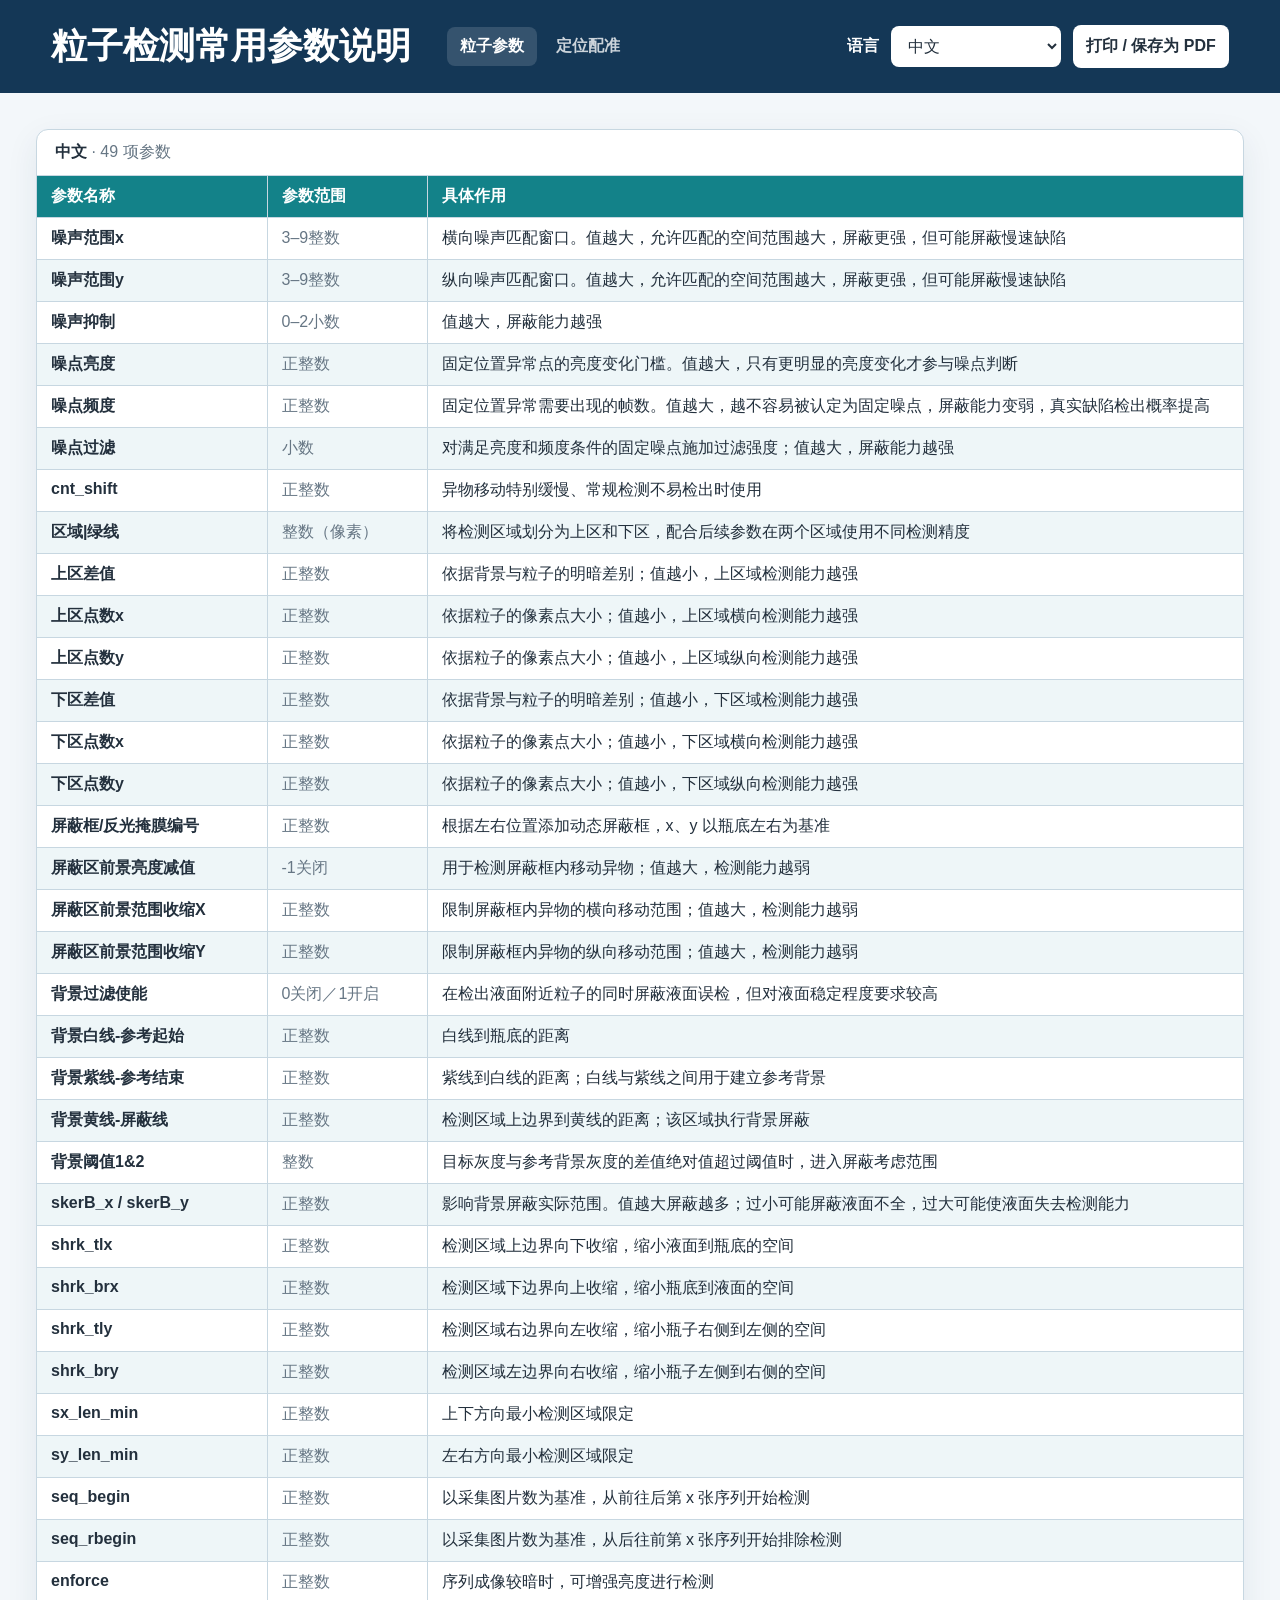
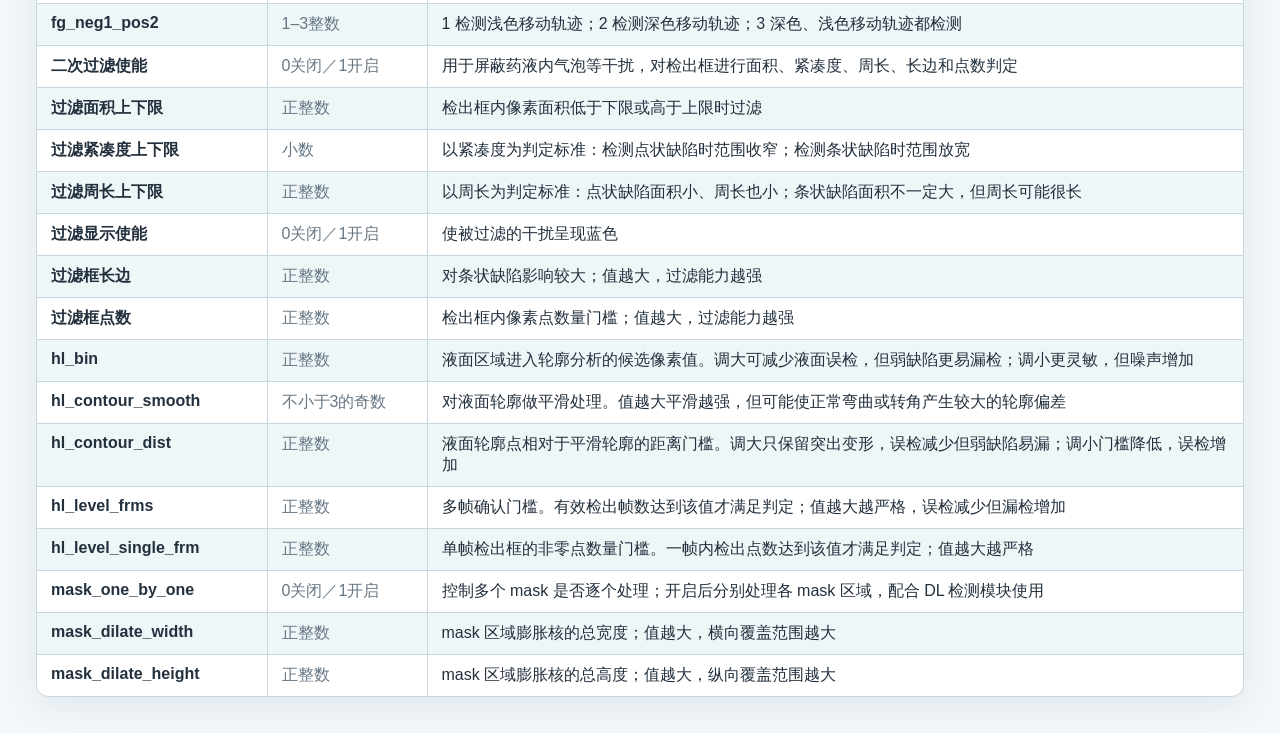
<file: index.html>
<!doctype html>
<html lang="zh-CN">
<head>
  <meta charset="utf-8">
  <meta name="viewport" content="width=device-width, initial-scale=1">
  <title>粒子检测常用参数说明</title>
  <style>
    :root {
      color-scheme: light;
      --navy: #143756;
      --teal: #138289;
      --page: #f3f7fa;
      --surface: #ffffff;
      --text: #23303d;
      --muted: #667684;
      --border: #c7d7e1;
      --alternate: #eef6f8;
      font-family: "Segoe UI", "Microsoft YaHei UI", Arial, sans-serif;
    }

    * { box-sizing: border-box; }

    body {
      margin: 0;
      background: var(--page);
      color: var(--text);
    }

    .app-header {
      display: flex;
      align-items: center;
      justify-content: space-between;
      gap: 24px;
      padding: 22px clamp(18px, 4vw, 56px);
      background: var(--navy);
      color: #fff;
    }

    .app-header h1 {
      margin: 0;
      font-size: clamp(22px, 3vw, 36px);
      font-weight: 600;
    }

    .header-main {
      display: flex;
      align-items: center;
      gap: clamp(18px, 3vw, 36px);
      min-width: 0;
    }

    .site-nav {
      display: flex;
      align-items: center;
      gap: 6px;
    }

    .site-nav a {
      padding: 9px 13px;
      border-radius: 8px;
      color: rgba(255, 255, 255, 0.78);
      font-weight: 600;
      text-decoration: none;
      white-space: nowrap;
    }

    .site-nav a:hover,
    .site-nav a[aria-current="page"] {
      background: rgba(255, 255, 255, 0.14);
      color: #fff;
    }

    .language-control {
      display: flex;
      align-items: center;
      gap: 12px;
      flex: 0 0 auto;
    }

    .language-control label {
      font-weight: 600;
      white-space: nowrap;
    }

    .language-control select,
    .print-button {
      padding: 10px 12px;
      border: 1px solid rgba(255, 255, 255, 0.58);
      border-radius: 8px;
      background: #fff;
      color: var(--text);
      font: inherit;
    }

    .language-control select {
      min-width: 170px;
      cursor: pointer;
    }

    .print-button {
      cursor: pointer;
      font-weight: 600;
    }

    main {
      padding: clamp(16px, 3vw, 36px);
    }

    .view[hidden] { display: none; }

    .registration-view {
      max-width: 1500px;
      margin: 0 auto;
    }

    .registration-heading h2 {
      margin: 0;
      color: var(--navy);
      font-size: clamp(26px, 4vw, 42px);
    }

    .registration-heading p {
      max-width: 760px;
      margin: 10px 0 0;
      color: var(--muted);
      font-size: 17px;
      line-height: 1.7;
    }

    .registration-layout {
      display: grid;
      gap: 22px;
      margin-top: 24px;
    }

    .registration-card {
      padding: clamp(18px, 3vw, 28px);
      border: 1px solid var(--border);
      border-radius: 14px;
      background: var(--surface);
      box-shadow: 0 10px 32px rgba(20, 55, 86, 0.08);
    }

    .registration-card h3 {
      margin: 0;
      color: var(--navy);
      font-size: 22px;
    }

    .registration-card > p {
      margin: 8px 0 0;
      color: var(--muted);
      line-height: 1.65;
    }

    .registration-card .table-shell {
      margin-top: 18px;
      box-shadow: none;
    }

    .registration-parameter-title { margin-top: 30px !important; }
    .registration-module-table td:first-child { width: 32%; }
    .registration-module-table td:nth-child(2) { color: var(--text); white-space: normal; }

    .registration-note {
      padding: 12px 14px;
      border-left: 4px solid var(--teal);
      border-radius: 6px;
      background: var(--alternate);
    }

    .table-shell {
      max-width: 1900px;
      margin: 0 auto;
      background: var(--surface);
      border: 1px solid var(--border);
      border-radius: 12px;
      overflow: hidden;
      box-shadow: 0 10px 32px rgba(20, 55, 86, 0.08);
    }

    .table-meta {
      padding: 12px 18px;
      color: var(--muted);
      border-bottom: 1px solid var(--border);
    }

    .table-meta strong {
      color: var(--text);
      font-weight: 600;
    }

    table {
      width: 100%;
      border-collapse: collapse;
      table-layout: auto;
    }

    thead {
      background: var(--teal);
      color: #fff;
    }

    th,
    td {
      padding: 10px 14px;
      border-right: 1px solid var(--border);
      border-bottom: 1px solid var(--border);
      text-align: left;
      vertical-align: top;
    }

    th {
      font-weight: 600;
      white-space: nowrap;
    }

    td:first-child {
      min-width: 230px;
      font-weight: 600;
    }

    td:nth-child(2) {
      min-width: 160px;
      color: var(--muted);
      white-space: nowrap;
    }

    tbody tr:nth-child(even) { background: var(--alternate); }
    tr:last-child td { border-bottom: 0; }
    th:last-child, td:last-child { border-right: 0; }

    @media (max-width: 760px) {
      .app-header {
        align-items: stretch;
        flex-direction: column;
      }

      .header-main {
        align-items: flex-start;
        flex-direction: column;
      }

      .site-nav {
        width: 100%;
      }

      .site-nav a {
        flex: 1;
        text-align: center;
      }

      .language-control {
        align-items: stretch;
        flex-direction: column;
      }

      .language-control select,
      .print-button { width: 100%; }

      .table-shell {
        border: 0;
        border-radius: 0;
        box-shadow: none;
        background: transparent;
      }

      .table-meta {
        background: var(--surface);
        border: 1px solid var(--border);
      }

      thead { display: none; }

      table,
      tbody,
      tr,
      td { display: block; width: 100%; }

      tbody {
        display: grid;
        gap: 12px;
        padding-top: 12px;
      }

      tbody tr {
        background: var(--surface);
        border: 1px solid var(--border);
        border-radius: 10px;
        overflow: hidden;
      }

      tbody tr:nth-child(even) { background: var(--surface); }

      td,
      td:first-child,
      td:nth-child(2) {
        min-width: 0;
        padding: 10px 12px;
        border-right: 0;
        white-space: normal;
      }

      td::before {
        display: block;
        margin-bottom: 4px;
        color: var(--muted);
        content: attr(data-label);
        font-weight: 400;
      }
    }

    @media print {
      @page { size: A4 landscape; margin: 8mm; }
      body { background: #fff; }
      .app-header { padding: 0 0 14px; background: #fff; color: #000; }
      .language-control,
      .site-nav { display: none; }
      main { padding: 0; }
      .table-shell { max-width: none; border-radius: 0; box-shadow: none; }
      .table-meta { padding: 8px 10px; }
      table { display: table; width: 100%; table-layout: fixed; }
      thead { display: table-header-group; }
      tbody { display: table-row-group; padding: 0; }
      tr,
      tbody tr,
      tbody tr:nth-child(even) {
        display: table-row;
        width: auto;
        border: 0;
        border-radius: 0;
        background: transparent;
        break-inside: avoid;
        page-break-inside: avoid;
      }
      th,
      td,
      td:first-child,
      td:nth-child(2) {
        display: table-cell;
        width: auto;
        min-width: 0;
        padding: 4px 6px;
        border-right: 1px solid var(--border);
        border-bottom: 1px solid var(--border);
        font-size: 8pt;
        white-space: normal;
      }
      th:nth-child(1), td:nth-child(1) { width: 22%; }
      th:nth-child(2), td:nth-child(2) { width: 14%; }
      th:nth-child(3), td:nth-child(3) { width: 64%; }
      td::before { display: none; content: none; }
    }
  </style>
</head>
<body>
  <header class="app-header">
    <div class="header-main">
      <h1 id="page-title">粒子检测常用参数说明</h1>
      <nav class="site-nav" aria-label="参数页面">
        <a id="nav-parameters" href="#particle" data-view-link="particle" aria-current="page">粒子参数</a>
        <a id="nav-registration" href="#location" data-view-link="location">定位配准</a>
      </nav>
    </div>
    <div class="language-control">
      <label id="language-label" for="language-select">语言 / Language</label>
      <select id="language-select" aria-label="选择语言">
        <option value="zh">中文</option>
        <option value="en">English</option>
        <option value="fr">Français</option>
        <option value="ru">Русский</option>
        <option value="tr">Türkçe</option>
        <option value="it">Italiano</option>
        <option value="es">Español</option>
      </select>
      <button id="print-button" class="print-button" type="button">打印 / 保存为 PDF</button>
    </div>
  </header>

  <main>
    <section id="parameters-view" class="view table-shell" data-view="particle" aria-labelledby="current-language">
      <div class="table-meta"><strong id="current-language">中文</strong> · <span id="parameter-count">49 项参数</span></div>
      <table>
        <thead>
          <tr>
            <th id="header-name" scope="col">参数名称</th>
            <th id="header-range" scope="col">参数范围</th>
            <th id="header-function" scope="col">具体作用</th>
          </tr>
        </thead>
        <tbody id="parameter-rows"></tbody>
      </table>
    </section>

    <section id="registration-view" class="view registration-view" data-view="location" hidden>
      <div class="registration-heading">
        <h2 id="registration-title">定位配准常用参数说明</h2>
        <p id="registration-copy">本页集中说明定位配准常用参数。</p>
      </div>
      <div class="registration-layout">
        <article class="registration-card">
          <h3 id="registration-modules-title">定位/配准模块</h3>
          <p id="registration-modules-intro">定位组通过不同模块分别查找瓶底、液面和瓶体左右边缘，并提供对应的配准基准。</p>
          <div class="table-shell registration-module-table">
            <div class="table-meta"><strong id="registration-modules-language">中文</strong> · <span id="registration-modules-count">7 项功能模块</span></div>
            <table>
              <thead><tr><th id="registration-module-header-name" scope="col">模块名称</th><th id="registration-module-header-function" scope="col">具体作用</th></tr></thead>
              <tbody id="registration-module-rows"></tbody>
            </table>
          </div>
          <h3 id="registration-table-title" class="registration-parameter-title">定位配准参数说明</h3>
          <p id="registration-intro">根据离线程序定位配准界面及 XML 字段整理。</p>
          <div class="table-shell registration-parameter-table">
            <div class="table-meta"><strong id="registration-current-language">中文</strong> · <span id="registration-count">15 项参数</span></div>
            <table>
              <thead><tr><th id="registration-header-name" scope="col">参数名称</th><th id="registration-header-range" scope="col">参数范围</th><th id="registration-header-function" scope="col">具体作用</th></tr></thead>
              <tbody id="registration-rows"></tbody>
            </table>
          </div>
          <p id="registration-note" class="registration-note">参数值为 -1 时通常表示关闭或不启用对应限制；调整前建议先保存原始 XML。</p>
        </article>
      </div>
    </section>
  </main>

  <script src="registration-parameters.js"></script>
  <script>
    const versions = {
  "zh": {
    "htmlLang": "zh-CN",
    "name": "中文",
    "title": "粒子检测常用参数说明",
    "label": "语言 / Language",
    "headers": [
      "参数名称",
      "参数范围",
      "具体作用"
    ],
    "count": "49 项参数",
    "print": "打印 / 保存为 PDF",
    "rows": [
      [
        "噪声范围x",
        "3–9整数",
        "横向噪声匹配窗口。值越大，允许匹配的空间范围越大，屏蔽更强，但可能屏蔽慢速缺陷"
      ],
      [
        "噪声范围y",
        "3–9整数",
        "纵向噪声匹配窗口。值越大，允许匹配的空间范围越大，屏蔽更强，但可能屏蔽慢速缺陷"
      ],
      [
        "噪声抑制",
        "0–2小数",
        "值越大，屏蔽能力越强"
      ],
      [
        "噪点亮度",
        "正整数",
        "固定位置异常点的亮度变化门槛。值越大，只有更明显的亮度变化才参与噪点判断"
      ],
      [
        "噪点频度",
        "正整数",
        "固定位置异常需要出现的帧数。值越大，越不容易被认定为固定噪点，屏蔽能力变弱，真实缺陷检出概率提高"
      ],
      [
        "噪点过滤",
        "小数",
        "对满足亮度和频度条件的固定噪点施加过滤强度；值越大，屏蔽能力越强"
      ],
      [
        "cnt_shift",
        "正整数",
        "异物移动特别缓慢、常规检测不易检出时使用"
      ],
      [
        "区域|绿线",
        "整数（像素）",
        "将检测区域划分为上区和下区，配合后续参数在两个区域使用不同检测精度"
      ],
      [
        "上区差值",
        "正整数",
        "依据背景与粒子的明暗差别；值越小，上区域检测能力越强"
      ],
      [
        "上区点数x",
        "正整数",
        "依据粒子的像素点大小；值越小，上区域横向检测能力越强"
      ],
      [
        "上区点数y",
        "正整数",
        "依据粒子的像素点大小；值越小，上区域纵向检测能力越强"
      ],
      [
        "下区差值",
        "正整数",
        "依据背景与粒子的明暗差别；值越小，下区域检测能力越强"
      ],
      [
        "下区点数x",
        "正整数",
        "依据粒子的像素点大小；值越小，下区域横向检测能力越强"
      ],
      [
        "下区点数y",
        "正整数",
        "依据粒子的像素点大小；值越小，下区域纵向检测能力越强"
      ],
      [
        "屏蔽框/反光掩膜编号",
        "正整数",
        "根据左右位置添加动态屏蔽框，x、y 以瓶底左右为基准"
      ],
      [
        "屏蔽区前景亮度减值",
        "-1关闭",
        "用于检测屏蔽框内移动异物；值越大，检测能力越弱"
      ],
      [
        "屏蔽区前景范围收缩X",
        "正整数",
        "限制屏蔽框内异物的横向移动范围；值越大，检测能力越弱"
      ],
      [
        "屏蔽区前景范围收缩Y",
        "正整数",
        "限制屏蔽框内异物的纵向移动范围；值越大，检测能力越弱"
      ],
      [
        "背景过滤使能",
        "0关闭／1开启",
        "在检出液面附近粒子的同时屏蔽液面误检，但对液面稳定程度要求较高"
      ],
      [
        "背景白线-参考起始",
        "正整数",
        "白线到瓶底的距离"
      ],
      [
        "背景紫线-参考结束",
        "正整数",
        "紫线到白线的距离；白线与紫线之间用于建立参考背景"
      ],
      [
        "背景黄线-屏蔽线",
        "正整数",
        "检测区域上边界到黄线的距离；该区域执行背景屏蔽"
      ],
      [
        "背景阈值1&2",
        "整数",
        "目标灰度与参考背景灰度的差值绝对值超过阈值时，进入屏蔽考虑范围"
      ],
      [
        "skerB_x / skerB_y",
        "正整数",
        "影响背景屏蔽实际范围。值越大屏蔽越多；过小可能屏蔽液面不全，过大可能使液面失去检测能力"
      ],
      [
        "shrk_tlx",
        "正整数",
        "检测区域上边界向下收缩，缩小液面到瓶底的空间"
      ],
      [
        "shrk_brx",
        "正整数",
        "检测区域下边界向上收缩，缩小瓶底到液面的空间"
      ],
      [
        "shrk_tly",
        "正整数",
        "检测区域右边界向左收缩，缩小瓶子右侧到左侧的空间"
      ],
      [
        "shrk_bry",
        "正整数",
        "检测区域左边界向右收缩，缩小瓶子左侧到右侧的空间"
      ],
      [
        "sx_len_min",
        "正整数",
        "上下方向最小检测区域限定"
      ],
      [
        "sy_len_min",
        "正整数",
        "左右方向最小检测区域限定"
      ],
      [
        "seq_begin",
        "正整数",
        "以采集图片数为基准，从前往后第 x 张序列开始检测"
      ],
      [
        "seq_rbegin",
        "正整数",
        "以采集图片数为基准，从后往前第 x 张序列开始排除检测"
      ],
      [
        "enforce",
        "正整数",
        "序列成像较暗时，可增强亮度进行检测"
      ],
      [
        "fg_neg1_pos2",
        "1–3整数",
        "1 检测浅色移动轨迹；2 检测深色移动轨迹；3 深色、浅色移动轨迹都检测"
      ],
      [
        "二次过滤使能",
        "0关闭／1开启",
        "用于屏蔽药液内气泡等干扰，对检出框进行面积、紧凑度、周长、长边和点数判定"
      ],
      [
        "过滤面积上下限",
        "正整数",
        "检出框内像素面积低于下限或高于上限时过滤"
      ],
      [
        "过滤紧凑度上下限",
        "小数",
        "以紧凑度为判定标准：检测点状缺陷时范围收窄；检测条状缺陷时范围放宽"
      ],
      [
        "过滤周长上下限",
        "正整数",
        "以周长为判定标准：点状缺陷面积小、周长也小；条状缺陷面积不一定大，但周长可能很长"
      ],
      [
        "过滤显示使能",
        "0关闭／1开启",
        "使被过滤的干扰呈现蓝色"
      ],
      [
        "过滤框长边",
        "正整数",
        "对条状缺陷影响较大；值越大，过滤能力越强"
      ],
      [
        "过滤框点数",
        "正整数",
        "检出框内像素点数量门槛；值越大，过滤能力越强"
      ],
      [
        "hl_bin",
        "正整数",
        "液面区域进入轮廓分析的候选像素值。调大可减少液面误检，但弱缺陷更易漏检；调小更灵敏，但噪声增加"
      ],
      [
        "hl_contour_smooth",
        "不小于3的奇数",
        "对液面轮廓做平滑处理。值越大平滑越强，但可能使正常弯曲或转角产生较大的轮廓偏差"
      ],
      [
        "hl_contour_dist",
        "正整数",
        "液面轮廓点相对于平滑轮廓的距离门槛。调大只保留突出变形，误检减少但弱缺陷易漏；调小门槛降低，误检增加"
      ],
      [
        "hl_level_frms",
        "正整数",
        "多帧确认门槛。有效检出帧数达到该值才满足判定；值越大越严格，误检减少但漏检增加"
      ],
      [
        "hl_level_single_frm",
        "正整数",
        "单帧检出框的非零点数量门槛。一帧内检出点数达到该值才满足判定；值越大越严格"
      ],
      [
        "mask_one_by_one",
        "0关闭／1开启",
        "控制多个 mask 是否逐个处理；开启后分别处理各 mask 区域，配合 DL 检测模块使用"
      ],
      [
        "mask_dilate_width",
        "正整数",
        "mask 区域膨胀核的总宽度；值越大，横向覆盖范围越大"
      ],
      [
        "mask_dilate_height",
        "正整数",
        "mask 区域膨胀核的总高度；值越大，纵向覆盖范围越大"
      ]
    ]
  },
  "en": {
    "htmlLang": "en",
    "name": "English",
    "title": "Common Particle Detection Parameters",
    "label": "Language",
    "headers": [
      "Parameter",
      "Range",
      "Function"
    ],
    "count": "49 parameters",
    "print": "Print / Save as PDF",
    "rows": [
      [
        "Noise matching range X",
        "Integer 3–9",
        "Horizontal noise-matching window; larger values allow matching over a wider area and provide stronger masking, but may also mask slowly moving defects"
      ],
      [
        "Noise matching range Y",
        "Integer 3–9",
        "Vertical noise-matching window; larger values allow matching over a wider area and provide stronger masking, but may also mask slowly moving defects"
      ],
      [
        "Noise suppression",
        "Decimal 0–2",
        "Larger values provide stronger masking"
      ],
      [
        "Noise brightness threshold",
        "Positive integer",
        "Brightness-change threshold for anomalies at fixed positions; larger values include only more pronounced changes in noise-point evaluation"
      ],
      [
        "Noise occurrence threshold",
        "Positive integer",
        "Required frame count for a fixed-position anomaly; larger values make fixed-noise classification harder, weaken masking, and improve real-defect detection"
      ],
      [
        "Noise filtering strength",
        "Decimal",
        "Filtering strength applied to fixed noise points that meet the brightness and frequency conditions; larger values provide stronger masking"
      ],
      [
        "cnt_shift",
        "Positive integer",
        "Used when very slowly moving foreign particles are difficult to detect with normal settings"
      ],
      [
        "Region boundary (green line)",
        "Integer (pixels)",
        "Divides the detection area into upper and lower zones so that different detection sensitivities can be applied"
      ],
      [
        "Upper region difference threshold",
        "Positive integer",
        "Brightness-difference threshold between the background and particle; smaller values increase upper-zone sensitivity"
      ],
      [
        "Upper region pixel count X",
        "Positive integer",
        "Based on particle size in pixels; smaller values increase horizontal sensitivity in the upper zone"
      ],
      [
        "Upper region pixel count Y",
        "Positive integer",
        "Based on particle size in pixels; smaller values increase vertical sensitivity in the upper zone"
      ],
      [
        "Lower region difference threshold",
        "Positive integer",
        "Brightness-difference threshold between the background and particle; smaller values increase lower-zone sensitivity"
      ],
      [
        "Lower region pixel count X",
        "Positive integer",
        "Based on particle size in pixels; smaller values increase horizontal sensitivity in the lower zone"
      ],
      [
        "Lower region pixel count Y",
        "Positive integer",
        "Based on particle size in pixels; smaller values increase vertical sensitivity in the lower zone"
      ],
      [
        "Masking box / reflection mask index",
        "Positive integer",
        "Width, height, X, and Y parameters for dynamic left/right masking boxes, referenced to the bottle-bottom sides"
      ],
      [
        "Masked-region foreground brightness reduction",
        "-1 = Off",
        "Used to detect moving foreign particles inside the masking box; larger values reduce detection sensitivity"
      ],
      [
        "Masked-region foreground range reduction X",
        "Positive integer",
        "Restricts the horizontal motion range inside the masking box; larger values reduce detection sensitivity"
      ],
      [
        "Masked-region foreground range reduction Y",
        "Positive integer",
        "Restricts the vertical motion range inside the masking box; larger values reduce detection sensitivity"
      ],
      [
        "Enable background filtering",
        "0 = Off / 1 = On",
        "Suppresses false detections near the liquid surface while retaining nearby particles, but requires a stable liquid surface"
      ],
      [
        "Background reference start (white line)",
        "Positive integer",
        "Distance from the white line to the bottle bottom"
      ],
      [
        "Background reference end (purple line)",
        "Positive integer",
        "Distance from the purple line to the white line; the area between them is used to build the reference background"
      ],
      [
        "Background masking boundary (yellow line)",
        "Positive integer",
        "Distance from the top of the detection area to the yellow line; this area is background-masked"
      ],
      [
        "Background thresholds 1 and 2",
        "Integer",
        "A region is considered for masking when the absolute gray-value difference from the reference background exceeds the threshold"
      ],
      [
        "skerB_x / skerB_y",
        "Positive integer",
        "Controls the actual background-masking range; too small may leave the liquid surface incompletely masked, while too large may disable surface detection"
      ],
      [
        "shrk_tlx",
        "Positive integer",
        "Moves the top boundary downward, reducing the space between the liquid surface and bottle bottom"
      ],
      [
        "shrk_brx",
        "Positive integer",
        "Moves the bottom boundary upward, reducing the space between the bottle bottom and liquid surface"
      ],
      [
        "shrk_tly",
        "Positive integer",
        "Moves the right boundary leftward, reducing the detection width from right to left"
      ],
      [
        "shrk_bry",
        "Positive integer",
        "Moves the left boundary rightward, reducing the detection width from left to right"
      ],
      [
        "sx_len_min",
        "Positive integer",
        "Minimum detection-area limit in the vertical direction"
      ],
      [
        "sy_len_min",
        "Positive integer",
        "Minimum detection-area limit in the horizontal direction"
      ],
      [
        "seq_begin",
        "Positive integer",
        "Starts detection at frame X when counting forward through the acquired image sequence"
      ],
      [
        "seq_rbegin",
        "Positive integer",
        "Excludes detection from frame X when counting backward through the acquired image sequence"
      ],
      [
        "enforce",
        "Positive integer",
        "Enhances brightness for detection when the image sequence is too dark"
      ],
      [
        "fg_neg1_pos2",
        "Integer 1–3",
        "1 detects light tracks; 2 detects dark tracks; 3 detects both light and dark tracks"
      ],
      [
        "Enable secondary filtering",
        "0 = Off / 1 = On",
        "Suppresses bubbles and similar liquid interference by evaluating area, compactness, perimeter, long side, and point count"
      ],
      [
        "Filter area limits",
        "Positive integer",
        "Filters a detection box when its pixel area is below the lower limit or above the upper limit"
      ],
      [
        "Filter compactness limits",
        "Decimal",
        "Uses compactness as the criterion; narrow the range for point defects and widen it for elongated defects"
      ],
      [
        "Filter perimeter limits",
        "Positive integer",
        "Uses perimeter as the criterion; point defects usually have a small area and perimeter, while elongated defects may have a long perimeter"
      ],
      [
        "Show filtered regions",
        "0 = Off / 1 = On",
        "Displays filtered interference in blue"
      ],
      [
        "Filter bounding-box long side",
        "Positive integer",
        "Strongly affects elongated defects; larger values increase filtering strength"
      ],
      [
        "Filter bounding-box pixel count",
        "Positive integer",
        "Pixel-count threshold inside the detection box; larger values increase filtering strength"
      ],
      [
        "hl_bin",
        "Positive integer",
        "Candidate pixel value for liquid-surface contour analysis; increasing it reduces false detections but may miss weak defects, while decreasing it raises noise"
      ],
      [
        "hl_contour_smooth",
        "Odd integer ≥ 3",
        "Smooths the liquid-surface contour; larger values increase smoothing but may create larger deviations at normal curves or corners"
      ],
      [
        "hl_contour_dist",
        "Positive integer",
        "Distance threshold from the liquid-surface contour to the smoothed contour; larger values keep only pronounced deformation, reducing false alarms but missing weak defects"
      ],
      [
        "hl_level_frms",
        "Positive integer",
        "Multi-frame confirmation threshold; more valid detection frames are required as the value increases, reducing false alarms but increasing misses"
      ],
      [
        "hl_level_single_frm",
        "Positive integer",
        "Nonzero-point threshold in a single-frame detection box; the box passes when its point count reaches the value, so larger values are stricter"
      ],
      [
        "mask_one_by_one",
        "0 = Off / 1 = On",
        "Controls whether multiple masks are processed individually; when enabled, each mask area is processed separately with the DL detection module"
      ],
      [
        "mask_dilate_width",
        "Positive integer",
        "Total width of the mask dilation kernel; larger values increase horizontal coverage"
      ],
      [
        "mask_dilate_height",
        "Positive integer",
        "Total height of the mask dilation kernel; larger values increase vertical coverage"
      ]
    ]
  },
  "fr": {
    "htmlLang": "fr",
    "name": "Français",
    "title": "Paramètres courants de détection de particules",
    "label": "Langue",
    "headers": [
      "Paramètre",
      "Plage",
      "Fonction"
    ],
    "count": "49 paramètres",
    "print": "Imprimer / Enregistrer en PDF",
    "rows": [
      [
        "Plage de bruit X",
        "Entier de 3 à 9",
        "Fenêtre horizontale d’appariement du bruit ; une valeur élevée élargit la zone d’appariement et renforce le masquage, mais peut masquer les défauts lents"
      ],
      [
        "Plage de bruit Y",
        "Entier de 3 à 9",
        "Fenêtre verticale d’appariement du bruit ; une valeur élevée élargit la zone d’appariement et renforce le masquage, mais peut masquer les défauts lents"
      ],
      [
        "Suppression du bruit",
        "Décimal de 0 à 2",
        "Une valeur élevée renforce le masquage"
      ],
      [
        "Luminosité des points parasites",
        "Entier positif",
        "Seuil de variation lumineuse des anomalies fixes ; une valeur élevée ne retient que les variations plus marquées pour l’analyse"
      ],
      [
        "Fréquence des points parasites",
        "Entier positif",
        "Nombre d’images requis pour une anomalie fixe ; une valeur élevée rend son classement comme bruit fixe plus difficile et favorise la détection des défauts réels"
      ],
      [
        "Intensité du filtrage du bruit",
        "Décimal",
        "Intensité du filtrage appliqué aux points fixes satisfaisant les critères de luminosité et de fréquence ; une valeur élevée renforce le masquage"
      ],
      [
        "cnt_shift",
        "Entier positif",
        "À utiliser lorsque des particules étrangères très lentes sont difficiles à détecter avec les réglages normaux"
      ],
      [
        "Limite de zone (ligne verte)",
        "Entier (pixels)",
        "Divise la zone de détection en partie supérieure et inférieure afin d’appliquer des sensibilités différentes"
      ],
      [
        "Seuil de différence de la zone supérieure",
        "Entier positif",
        "Fondé sur l’écart de luminosité entre le fond et la particule ; une valeur faible augmente la sensibilité de la zone supérieure"
      ],
      [
        "Nombre de points X zone supérieure",
        "Entier positif",
        "Fondé sur la taille de la particule en pixels ; une valeur faible augmente la sensibilité horizontale de la zone supérieure"
      ],
      [
        "Nombre de points Y zone supérieure",
        "Entier positif",
        "Fondé sur la taille de la particule en pixels ; une valeur faible augmente la sensibilité verticale de la zone supérieure"
      ],
      [
        "Seuil de différence de la zone inférieure",
        "Entier positif",
        "Fondé sur l’écart de luminosité entre le fond et la particule ; une valeur faible augmente la sensibilité de la zone inférieure"
      ],
      [
        "Nombre de points X zone inférieure",
        "Entier positif",
        "Fondé sur la taille de la particule en pixels ; une valeur faible augmente la sensibilité horizontale de la zone inférieure"
      ],
      [
        "Nombre de points Y zone inférieure",
        "Entier positif",
        "Fondé sur la taille de la particule en pixels ; une valeur faible augmente la sensibilité verticale de la zone inférieure"
      ],
      [
        "Paramètres des cadres de masquage gauche/droit",
        "Entier positif",
        "Définit la largeur, la hauteur, X et Y des cadres de masquage dynamiques gauche/droit, référencés aux côtés du fond du flacon"
      ],
      [
        "Réduction de luminosité du premier plan masqué",
        "-1 = désactivé",
        "Sert à détecter les particules mobiles dans le cadre de masquage ; une valeur élevée réduit la sensibilité"
      ],
      [
        "Réduction de plage du premier plan masqué X",
        "Entier positif",
        "Limite le déplacement horizontal dans le cadre de masquage ; une valeur élevée réduit la sensibilité"
      ],
      [
        "Réduction de plage du premier plan masqué Y",
        "Entier positif",
        "Limite le déplacement vertical dans le cadre de masquage ; une valeur élevée réduit la sensibilité"
      ],
      [
        "Activation du filtrage de fond",
        "0 = désactivé / 1 = activé",
        "Réduit les fausses détections près de la surface du liquide tout en conservant les particules proches, mais exige une surface stable"
      ],
      [
        "Ligne blanche du fond – début de référence",
        "Entier positif",
        "Distance entre la ligne blanche et le fond du flacon"
      ],
      [
        "Ligne violette du fond – fin de référence",
        "Entier positif",
        "Distance entre la ligne violette et la ligne blanche ; la zone comprise entre elles sert à établir le fond de référence"
      ],
      [
        "Ligne jaune du fond – ligne de masquage",
        "Entier positif",
        "Distance entre le bord supérieur de la zone de détection et la ligne jaune ; cette zone est masquée par le fond"
      ],
      [
        "Seuils de fond 1 et 2",
        "Entier",
        "Une zone est envisagée pour le masquage lorsque l’écart absolu de niveau de gris avec le fond de référence dépasse le seuil"
      ],
      [
        "skerB_x / skerB_y",
        "Entier positif",
        "Règle la portée réelle du masquage de fond ; trop faible, la surface peut être mal masquée ; trop élevée, sa détection peut être supprimée"
      ],
      [
        "shrk_tlx",
        "Entier positif",
        "Déplace la limite supérieure vers le bas et réduit l’espace entre la surface du liquide et le fond du flacon"
      ],
      [
        "shrk_brx",
        "Entier positif",
        "Déplace la limite inférieure vers le haut et réduit l’espace entre le fond du flacon et la surface du liquide"
      ],
      [
        "shrk_tly",
        "Entier positif",
        "Déplace la limite droite vers la gauche et réduit la largeur de détection de droite à gauche"
      ],
      [
        "shrk_bry",
        "Entier positif",
        "Déplace la limite gauche vers la droite et réduit la largeur de détection de gauche à droite"
      ],
      [
        "sx_len_min",
        "Entier positif",
        "Limite minimale de la zone de détection dans le sens vertical"
      ],
      [
        "sy_len_min",
        "Entier positif",
        "Limite minimale de la zone de détection dans le sens horizontal"
      ],
      [
        "seq_begin",
        "Entier positif",
        "Démarre la détection à l’image X en comptant depuis le début de la séquence acquise"
      ],
      [
        "seq_rbegin",
        "Entier positif",
        "Exclut la détection à partir de l’image X en comptant depuis la fin de la séquence acquise"
      ],
      [
        "enforce",
        "Entier positif",
        "Renforce la luminosité pour la détection lorsque la séquence est trop sombre"
      ],
      [
        "fg_neg1_pos2",
        "Entier de 1 à 3",
        "1 détecte les traces claires ; 2 détecte les traces sombres ; 3 détecte les traces claires et sombres"
      ],
      [
        "Activation du filtrage secondaire",
        "0 = désactivé / 1 = activé",
        "Élimine les bulles et perturbations similaires en évaluant aire, compacité, périmètre, grand côté et nombre de points"
      ],
      [
        "Limites d’aire du filtre",
        "Entier positif",
        "Filtre un cadre détecté lorsque son aire en pixels est inférieure à la limite basse ou supérieure à la limite haute"
      ],
      [
        "Limites de compacité du filtre",
        "Décimal",
        "Utilise la compacité comme critère ; resserrer la plage pour les défauts ponctuels et l’élargir pour les défauts allongés"
      ],
      [
        "Limites de périmètre du filtre",
        "Entier positif",
        "Utilise le périmètre comme critère ; les défauts ponctuels ont généralement une petite aire et un petit périmètre, les défauts allongés un périmètre long"
      ],
      [
        "Affichage du filtrage",
        "0 = désactivé / 1 = activé",
        "Affiche en bleu les perturbations filtrées"
      ],
      [
        "Grand côté du cadre filtré",
        "Entier positif",
        "Influe fortement sur les défauts allongés ; une valeur élevée renforce le filtrage"
      ],
      [
        "Nombre de points du cadre filtré",
        "Entier positif",
        "Seuil du nombre de pixels dans le cadre détecté ; une valeur élevée renforce le filtrage"
      ],
      [
        "hl_bin",
        "Entier positif",
        "Valeur candidate pour l’analyse du contour de surface ; l’augmenter réduit les fausses détections mais peut manquer les défauts faibles, la réduire augmente le bruit"
      ],
      [
        "hl_contour_smooth",
        "Entier impair ≥ 3",
        "Lisse le contour de la surface du liquide ; une valeur élevée accentue le lissage mais peut créer des écarts aux courbes ou angles normaux"
      ],
      [
        "hl_contour_dist",
        "Entier positif",
        "Seuil de distance entre le contour de surface et le contour lissé ; une valeur élevée ne conserve que les déformations marquées, avec moins de faux positifs mais plus de défauts faibles manqués"
      ],
      [
        "hl_level_frms",
        "Entier positif",
        "Seuil de confirmation multi-image ; une valeur élevée exige davantage d’images valides, réduit les faux positifs mais augmente les défauts manqués"
      ],
      [
        "hl_level_single_frm",
        "Entier positif",
        "Seuil de points non nuls dans un cadre sur une image ; le cadre est validé quand le nombre atteint cette valeur, donc une valeur élevée est plus stricte"
      ],
      [
        "mask_one_by_one",
        "0 = désactivé / 1 = activé",
        "Détermine si plusieurs masques sont traités séparément ; si activé, chaque zone de masque est traitée avec le module de détection DL"
      ],
      [
        "mask_dilate_width",
        "Entier positif",
        "Largeur totale du noyau de dilatation du masque ; une valeur élevée augmente la couverture horizontale"
      ],
      [
        "mask_dilate_height",
        "Entier positif",
        "Hauteur totale du noyau de dilatation du masque ; une valeur élevée augmente la couverture verticale"
      ]
    ]
  },
  "ru": {
    "htmlLang": "ru",
    "name": "Русский",
    "title": "Основные параметры обнаружения частиц",
    "label": "Язык",
    "headers": [
      "Параметр",
      "Диапазон",
      "Назначение"
    ],
    "count": "49 параметров",
    "print": "Печать / Сохранить как PDF",
    "rows": [
      [
        "Диапазон шума X",
        "Целое число 3–9",
        "Горизонтальное окно сопоставления шума; большее значение расширяет область сопоставления и усиливает маскирование, но может скрыть медленно движущиеся дефекты"
      ],
      [
        "Диапазон шума Y",
        "Целое число 3–9",
        "Вертикальное окно сопоставления шума; большее значение расширяет область сопоставления и усиливает маскирование, но может скрыть медленно движущиеся дефекты"
      ],
      [
        "Подавление шума",
        "Десятичное число 0–2",
        "Чем больше значение, тем сильнее маскирование"
      ],
      [
        "Яркость шумовых точек",
        "Положительное целое",
        "Порог изменения яркости аномалии в фиксированной позиции; при большем значении учитываются только более выраженные изменения"
      ],
      [
        "Частота шумовых точек",
        "Положительное целое",
        "Требуемое число кадров с аномалией в фиксированной позиции; большее значение затрудняет признание ее постоянным шумом и повышает вероятность обнаружения реального дефекта"
      ],
      [
        "Интенсивность фильтрации шума",
        "Десятичное число",
        "Интенсивность фильтрации фиксированных точек, отвечающих условиям яркости и частоты; большее значение усиливает маскирование"
      ],
      [
        "cnt_shift",
        "Положительное целое",
        "Используется, когда очень медленно движущиеся посторонние частицы трудно обнаружить обычными настройками"
      ],
      [
        "Граница области (зелёная линия)",
        "Целое число (пиксели)",
        "Делит область контроля на верхнюю и нижнюю зоны, позволяя задать для них разную чувствительность"
      ],
      [
        "Порог разности в верхней области",
        "Положительное целое",
        "Учитывает разность яркости фона и частицы; меньшее значение повышает чувствительность верхней зоны"
      ],
      [
        "Число точек X верхней зоны",
        "Положительное целое",
        "Учитывает размер частицы в пикселях; меньшее значение повышает горизонтальную чувствительность верхней зоны"
      ],
      [
        "Число точек Y верхней зоны",
        "Положительное целое",
        "Учитывает размер частицы в пикселях; меньшее значение повышает вертикальную чувствительность верхней зоны"
      ],
      [
        "Порог разности в нижней области",
        "Положительное целое",
        "Учитывает разность яркости фона и частицы; меньшее значение повышает чувствительность нижней зоны"
      ],
      [
        "Число точек X нижней зоны",
        "Положительное целое",
        "Учитывает размер частицы в пикселях; меньшее значение повышает горизонтальную чувствительность нижней зоны"
      ],
      [
        "Число точек Y нижней зоны",
        "Положительное целое",
        "Учитывает размер частицы в пикселях; меньшее значение повышает вертикальную чувствительность нижней зоны"
      ],
      [
        "Параметры левой/правой рамки маскирования",
        "Положительное целое",
        "Задаёт ширину, высоту, X и Y динамических левой и правой рамок маскирования относительно сторон дна флакона"
      ],
      [
        "Уменьшение яркости переднего плана в маске",
        "-1 = выкл.",
        "Применяется для обнаружения движущихся частиц внутри рамки маскирования; большее значение снижает чувствительность"
      ],
      [
        "Сжатие диапазона переднего плана X",
        "Положительное целое",
        "Ограничивает горизонтальное перемещение внутри рамки маскирования; большее значение снижает чувствительность"
      ],
      [
        "Сжатие диапазона переднего плана Y",
        "Положительное целое",
        "Ограничивает вертикальное перемещение внутри рамки маскирования; большее значение снижает чувствительность"
      ],
      [
        "Включение фильтрации фона",
        "0 = выкл. / 1 = вкл.",
        "Подавляет ложные срабатывания у поверхности жидкости, сохраняя обнаружение близких частиц, но требует стабильной поверхности"
      ],
      [
        "Белая линия фона — начало эталона",
        "Положительное целое",
        "Расстояние от белой линии до дна флакона"
      ],
      [
        "Фиолетовая линия фона — конец эталона",
        "Положительное целое",
        "Расстояние от фиолетовой линии до белой; область между ними используется для построения эталонного фона"
      ],
      [
        "Желтая линия фона — линия маскирования",
        "Положительное целое",
        "Расстояние от верхней границы области контроля до желтой линии; эта область маскируется по фону"
      ],
      [
        "Пороги фона 1 и 2",
        "Целое число",
        "Область рассматривается для маскирования, если модуль разности яркости с эталонным фоном превышает порог"
      ],
      [
        "skerB_x / skerB_y",
        "Положительное целое",
        "Задает фактическую область маскирования фона; слишком малое значение может не полностью скрыть поверхность, слишком большое — отключить ее контроль"
      ],
      [
        "shrk_tlx",
        "Положительное целое",
        "Сдвигает верхнюю границу вниз, уменьшая пространство между поверхностью жидкости и дном флакона"
      ],
      [
        "shrk_brx",
        "Положительное целое",
        "Сдвигает нижнюю границу вверх, уменьшая пространство между дном флакона и поверхностью жидкости"
      ],
      [
        "shrk_tly",
        "Положительное целое",
        "Сдвигает правую границу влево, уменьшая ширину области контроля справа налево"
      ],
      [
        "shrk_bry",
        "Положительное целое",
        "Сдвигает левую границу вправо, уменьшая ширину области контроля слева направо"
      ],
      [
        "sx_len_min",
        "Положительное целое",
        "Минимальный размер области контроля по вертикали"
      ],
      [
        "sy_len_min",
        "Положительное целое",
        "Минимальный размер области контроля по горизонтали"
      ],
      [
        "seq_begin",
        "Положительное целое",
        "Начинает контроль с кадра X при отсчете от начала полученной последовательности"
      ],
      [
        "seq_rbegin",
        "Положительное целое",
        "Исключает контроль начиная с кадра X при отсчете от конца полученной последовательности"
      ],
      [
        "enforce",
        "Положительное целое",
        "Повышает яркость для контроля, если последовательность изображений слишком темная"
      ],
      [
        "fg_neg1_pos2",
        "Целое число 1–3",
        "1 обнаруживает светлые следы; 2 — темные следы; 3 — светлые и темные следы"
      ],
      [
        "Включение вторичной фильтрации",
        "0 = выкл. / 1 = вкл.",
        "Подавляет пузырьки и подобные помехи в жидкости по площади, компактности, периметру, длинной стороне и числу точек"
      ],
      [
        "Пределы площади фильтра",
        "Положительное целое",
        "Отфильтровывает рамку, если ее площадь в пикселях ниже нижнего или выше верхнего предела"
      ],
      [
        "Пределы компактности фильтра",
        "Десятичное число",
        "Использует компактность как критерий; диапазон сужают для точечных дефектов и расширяют для вытянутых"
      ],
      [
        "Пределы периметра фильтра",
        "Положительное целое",
        "Использует периметр как критерий; у точечных дефектов обычно малы площадь и периметр, а у вытянутых периметр может быть большим"
      ],
      [
        "Отображение фильтрации",
        "0 = выкл. / 1 = вкл.",
        "Показывает отфильтрованные помехи синим цветом"
      ],
      [
        "Длинная сторона рамки фильтра",
        "Положительное целое",
        "Сильно влияет на вытянутые дефекты; большее значение усиливает фильтрацию"
      ],
      [
        "Число точек в рамке фильтра",
        "Положительное целое",
        "Порог числа пикселей внутри рамки обнаружения; большее значение усиливает фильтрацию"
      ],
      [
        "hl_bin",
        "Положительное целое",
        "Значение пикселя-кандидата для анализа контура поверхности; увеличение снижает ложные срабатывания, но может пропустить слабые дефекты, уменьшение повышает шум"
      ],
      [
        "hl_contour_smooth",
        "Нечетное целое ≥ 3",
        "Сглаживает контур поверхности жидкости; большее значение усиливает сглаживание, но может создать отклонения на нормальных изгибах и углах"
      ],
      [
        "hl_contour_dist",
        "Положительное целое",
        "Порог расстояния от контура поверхности до сглаженного контура; большее значение оставляет только выраженные деформации, снижая ложные срабатывания, но пропуская слабые дефекты"
      ],
      [
        "hl_level_frms",
        "Положительное целое",
        "Порог многокадрового подтверждения; большее значение требует больше кадров с обнаружением, снижает ложные срабатывания, но увеличивает пропуски"
      ],
      [
        "hl_level_single_frm",
        "Положительное целое",
        "Порог ненулевых точек в рамке одного кадра; рамка проходит проверку при достижении этого числа, поэтому большее значение строже"
      ],
      [
        "mask_one_by_one",
        "0 = выкл. / 1 = вкл.",
        "Определяет, обрабатываются ли несколько масок отдельно; при включении каждая область маски обрабатывается модулем DL отдельно"
      ],
      [
        "mask_dilate_width",
        "Положительное целое",
        "Полная ширина ядра расширения маски; большее значение увеличивает охват по горизонтали"
      ],
      [
        "mask_dilate_height",
        "Положительное целое",
        "Полная высота ядра расширения маски; большее значение увеличивает охват по вертикали"
      ]
    ]
  },
  "tr": {
    "htmlLang": "tr",
    "name": "Türkçe",
    "title": "Yaygın Parçacık Algılama Parametreleri",
    "label": "Dil",
    "headers": [
      "Parametre",
      "Aralık",
      "İşlev"
    ],
    "count": "49 parametre",
    "print": "Yazdır / PDF olarak kaydet",
    "rows": [
      [
        "Gürültü aralığı X",
        "3–9 arası tam sayı",
        "Yatay gürültü eşleştirme penceresi; değer büyüdükçe eşleştirme alanı ve maskeleme artar, ancak yavaş hareket eden kusurlar da maskelenebilir"
      ],
      [
        "Gürültü aralığı Y",
        "3–9 arası tam sayı",
        "Dikey gürültü eşleştirme penceresi; değer büyüdükçe eşleştirme alanı ve maskeleme artar, ancak yavaş hareket eden kusurlar da maskelenebilir"
      ],
      [
        "Gürültü bastırma",
        "0–2 arası ondalık",
        "Değer büyüdükçe maskeleme gücü artar"
      ],
      [
        "Gürültü noktası parlaklığı",
        "Pozitif tam sayı",
        "Sabit konumdaki anormalliğin parlaklık değişim eşiği; değer büyüdükçe yalnızca daha belirgin değişimler değerlendirmeye alınır"
      ],
      [
        "Gürültü noktası sıklığı",
        "Pozitif tam sayı",
        "Sabit konumdaki anormalliğin görülmesi gereken kare sayısı; değer büyüdükçe sabit gürültü sayılması zorlaşır ve gerçek kusur algılama olasılığı artar"
      ],
      [
        "Gürültü filtreleme gücü",
        "Ondalık sayı",
        "Parlaklık ve sıklık koşullarını karşılayan sabit gürültü noktalarına uygulanan filtre gücü; değer büyüdükçe maskeleme artar"
      ],
      [
        "cnt_shift",
        "Pozitif tam sayı",
        "Çok yavaş hareket eden yabancı parçacıklar normal ayarlarla algılanamadığında kullanılır"
      ],
      [
        "Bölge sınırı (yeşil çizgi)",
        "Tam sayı (piksel)",
        "Algılama alanını üst ve alt bölgeye ayırarak iki bölgede farklı hassasiyetlerin kullanılmasını sağlar"
      ],
      [
        "Üst bölge fark eşiği",
        "Pozitif tam sayı",
        "Arka plan ile parçacık arasındaki parlaklık farkına dayanır; değer küçüldükçe üst bölge hassasiyeti artar"
      ],
      [
        "Üst bölge X nokta sayısı",
        "Pozitif tam sayı",
        "Parçacığın piksel boyutuna dayanır; değer küçüldükçe üst bölgede yatay hassasiyet artar"
      ],
      [
        "Üst bölge Y nokta sayısı",
        "Pozitif tam sayı",
        "Parçacığın piksel boyutuna dayanır; değer küçüldükçe üst bölgede dikey hassasiyet artar"
      ],
      [
        "Alt bölge fark eşiği",
        "Pozitif tam sayı",
        "Arka plan ile parçacık arasındaki parlaklık farkına dayanır; değer küçüldükçe alt bölge hassasiyeti artar"
      ],
      [
        "Alt bölge X nokta sayısı",
        "Pozitif tam sayı",
        "Parçacığın piksel boyutuna dayanır; değer küçüldükçe alt bölgede yatay hassasiyet artar"
      ],
      [
        "Alt bölge Y nokta sayısı",
        "Pozitif tam sayı",
        "Parçacığın piksel boyutuna dayanır; değer küçüldükçe alt bölgede dikey hassasiyet artar"
      ],
      [
        "Sol/sağ maskeleme kutusu parametreleri",
        "Pozitif tam sayı",
        "Şişe tabanının iki yanı referans alınarak dinamik sol/sağ maskeleme kutularının genişlik, yükseklik, X ve Y değerlerini tanımlar"
      ],
      [
        "Maskeli alanda ön plan parlaklık azaltma",
        "-1 = Kapalı",
        "Maskeleme kutusu içindeki hareketli yabancı parçacıkları algılar; değer büyüdükçe algılama hassasiyeti azalır"
      ],
      [
        "Maskeli ön plan aralığı daraltma X",
        "Pozitif tam sayı",
        "Maskeleme kutusu içindeki yatay hareket aralığını sınırlar; değer büyüdükçe algılama hassasiyeti azalır"
      ],
      [
        "Maskeli ön plan aralığı daraltma Y",
        "Pozitif tam sayı",
        "Maskeleme kutusu içindeki dikey hareket aralığını sınırlar; değer büyüdükçe algılama hassasiyeti azalır"
      ],
      [
        "Arka plan filtreleme etkinleştirme",
        "0 = Kapalı / 1 = Açık",
        "Sıvı yüzeyi yakınındaki parçacıkları korurken yüzey kaynaklı yanlış algılamaları azaltır, ancak yüzeyin kararlı olmasını gerektirir"
      ],
      [
        "Arka plan beyaz çizgisi – referans başlangıcı",
        "Pozitif tam sayı",
        "Beyaz çizgi ile şişe tabanı arasındaki mesafe"
      ],
      [
        "Arka plan mor çizgisi – referans sonu",
        "Pozitif tam sayı",
        "Mor çizgi ile beyaz çizgi arasındaki mesafe; aradaki bölge referans arka planı oluşturmak için kullanılır"
      ],
      [
        "Arka plan sarı çizgisi – maskeleme çizgisi",
        "Pozitif tam sayı",
        "Algılama alanının üst sınırı ile sarı çizgi arasındaki mesafe; bu bölgeye arka plan maskelemesi uygulanır"
      ],
      [
        "Arka plan eşikleri 1 ve 2",
        "Tam sayı",
        "Referans arka planla gri değer farkının mutlak değeri eşiği aşarsa bölge maskeleme değerlendirmesine alınır"
      ],
      [
        "skerB_x / skerB_y",
        "Pozitif tam sayı",
        "Gerçek arka plan maskeleme alanını belirler; çok küçük değer yüzeyi eksik maskeleyebilir, çok büyük değer yüzey algılamasını devre dışı bırakabilir"
      ],
      [
        "shrk_tlx",
        "Pozitif tam sayı",
        "Üst sınırı aşağı taşır ve sıvı yüzeyi ile şişe tabanı arasındaki alanı daraltır"
      ],
      [
        "shrk_brx",
        "Pozitif tam sayı",
        "Alt sınırı yukarı taşır ve şişe tabanı ile sıvı yüzeyi arasındaki alanı daraltır"
      ],
      [
        "shrk_tly",
        "Pozitif tam sayı",
        "Sağ sınırı sola taşır ve algılama genişliğini sağdan sola daraltır"
      ],
      [
        "shrk_bry",
        "Pozitif tam sayı",
        "Sol sınırı sağa taşır ve algılama genişliğini soldan sağa daraltır"
      ],
      [
        "sx_len_min",
        "Pozitif tam sayı",
        "Dikey yöndeki minimum algılama alanı sınırı"
      ],
      [
        "sy_len_min",
        "Pozitif tam sayı",
        "Yatay yöndeki minimum algılama alanı sınırı"
      ],
      [
        "seq_begin",
        "Pozitif tam sayı",
        "Alınan görüntü dizisinin başından sayıldığında X’inci karede algılamayı başlatır"
      ],
      [
        "seq_rbegin",
        "Pozitif tam sayı",
        "Alınan görüntü dizisinin sonundan sayıldığında X’inci kareden itibaren algılamayı hariç tutar"
      ],
      [
        "enforce",
        "Pozitif tam sayı",
        "Görüntü dizisi karanlık olduğunda algılama için parlaklığı artırır"
      ],
      [
        "fg_neg1_pos2",
        "1–3 arası tam sayı",
        "1 açık renkli izleri, 2 koyu renkli izleri, 3 hem açık hem koyu renkli izleri algılar"
      ],
      [
        "İkincil filtreleme etkinleştirme",
        "0 = Kapalı / 1 = Açık",
        "Alan, kompaktlık, çevre, uzun kenar ve nokta sayısını değerlendirerek kabarcık ve benzeri sıvı parazitlerini bastırır"
      ],
      [
        "Filtre alanı alt/üst sınırları",
        "Pozitif tam sayı",
        "Algılama kutusunun piksel alanı alt sınırın altındaysa veya üst sınırın üzerindeyse kutuyu filtreler"
      ],
      [
        "Filtre kompaktlık alt/üst sınırları",
        "Ondalık sayı",
        "Kompaktlığı ölçüt olarak kullanır; noktasal kusurlar için aralığı daraltın, uzamış kusurlar için genişletin"
      ],
      [
        "Filtre çevre alt/üst sınırları",
        "Pozitif tam sayı",
        "Çevreyi ölçüt olarak kullanır; noktasal kusurların alanı ve çevresi küçükken uzamış kusurların çevresi uzun olabilir"
      ],
      [
        "Filtre gösterimini etkinleştirme",
        "0 = Kapalı / 1 = Açık",
        "Filtrelenen parazitleri mavi renkte gösterir"
      ],
      [
        "Filtre kutusu uzun kenarı",
        "Pozitif tam sayı",
        "Uzamış kusurları önemli ölçüde etkiler; değer büyüdükçe filtreleme gücü artar"
      ],
      [
        "Filtre kutusu nokta sayısı",
        "Pozitif tam sayı",
        "Algılama kutusundaki piksel sayısı eşiği; değer büyüdükçe filtreleme gücü artar"
      ],
      [
        "hl_bin",
        "Pozitif tam sayı",
        "Sıvı yüzeyi kontur analizine girecek aday piksel değeri; artırmak yanlış algılamayı azaltır fakat zayıf kusurları kaçırabilir, azaltmak gürültüyü artırır"
      ],
      [
        "hl_contour_smooth",
        "Tek tam sayı ≥ 3",
        "Sıvı yüzeyi konturunu yumuşatır; değer büyüdükçe yumuşatma artar, ancak normal eğri ve köşelerde daha büyük sapmalar oluşabilir"
      ],
      [
        "hl_contour_dist",
        "Pozitif tam sayı",
        "Yüzey konturu ile yumuşatılmış kontur arasındaki mesafe eşiği; büyük değer yalnız belirgin bozulmaları tutar, yanlış alarmı azaltır ancak zayıf kusurları kaçırabilir"
      ],
      [
        "hl_level_frms",
        "Pozitif tam sayı",
        "Çok kareli doğrulama eşiği; değer büyüdükçe daha fazla geçerli kare gerekir, yanlış alarm azalır ancak kaçırma artar"
      ],
      [
        "hl_level_single_frm",
        "Pozitif tam sayı",
        "Tek karedeki algılama kutusunun sıfır olmayan nokta eşiği; nokta sayısı bu değere ulaştığında kutu geçer, dolayısıyla büyük değer daha katıdır"
      ],
      [
        "mask_one_by_one",
        "0 = Kapalı / 1 = Açık",
        "Birden fazla maskenin ayrı ayrı işlenip işlenmeyeceğini belirler; açıkken her maske alanı DL algılama modülüyle ayrı işlenir"
      ],
      [
        "mask_dilate_width",
        "Pozitif tam sayı",
        "Maske genişletme çekirdeğinin toplam genişliği; değer büyüdükçe yatay kapsama artar"
      ],
      [
        "mask_dilate_height",
        "Pozitif tam sayı",
        "Maske genişletme çekirdeğinin toplam yüksekliği; değer büyüdükçe dikey kapsama artar"
      ]
    ]
  },
  "es": {
    "htmlLang": "es",
    "name": "Español",
    "title": "Parámetros comunes de detección de partículas",
    "label": "Idioma",
    "headers": [
      "Parámetro",
      "Rango",
      "Función"
    ],
    "count": "49 parámetros",
    "print": "Imprimir / Guardar como PDF",
    "rows": [
      [
        "Rango de ruido X",
        "Entero de 3 a 9",
        "Ventana horizontal de coincidencia de ruido; un valor mayor amplía el área de coincidencia y refuerza el enmascaramiento, pero puede ocultar defectos lentos"
      ],
      [
        "Rango de ruido Y",
        "Entero de 3 a 9",
        "Ventana vertical de coincidencia de ruido; un valor mayor amplía el área de coincidencia y refuerza el enmascaramiento, pero puede ocultar defectos lentos"
      ],
      [
        "Supresión de ruido",
        "Decimal de 0 a 2",
        "Cuanto mayor sea el valor, más fuerte será el enmascaramiento"
      ],
      [
        "Brillo de puntos de ruido",
        "Entero positivo",
        "Umbral de variación de brillo para anomalías en posiciones fijas; un valor mayor solo incluye cambios más evidentes en la evaluación"
      ],
      [
        "Frecuencia de puntos de ruido",
        "Entero positivo",
        "Número de fotogramas requerido para una anomalía fija; un valor mayor dificulta clasificarla como ruido fijo y favorece la detección de defectos reales"
      ],
      [
        "Intensidad del filtrado de ruido",
        "Decimal",
        "Intensidad de filtrado aplicada a puntos fijos que cumplen las condiciones de brillo y frecuencia; un valor mayor refuerza el enmascaramiento"
      ],
      [
        "cnt_shift",
        "Entero positivo",
        "Se utiliza cuando las partículas extrañas que se mueven muy lentamente son difíciles de detectar con los ajustes normales"
      ],
      [
        "Límite de región (línea verde)",
        "Entero (píxeles)",
        "Divide el área de detección en zonas superior e inferior para aplicar sensibilidades distintas"
      ],
      [
        "Umbral de diferencia de la región superior",
        "Entero positivo",
        "Se basa en la diferencia de brillo entre el fondo y la partícula; un valor menor aumenta la sensibilidad de la zona superior"
      ],
      [
        "Número de puntos X de la zona superior",
        "Entero positivo",
        "Se basa en el tamaño de la partícula en píxeles; un valor menor aumenta la sensibilidad horizontal de la zona superior"
      ],
      [
        "Número de puntos Y de la zona superior",
        "Entero positivo",
        "Se basa en el tamaño de la partícula en píxeles; un valor menor aumenta la sensibilidad vertical de la zona superior"
      ],
      [
        "Umbral de diferencia de la región inferior",
        "Entero positivo",
        "Se basa en la diferencia de brillo entre el fondo y la partícula; un valor menor aumenta la sensibilidad de la zona inferior"
      ],
      [
        "Número de puntos X de la zona inferior",
        "Entero positivo",
        "Se basa en el tamaño de la partícula en píxeles; un valor menor aumenta la sensibilidad horizontal de la zona inferior"
      ],
      [
        "Número de puntos Y de la zona inferior",
        "Entero positivo",
        "Se basa en el tamaño de la partícula en píxeles; un valor menor aumenta la sensibilidad vertical de la zona inferior"
      ],
      [
        "Parámetros de los cuadros de máscara izquierdo/derecho",
        "Entero positivo",
        "Define el ancho, la altura, X e Y de los cuadros de máscara dinámicos izquierdo/derecho con referencia a los lados del fondo del frasco"
      ],
      [
        "Reducción de brillo del primer plano enmascarado",
        "-1 = Desactivado",
        "Se utiliza para detectar partículas móviles dentro del cuadro de máscara; un valor mayor reduce la sensibilidad de detección"
      ],
      [
        "Reducción del rango del primer plano X",
        "Entero positivo",
        "Limita el movimiento horizontal dentro del cuadro de máscara; un valor mayor reduce la sensibilidad de detección"
      ],
      [
        "Reducción del rango del primer plano Y",
        "Entero positivo",
        "Limita el movimiento vertical dentro del cuadro de máscara; un valor mayor reduce la sensibilidad de detección"
      ],
      [
        "Activación del filtrado de fondo",
        "0 = Desactivado / 1 = Activado",
        "Reduce falsas detecciones cerca de la superficie del líquido sin perder partículas próximas, pero requiere una superficie estable"
      ],
      [
        "Línea blanca de fondo – inicio de referencia",
        "Entero positivo",
        "Distancia entre la línea blanca y el fondo del frasco"
      ],
      [
        "Línea morada de fondo – fin de referencia",
        "Entero positivo",
        "Distancia entre la línea morada y la blanca; la zona entre ambas se utiliza para crear el fondo de referencia"
      ],
      [
        "Línea amarilla de fondo – línea de máscara",
        "Entero positivo",
        "Distancia desde el límite superior del área de detección hasta la línea amarilla; esta zona se enmascara como fondo"
      ],
      [
        "Umbrales de fondo 1 y 2",
        "Entero",
        "Una zona se considera para el enmascaramiento cuando la diferencia absoluta de nivel de gris respecto al fondo de referencia supera el umbral"
      ],
      [
        "skerB_x / skerB_y",
        "Entero positivo",
        "Controla el alcance real del enmascaramiento de fondo; un valor demasiado bajo puede dejar la superficie sin cubrir y uno demasiado alto puede impedir su detección"
      ],
      [
        "shrk_tlx",
        "Entero positivo",
        "Desplaza el límite superior hacia abajo y reduce el espacio entre la superficie del líquido y el fondo del frasco"
      ],
      [
        "shrk_brx",
        "Entero positivo",
        "Desplaza el límite inferior hacia arriba y reduce el espacio entre el fondo del frasco y la superficie del líquido"
      ],
      [
        "shrk_tly",
        "Entero positivo",
        "Desplaza el límite derecho hacia la izquierda y reduce el ancho de detección de derecha a izquierda"
      ],
      [
        "shrk_bry",
        "Entero positivo",
        "Desplaza el límite izquierdo hacia la derecha y reduce el ancho de detección de izquierda a derecha"
      ],
      [
        "sx_len_min",
        "Entero positivo",
        "Límite mínimo del área de detección en dirección vertical"
      ],
      [
        "sy_len_min",
        "Entero positivo",
        "Límite mínimo del área de detección en dirección horizontal"
      ],
      [
        "seq_begin",
        "Entero positivo",
        "Inicia la detección en el fotograma X contando desde el principio de la secuencia adquirida"
      ],
      [
        "seq_rbegin",
        "Entero positivo",
        "Excluye la detección desde el fotograma X contando desde el final de la secuencia adquirida"
      ],
      [
        "enforce",
        "Entero positivo",
        "Aumenta el brillo para la detección cuando la secuencia de imágenes es demasiado oscura"
      ],
      [
        "fg_neg1_pos2",
        "Entero de 1 a 3",
        "1 detecta rastros claros; 2 detecta rastros oscuros; 3 detecta rastros claros y oscuros"
      ],
      [
        "Activación del filtrado secundario",
        "0 = Desactivado / 1 = Activado",
        "Suprime burbujas e interferencias similares evaluando área, compacidad, perímetro, lado largo y número de puntos"
      ],
      [
        "Límites de área del filtro",
        "Entero positivo",
        "Filtra un cuadro detectado cuando su área en píxeles está por debajo del límite inferior o por encima del superior"
      ],
      [
        "Límites de compacidad del filtro",
        "Decimal",
        "Usa la compacidad como criterio; estreche el rango para defectos puntuales y amplíelo para defectos alargados"
      ],
      [
        "Límites de perímetro del filtro",
        "Entero positivo",
        "Usa el perímetro como criterio; los defectos puntuales suelen tener área y perímetro pequeños, mientras que los alargados pueden tener un perímetro largo"
      ],
      [
        "Activación de visualización del filtro",
        "0 = Desactivado / 1 = Activado",
        "Muestra en azul las interferencias filtradas"
      ],
      [
        "Lado largo del cuadro de filtro",
        "Entero positivo",
        "Afecta especialmente a los defectos alargados; un valor mayor aumenta la intensidad del filtrado"
      ],
      [
        "Número de puntos del cuadro de filtro",
        "Entero positivo",
        "Umbral del número de píxeles dentro del cuadro detectado; un valor mayor aumenta la intensidad del filtrado"
      ],
      [
        "hl_bin",
        "Entero positivo",
        "Valor de píxel candidato para el análisis del contorno de la superficie; aumentarlo reduce falsos positivos pero puede omitir defectos débiles, reducirlo aumenta el ruido"
      ],
      [
        "hl_contour_smooth",
        "Entero impar ≥ 3",
        "Suaviza el contorno de la superficie del líquido; un valor mayor aumenta el suavizado, pero puede crear desviaciones en curvas o esquinas normales"
      ],
      [
        "hl_contour_dist",
        "Entero positivo",
        "Umbral de distancia entre el contorno de la superficie y el contorno suavizado; un valor mayor conserva solo deformaciones marcadas, reduce falsos positivos pero puede omitir defectos débiles"
      ],
      [
        "hl_level_frms",
        "Entero positivo",
        "Umbral de confirmación en varios fotogramas; un valor mayor exige más fotogramas válidos, reduce falsos positivos pero aumenta las omisiones"
      ],
      [
        "hl_level_single_frm",
        "Entero positivo",
        "Umbral de puntos no nulos en un cuadro de un solo fotograma; el cuadro se valida al alcanzar este valor, por lo que un valor mayor es más estricto"
      ],
      [
        "mask_one_by_one",
        "0 = Desactivado / 1 = Activado",
        "Controla si varias máscaras se procesan por separado; al activarlo, cada zona de máscara se procesa individualmente con el módulo de detección DL"
      ],
      [
        "mask_dilate_width",
        "Entero positivo",
        "Ancho total del núcleo de dilatación de la máscara; un valor mayor aumenta la cobertura horizontal"
      ],
      [
        "mask_dilate_height",
        "Entero positivo",
        "Altura total del núcleo de dilatación de la máscara; un valor mayor aumenta la cobertura vertical"
      ]
    ]
  }
};
    versions.it = {
  "htmlLang": "it",
  "name": "Italiano",
  "title": "Parametri comuni di rilevamento particelle",
  "label": "Lingua",
  "headers": [
    "Parametro",
    "Intervallo",
    "Funzione"
  ],
  "count": "49 parametri",
  "print": "Stampa / Salva come PDF",
  "rows": [
    [
      "Intervallo rumore X",
      "Intero da 3 a 9",
      "Finestra orizzontale di corrispondenza del rumore; valori maggiori ampliano l’area di corrispondenza e rafforzano la mascheratura, ma possono mascherare difetti in lento movimento"
    ],
    [
      "Intervallo rumore Y",
      "Intero da 3 a 9",
      "Finestra verticale di corrispondenza del rumore; valori maggiori ampliano l’area di corrispondenza e rafforzano la mascheratura, ma possono mascherare difetti in lento movimento"
    ],
    [
      "Soppressione del rumore",
      "Decimale da 0 a 2",
      "Valori maggiori aumentano la capacità di mascheratura"
    ],
    [
      "Luminosità dei punti di rumore",
      "Intero positivo",
      "Soglia di variazione della luminosità per anomalie in posizione fissa; valori maggiori includono nella valutazione solo variazioni più evidenti"
    ],
    [
      "Frequenza dei punti di rumore",
      "Intero positivo",
      "Numero di fotogrammi richiesto per un’anomalia fissa; valori maggiori rendono più difficile classificarla come rumore fisso e favoriscono il rilevamento dei difetti reali"
    ],
    [
      "Intensità del filtraggio del rumore",
      "Decimale",
      "Intensità di filtraggio applicata ai punti fissi che soddisfano le condizioni di luminosità e frequenza; valori maggiori rafforzano la mascheratura"
    ],
    [
      "cnt_shift",
      "Intero positivo",
      "Si usa quando particelle estranee in movimento molto lento sono difficili da rilevare con le impostazioni normali"
    ],
    [
      "Limite della regione (linea verde)",
      "Intero (pixel)",
      "Divide l’area di rilevamento in regione superiore e inferiore, consentendo sensibilità diverse nelle due zone"
    ],
    [
      "Soglia di differenza della regione superiore",
      "Intero positivo",
      "Si basa sulla differenza di luminosità tra sfondo e particella; valori minori aumentano la sensibilità della regione superiore"
    ],
    [
      "Conteggio punti X regione superiore",
      "Intero positivo",
      "Si basa sulla dimensione della particella in pixel; valori minori aumentano la sensibilità orizzontale nella regione superiore"
    ],
    [
      "Conteggio punti Y regione superiore",
      "Intero positivo",
      "Si basa sulla dimensione della particella in pixel; valori minori aumentano la sensibilità verticale nella regione superiore"
    ],
    [
      "Soglia di differenza della regione inferiore",
      "Intero positivo",
      "Si basa sulla differenza di luminosità tra sfondo e particella; valori minori aumentano la sensibilità della regione inferiore"
    ],
    [
      "Conteggio punti X regione inferiore",
      "Intero positivo",
      "Si basa sulla dimensione della particella in pixel; valori minori aumentano la sensibilità orizzontale nella regione inferiore"
    ],
    [
      "Conteggio punti Y regione inferiore",
      "Intero positivo",
      "Si basa sulla dimensione della particella in pixel; valori minori aumentano la sensibilità verticale nella regione inferiore"
    ],
    [
      "Parametri maschere sinistra/destra",
      "Intero positivo",
      "Definisce larghezza, altezza, X e Y delle maschere dinamiche sinistra e destra con riferimento ai lati del fondo della bottiglia"
    ],
    [
      "Riduzione luminosità del primo piano mascherato",
      "-1 = Disattivato",
      "Serve a rilevare particelle estranee in movimento nella maschera; valori maggiori riducono la sensibilità di rilevamento"
    ],
    [
      "Riduzione intervallo primo piano mascherato X",
      "Intero positivo",
      "Limita l’intervallo di movimento orizzontale nella maschera; valori maggiori riducono la sensibilità di rilevamento"
    ],
    [
      "Riduzione intervallo primo piano mascherato Y",
      "Intero positivo",
      "Limita l’intervallo di movimento verticale nella maschera; valori maggiori riducono la sensibilità di rilevamento"
    ],
    [
      "Abilita filtro sfondo",
      "0 = Disattivato / 1 = Attivato",
      "Riduce i falsi rilevamenti vicino alla superficie del liquido mantenendo le particelle circostanti, ma richiede una superficie stabile"
    ],
    [
      "Linea bianca sfondo – inizio riferimento",
      "Intero positivo",
      "Distanza tra la linea bianca e il fondo della bottiglia"
    ],
    [
      "Linea viola sfondo – fine riferimento",
      "Intero positivo",
      "Distanza tra la linea viola e la linea bianca; l’area compresa tra esse viene usata per creare lo sfondo di riferimento"
    ],
    [
      "Linea gialla sfondo – linea maschera",
      "Intero positivo",
      "Distanza dal limite superiore dell’area di rilevamento alla linea gialla; quest’area viene mascherata come sfondo"
    ],
    [
      "Soglie sfondo 1 e 2",
      "Intero",
      "Un’area viene considerata per la mascheratura quando la differenza assoluta di grigio rispetto allo sfondo di riferimento supera la soglia"
    ],
    [
      "skerB_x / skerB_y",
      "Intero positivo",
      "Controlla l’estensione effettiva della mascheratura dello sfondo; un valore troppo basso può mascherare la superficie solo in parte, uno troppo alto può impedirne il rilevamento"
    ],
    [
      "shrk_tlx",
      "Intero positivo",
      "Sposta il limite superiore verso il basso, riducendo lo spazio tra la superficie del liquido e il fondo della bottiglia"
    ],
    [
      "shrk_brx",
      "Intero positivo",
      "Sposta il limite inferiore verso l’alto, riducendo lo spazio tra il fondo della bottiglia e la superficie del liquido"
    ],
    [
      "shrk_tly",
      "Intero positivo",
      "Sposta il limite destro verso sinistra, riducendo la larghezza di rilevamento da destra a sinistra"
    ],
    [
      "shrk_bry",
      "Intero positivo",
      "Sposta il limite sinistro verso destra, riducendo la larghezza di rilevamento da sinistra a destra"
    ],
    [
      "sx_len_min",
      "Intero positivo",
      "Limite minimo dell’area di rilevamento nella direzione verticale"
    ],
    [
      "sy_len_min",
      "Intero positivo",
      "Limite minimo dell’area di rilevamento nella direzione orizzontale"
    ],
    [
      "seq_begin",
      "Intero positivo",
      "Avvia il rilevamento dal fotogramma X contando in avanti nella sequenza di immagini acquisita"
    ],
    [
      "seq_rbegin",
      "Intero positivo",
      "Esclude il rilevamento dal fotogramma X contando all’indietro nella sequenza di immagini acquisita"
    ],
    [
      "enforce",
      "Intero positivo",
      "Aumenta la luminosità per il rilevamento quando la sequenza di immagini è troppo scura"
    ],
    [
      "fg_neg1_pos2",
      "Intero da 1 a 3",
      "1 rileva tracce chiare; 2 rileva tracce scure; 3 rileva sia tracce chiare sia scure"
    ],
    [
      "Abilita filtro secondario",
      "0 = Disattivato / 1 = Attivato",
      "Riduce bolle e interferenze simili nel liquido valutando area, compattezza, perimetro, lato lungo e numero di punti"
    ],
    [
      "Limiti area filtro",
      "Intero positivo",
      "Filtra un riquadro rilevato quando la sua area in pixel è inferiore al limite minimo o superiore al limite massimo"
    ],
    [
      "Limiti compattezza filtro",
      "Decimale",
      "Usa la compattezza come criterio; restringere l’intervallo per difetti puntiformi e ampliarlo per difetti allungati"
    ],
    [
      "Limiti perimetro filtro",
      "Intero positivo",
      "Usa il perimetro come criterio; i difetti puntiformi hanno in genere area e perimetro piccoli, mentre quelli allungati possono avere un perimetro lungo"
    ],
    [
      "Abilita visualizzazione filtro",
      "0 = Disattivato / 1 = Attivato",
      "Mostra in blu le interferenze filtrate"
    ],
    [
      "Lato lungo del riquadro filtro",
      "Intero positivo",
      "Influisce in modo particolare sui difetti allungati; valori maggiori aumentano l’intensità del filtraggio"
    ],
    [
      "Numero punti del riquadro filtro",
      "Intero positivo",
      "Soglia del numero di pixel nel riquadro rilevato; valori maggiori aumentano l’intensità del filtraggio"
    ],
    [
      "hl_bin",
      "Intero positivo",
      "Valore di pixel candidato per l’analisi del contorno della superficie; aumentarlo riduce i falsi rilevamenti ma può perdere difetti deboli, diminuirlo aumenta il rumore"
    ],
    [
      "hl_contour_smooth",
      "Intero dispari ≥ 3",
      "Leviga il contorno della superficie del liquido; valori maggiori aumentano la levigatura ma possono creare deviazioni più ampie su curve o angoli normali"
    ],
    [
      "hl_contour_dist",
      "Intero positivo",
      "Soglia di distanza tra il contorno della superficie e quello levigato; valori maggiori conservano solo deformazioni evidenti, riducendo i falsi rilevamenti ma perdendo difetti deboli"
    ],
    [
      "hl_level_frms",
      "Intero positivo",
      "Soglia di conferma su più fotogrammi; valori maggiori richiedono più fotogrammi validi, riducendo i falsi rilevamenti ma aumentando le omissioni"
    ],
    [
      "hl_level_single_frm",
      "Intero positivo",
      "Soglia dei punti non nulli in un riquadro di un singolo fotogramma; il riquadro viene confermato al raggiungimento del valore, quindi valori maggiori sono più rigorosi"
    ],
    [
      "mask_one_by_one",
      "0 = Disattivato / 1 = Attivato",
      "Controlla se più maschere vengono elaborate separatamente; quando è attivo, ogni area viene elaborata singolarmente con il modulo di rilevamento DL"
    ],
    [
      "mask_dilate_width",
      "Intero positivo",
      "Larghezza totale del kernel di dilatazione della maschera; valori maggiori aumentano la copertura orizzontale"
    ],
    [
      "mask_dilate_height",
      "Intero positivo",
      "Altezza totale del kernel di dilatazione della maschera; valori maggiori aumentano la copertura verticale"
    ]
  ]
};

    const select = document.getElementById("language-select");
    const pageTitle = document.getElementById("page-title");
    const languageLabel = document.getElementById("language-label");
    const currentLanguage = document.getElementById("current-language");
    const parameterCount = document.getElementById("parameter-count");
    const printButton = document.getElementById("print-button");
    const views = [...document.querySelectorAll("[data-view]")];
    const navLinks = [...document.querySelectorAll("[data-view-link]")];
    const navParameters = document.getElementById("nav-parameters");
    const navRegistration = document.getElementById("nav-registration");
    const registrationElements = {
      title: document.getElementById("registration-title"),
      copy: document.getElementById("registration-copy"),
      tableTitle: document.getElementById("registration-table-title"),
      intro: document.getElementById("registration-intro"),
      note: document.getElementById("registration-note")
    };
    const headers = [
      document.getElementById("header-name"),
      document.getElementById("header-range"),
      document.getElementById("header-function")
    ];
    const tbody = document.getElementById("parameter-rows");

    function activateView() {
      const requested = location.hash.slice(1);
      const current = ["location", "media", "registration"].includes(requested) ? "location" : "particle";
      const canonicalHash = current === "location" ? "#location" : "#particle";
      if (location.hash && location.hash !== canonicalHash) {
        history.replaceState(null, "", canonicalHash);
      }
      views.forEach(view => { view.hidden = view.dataset.view !== current; });
      navLinks.forEach(link => {
        if (link.dataset.viewLink === current) link.setAttribute("aria-current", "page");
        else link.removeAttribute("aria-current");
      });
      const code = select.value;
      const version = versions[code] || versions.zh;
      const site = window.siteTranslations[code] || window.siteTranslations.zh;
      const title = current === "location" ? site.registrationTitle : version.title;
      pageTitle.textContent = title;
      document.title = title;
      window.scrollTo({ top: 0, behavior: "auto" });
    }

    function renderLanguage(code) {
      const version = versions[code] || versions.zh;
      const site = window.siteTranslations[code] || window.siteTranslations.zh;
      document.documentElement.lang = version.htmlLang;
      languageLabel.textContent = site.languageLabel || version.label;
      select.setAttribute("aria-label", site.languageLabel || version.label);
      currentLanguage.textContent = version.name;
      parameterCount.textContent = version.count;
      printButton.textContent = version.print;
      navParameters.textContent = site.navParameters;
      navRegistration.textContent = site.navMedia;
      registrationElements.title.textContent = site.registrationTitle;
      registrationElements.copy.textContent = site.registrationCopy;
      registrationElements.tableTitle.textContent = site.tableTitle;
      registrationElements.intro.textContent = site.intro;
      registrationElements.note.textContent = site.note;
      version.headers.forEach((text, index) => { headers[index].textContent = text; });

      const fragment = document.createDocumentFragment();
      version.rows.forEach(row => {
        const tr = document.createElement("tr");
        row.forEach((value, index) => {
          const td = document.createElement("td");
          td.textContent = value;
          td.dataset.label = version.headers[index];
          tr.appendChild(td);
        });
        fragment.appendChild(tr);
      });
      tbody.replaceChildren(fragment);
      window.renderRegistrationParameters(code);
      localStorage.setItem("particle-parameter-language", code);
      activateView();
    }

    select.addEventListener("change", event => renderLanguage(event.target.value));
    window.addEventListener("hashchange", activateView);
    printButton.addEventListener("click", () => requestAnimationFrame(() => window.print()));

    const savedLanguage = localStorage.getItem("particle-parameter-language");
    if (savedLanguage && versions[savedLanguage]) { select.value = savedLanguage; }
    renderLanguage(select.value);
  </script>
</body>
</html>
</file>
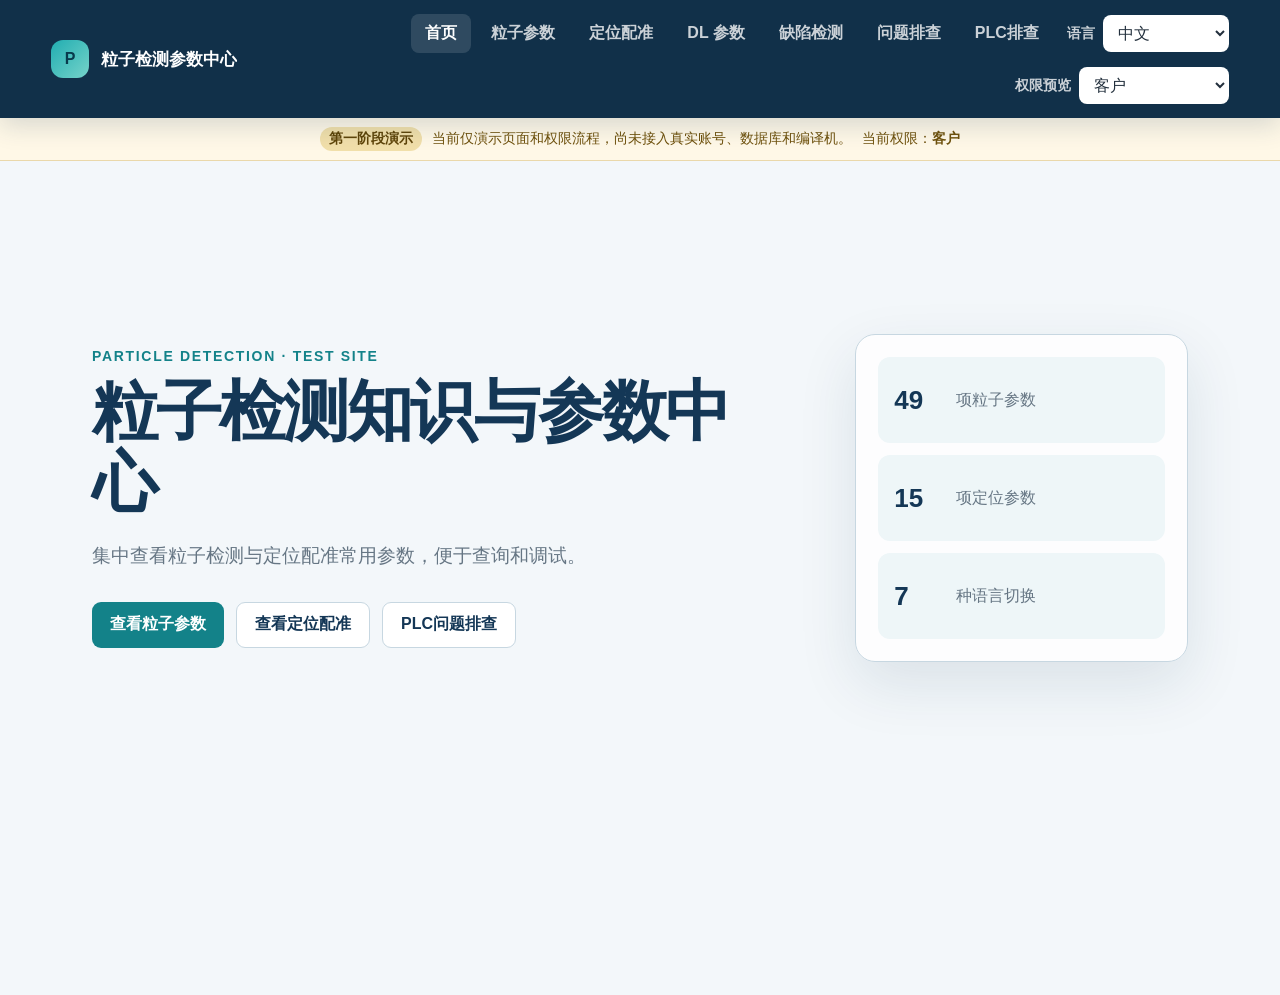
<file: test/index.html>
<!doctype html>
<html lang="zh-CN">
<head>
  <meta charset="utf-8">
  <meta name="viewport" content="width=device-width, initial-scale=1">
  <title>粒子检测知识与参数中心（测试版）</title>
  <style>
    :root {
      color-scheme: light;
      --navy: #143756;
      --teal: #138289;
      --page: #f3f7fa;
      --surface: #ffffff;
      --text: #23303d;
      --muted: #667684;
      --border: #c7d7e1;
      --alternate: #eef6f8;
      font-family: "Segoe UI", "Microsoft YaHei UI", Arial, sans-serif;
    }

    * { box-sizing: border-box; }

    body {
      margin: 0;
      background: var(--page);
      color: var(--text);
    }

    button,
    a,
    select { -webkit-tap-highlight-color: transparent; }

    .site-header {
      position: sticky;
      top: 0;
      z-index: 20;
      display: flex;
      align-items: center;
      justify-content: space-between;
      gap: 24px;
      padding: 14px clamp(18px, 4vw, 56px);
      background: rgba(10, 42, 68, 0.97);
      color: #fff;
      box-shadow: 0 8px 24px rgba(20, 55, 86, 0.16);
      backdrop-filter: blur(12px);
    }

    .brand {
      display: flex;
      align-items: center;
      gap: 12px;
      min-width: 0;
      color: #fff;
      text-decoration: none;
    }

    .brand-mark {
      display: grid;
      width: 38px;
      height: 38px;
      flex: 0 0 auto;
      place-items: center;
      border-radius: 12px;
      background: linear-gradient(135deg, #21adb1, #76d3ca);
      color: #083a4c;
      font-weight: 800;
    }

    .brand-name {
      overflow: hidden;
      font-size: 17px;
      font-weight: 700;
      text-overflow: ellipsis;
      white-space: nowrap;
    }

    .site-nav {
      display: flex;
      align-items: center;
      gap: 6px;
    }

    .site-actions {
      display: flex;
      align-items: center;
      gap: 14px;
    }

    .site-language-control {
      display: flex;
      align-items: center;
      gap: 8px;
    }

    .site-language-control label {
      color: rgba(255, 255, 255, 0.78);
      font-size: 14px;
      font-weight: 600;
      white-space: nowrap;
    }

    .site-language-control select {
      min-width: 126px;
      padding: 8px 10px;
      border: 1px solid rgba(255, 255, 255, 0.42);
      border-radius: 8px;
      background: #fff;
      color: var(--text);
      font: inherit;
      cursor: pointer;
    }

    .site-nav a {
      padding: 9px 14px;
      border-radius: 8px;
      color: rgba(255, 255, 255, 0.78);
      font-weight: 600;
      text-decoration: none;
      white-space: nowrap;
    }

    .site-nav a:hover,
    .site-nav a[aria-current="page"] {
      background: rgba(255, 255, 255, 0.13);
      color: #fff;
    }

    .site-main { min-height: calc(100vh - 66px); }
    .view[hidden] { display: none; }

    .home-view,
    .media-view {
      max-width: 1180px;
      margin: 0 auto;
      padding: clamp(32px, 7vw, 86px) clamp(18px, 4vw, 42px);
    }

    .hero {
      display: grid;
      grid-template-columns: minmax(0, 1.35fr) minmax(280px, 0.65fr);
      align-items: center;
      gap: clamp(28px, 6vw, 72px);
      min-height: 430px;
    }

    .eyebrow {
      margin: 0 0 12px;
      color: var(--teal);
      font-size: 14px;
      font-weight: 800;
      letter-spacing: 0.12em;
    }

    .hero h1,
    .media-view h1 {
      margin: 0;
      color: var(--navy);
      font-size: clamp(34px, 6vw, 66px);
      line-height: 1.08;
      letter-spacing: -0.035em;
    }

    .hero-copy,
    .section-copy {
      max-width: 720px;
      margin: 20px 0 0;
      color: var(--muted);
      font-size: clamp(16px, 2vw, 19px);
      line-height: 1.75;
    }

    .hero-actions {
      display: flex;
      flex-wrap: wrap;
      gap: 12px;
      margin-top: 30px;
    }

    .primary-button,
    .secondary-button {
      display: inline-flex;
      align-items: center;
      justify-content: center;
      min-height: 46px;
      padding: 10px 18px;
      border-radius: 9px;
      font-weight: 700;
      text-decoration: none;
    }

    .primary-button { background: var(--teal); color: #fff; }
    .secondary-button { border: 1px solid var(--border); background: #fff; color: var(--navy); }

    .hero-panel {
      display: grid;
      grid-auto-rows: 1fr;
      gap: 12px;
      padding: 22px;
      border: 1px solid var(--border);
      border-radius: 20px;
      background: rgba(255, 255, 255, 0.82);
      box-shadow: 0 22px 60px rgba(20, 55, 86, 0.11);
    }

    .stat-card {
      display: grid;
      grid-template-columns: 44px minmax(0, 1fr);
      align-items: center;
      gap: 18px;
      min-height: 86px;
      padding: 16px;
      border-radius: 12px;
      background: var(--alternate);
    }

    .stat-card strong {
      color: var(--navy);
      font-size: 26px;
      line-height: 1;
      text-align: left;
    }

    .stat-card span {
      min-width: 0;
      color: var(--muted);
      line-height: 1.35;
      overflow-wrap: break-word;
      text-align: left;
    }

    .parameter-main { padding: clamp(16px, 3vw, 36px); }

    .registration-layout {
      display: grid;
      gap: 20px;
      margin-top: 34px;
    }

    .media-card {
      padding: 22px;
      border: 1px solid var(--border);
      border-radius: 16px;
      background: var(--surface);
      box-shadow: 0 10px 32px rgba(20, 55, 86, 0.06);
    }

    .media-card h2 { margin: 0 0 8px; color: var(--navy); }
    .media-card p { margin: 0; color: var(--muted); line-height: 1.65; }

    .registration-table {
      margin-top: 18px;
      overflow: hidden;
      border: 1px solid var(--border);
      border-radius: 12px;
    }

    .registration-row {
      display: grid;
      grid-template-columns: minmax(160px, 0.8fr) minmax(180px, 0.9fr) minmax(0, 2.3fr);
    }

    .registration-row > div {
      padding: 13px 15px;
      border-right: 1px solid var(--border);
    }

    .registration-row > div:last-child { border-right: 0; }

    .registration-row.header {
      background: var(--teal);
      color: #fff;
      font-weight: 700;
    }

    .registration-row.data { background: var(--alternate); }
    .registration-row.data strong { color: var(--navy); }

    .registration-note {
      margin-top: 14px !important;
      padding: 12px 14px;
      border-left: 4px solid var(--teal);
      border-radius: 6px;
      background: var(--alternate);
    }

    .registration-parameter-table {
      margin-top: 18px;
      box-shadow: none;
    }

    .registration-module-table {
      margin: 18px 0 28px;
      box-shadow: none;
    }

    .registration-module-table td:first-child { width: 32%; }
    .registration-module-table td:nth-child(2) {
      color: var(--text);
      white-space: normal;
    }

    .registration-parameter-table td:first-child code {
      display: block;
      margin-top: 3px;
      color: var(--teal);
      font-size: 0.88em;
      font-weight: 600;
    }

    .app-header {
      display: flex;
      align-items: center;
      justify-content: space-between;
      gap: 24px;
      padding: 22px clamp(18px, 4vw, 56px);
      background: var(--navy);
      color: #fff;
    }

    .app-header h1 {
      margin: 0;
      font-size: clamp(22px, 3vw, 36px);
      font-weight: 600;
    }

    main {
      padding: clamp(16px, 3vw, 36px);
    }

    .table-shell {
      max-width: 1900px;
      margin: 0 auto;
      background: var(--surface);
      border: 1px solid var(--border);
      border-radius: 12px;
      overflow: hidden;
      box-shadow: 0 10px 32px rgba(20, 55, 86, 0.08);
    }

    .table-meta {
      padding: 12px 18px;
      color: var(--muted);
      border-bottom: 1px solid var(--border);
    }

    .table-meta strong {
      color: var(--text);
      font-weight: 600;
    }

    table {
      width: 100%;
      border-collapse: collapse;
      table-layout: auto;
    }

    thead {
      background: var(--teal);
      color: #fff;
    }

    th,
    td {
      padding: 10px 14px;
      border-right: 1px solid var(--border);
      border-bottom: 1px solid var(--border);
      text-align: left;
      vertical-align: top;
    }

    th {
      font-weight: 600;
      white-space: nowrap;
    }

    td:first-child {
      min-width: 230px;
      font-weight: 600;
    }

    td:nth-child(2) {
      min-width: 160px;
      color: var(--muted);
      white-space: nowrap;
    }

    tbody tr:nth-child(even) { background: var(--alternate); }
    tr:last-child td { border-bottom: 0; }
    th:last-child, td:last-child { border-right: 0; }

    @media (max-width: 760px) {
      .site-header {
        position: static;
        align-items: stretch;
        flex-direction: column;
        gap: 12px;
      }

      .site-nav {
        display: grid;
        grid-template-columns: repeat(3, 1fr);
      }

      .site-actions {
        align-items: stretch;
        flex-direction: column;
        gap: 10px;
      }

      .site-language-control {
        justify-content: space-between;
      }

      .site-language-control select { flex: 1; }

      .site-nav a {
        padding: 10px 6px;
        text-align: center;
      }

      .hero {
        grid-template-columns: 1fr;
        min-height: 0;
      }

      .hero-panel { padding: 16px; }
      .registration-row { grid-template-columns: 1fr; }
      .registration-row.header { display: none; }
      .registration-row > div { border-right: 0; border-bottom: 1px solid var(--border); }
      .registration-row > div:last-child { border-bottom: 0; }
      .registration-row.data > div::before {
        display: block;
        margin-bottom: 4px;
        color: var(--muted);
        content: attr(data-label);
        font-size: 13px;
      }

      .app-header {
        align-items: stretch;
        flex-direction: column;
      }

      .table-shell {
        border: 0;
        border-radius: 0;
        box-shadow: none;
        background: transparent;
      }

      .table-meta {
        background: var(--surface);
        border: 1px solid var(--border);
      }

      thead { display: none; }

      table,
      tbody,
      tr,
      td { display: block; width: 100%; }

      tbody {
        display: grid;
        gap: 12px;
        padding-top: 12px;
      }

      tbody tr {
        background: var(--surface);
        border: 1px solid var(--border);
        border-radius: 10px;
        overflow: hidden;
      }

      tbody tr:nth-child(even) { background: var(--surface); }

      td,
      td:first-child,
      td:nth-child(2) {
        min-width: 0;
        padding: 10px 12px;
        border-right: 0;
        white-space: normal;
      }

      td::before {
        display: block;
        margin-bottom: 4px;
        color: var(--muted);
        content: attr(data-label);
        font-weight: 400;
      }
    }

  </style>
  <link rel="stylesheet" href="workflow-prototype.css">
  <link rel="stylesheet" href="plc-manuals.css">
</head>
<body>
  <header class="site-header">
    <a class="brand" href="#home" data-view-link="home" aria-label="返回首页">
      <span class="brand-mark" aria-hidden="true">P</span>
      <span id="brand-name" class="brand-name">粒子检测参数中心</span>
    </a>
    <div class="site-actions">
      <nav class="site-nav" aria-label="主导航">
        <a id="nav-home" href="#home" data-view-link="home">首页</a>
        <a id="nav-parameters" href="#parameters" data-view-link="parameters">粒子参数</a>
        <a id="nav-media" href="#media" data-view-link="media">定位配准</a>
        <a id="nav-dl" href="#dl" data-view-link="dl">DL 参数</a>
        <a id="nav-defect" href="#defect" data-view-link="defect">缺陷检测</a>
        <a id="nav-support" href="#support" data-view-link="support" data-workflow-i18n="navSupport">问题排查</a>
        <a id="nav-plc" href="#plc" data-view-link="plc" data-plc-i18n="navPlc">PLC排查</a>
        <a id="nav-request" href="#request" data-view-link="request" data-min-role="debugger" data-workflow-i18n="navRequest" hidden>生成申请</a>
        <a id="nav-build" href="#build" data-view-link="build" data-min-role="developer" data-workflow-i18n="navBuild" hidden>编译任务</a>
        <a id="nav-admin" href="#admin" data-view-link="admin" data-min-role="admin" data-workflow-i18n="navAdmin" hidden>账户权限</a>
      </nav>
      <div class="site-language-control">
        <label id="language-label" for="language-select">语言</label>
        <select id="language-select" aria-label="选择语言">
          <option value="zh">中文</option>
          <option value="en">English</option>
          <option value="fr">Français</option>
          <option value="ru">Русский</option>
          <option value="tr">Türkçe</option>
          <option value="it">Italiano</option>
          <option value="es">Español</option>
        </select>
      </div>
      <div class="prototype-role-control">
        <label for="prototype-role-select" data-workflow-i18n="rolePreview">权限预览</label>
        <select id="prototype-role-select" aria-label="权限预览">
          <option value="customer" data-workflow-i18n="roleCustomer">客户</option>
          <option value="debugger" data-workflow-i18n="roleDebugger">同事（调试）</option>
          <option value="developer" data-workflow-i18n="roleDeveloper">同事（开发）</option>
          <option value="admin" data-workflow-i18n="roleAdmin">管理员</option>
        </select>
      </div>
    </div>
  </header>

  <div id="prototype-banner" class="prototype-banner">
    <strong data-workflow-i18n="phaseOne">第一阶段演示</strong>
    <span data-workflow-i18n="prototypeNotice">当前仅演示页面和权限流程，尚未接入真实账号、数据库和编译机。</span>
    <span><span data-workflow-i18n="currentRole">当前权限</span>：<b id="current-role-name">客户</b></span>
  </div>

  <main class="site-main">
    <section id="home" class="view home-view" data-view="home">
      <div class="hero">
        <div>
          <p class="eyebrow">PARTICLE DETECTION · TEST SITE</p>
          <h1 id="home-title">粒子检测知识与参数中心</h1>
          <p id="home-copy" class="hero-copy">集中查看粒子检测与定位配准常用参数，便于查询和调试。</p>
          <div class="hero-actions">
            <a id="home-particle-button" class="primary-button" href="#parameters" data-view-link="parameters">查看粒子参数</a>
            <a id="home-location-button" class="secondary-button" href="#media" data-view-link="media">查看定位配准</a>
            <a id="home-plc-button" class="secondary-button" href="#plc" data-view-link="plc" data-plc-i18n="homePlcButton">PLC问题排查</a>
          </div>
        </div>
        <aside class="hero-panel" aria-label="网站内容概览">
          <div class="stat-card"><strong>49</strong><span id="stat-particle">项粒子参数</span></div>
          <div class="stat-card"><strong>15</strong><span id="stat-location">项定位参数</span></div>
          <div class="stat-card"><strong>7</strong><span id="stat-language">种语言切换</span></div>
        </aside>
      </div>
    </section>

    <section id="parameters" class="view" data-view="parameters" hidden>
      <header class="app-header">
        <h1 id="page-title">粒子检测常用参数说明</h1>
        <button id="print-button" class="workflow-print-button" type="button" data-min-role="debugger" hidden>打印 / 保存为 PDF</button>
      </header>

      <div class="parameter-main">
        <section class="table-shell" aria-labelledby="current-language">
          <div class="table-meta"><strong id="current-language">中文</strong> · <span id="parameter-count">49 项参数</span></div>
          <table>
            <thead>
              <tr>
                <th id="header-name" scope="col">参数名称</th>
                <th id="header-range" scope="col">参数范围</th>
                <th id="header-function" scope="col">具体作用</th>
              </tr>
            </thead>
            <tbody id="parameter-rows"></tbody>
          </table>
        </section>
      </div>
    </section>

    <section id="media" class="view media-view" data-view="media" hidden>
      <p class="eyebrow">LOCATION &amp; REGISTRATION</p>
      <div class="registration-heading">
        <h1 id="registration-title">定位配准常用参数说明</h1>
        <button id="registration-print-button" class="workflow-print-button" type="button" data-min-role="debugger" hidden>打印 / 保存为 PDF</button>
      </div>
      <p id="registration-copy" class="section-copy">本页集中说明定位配准常用参数。</p>
      <div class="registration-layout">
        <article class="media-card">
          <h2 id="registration-modules-title">定位/配准模块</h2>
          <p id="registration-modules-intro">定位组通过不同模块分别查找瓶底、液面和瓶体左右边缘，并提供对应的配准基准。</p>
          <div class="table-shell registration-module-table">
            <div class="table-meta"><strong id="registration-modules-language">中文</strong> · <span id="registration-modules-count">7 项功能模块</span></div>
            <table>
              <thead><tr><th id="registration-module-header-name" scope="col">模块名称</th><th id="registration-module-header-function" scope="col">具体作用</th></tr></thead>
              <tbody id="registration-module-rows"></tbody>
            </table>
          </div>
          <h2 id="registration-table-title">定位配准参数说明</h2>
          <p id="registration-intro">根据离线程序定位配准界面及 XML 字段整理。</p>
          <div class="table-shell registration-parameter-table">
            <div class="table-meta"><strong id="registration-current-language">中文</strong> · <span id="registration-count">15 项参数</span></div>
            <table>
              <thead><tr><th id="registration-header-name" scope="col">参数名称</th><th id="registration-header-range" scope="col">参数范围</th><th id="registration-header-function" scope="col">具体作用</th></tr></thead>
              <tbody id="registration-rows"></tbody>
            </table>
          </div>
          <p id="registration-note" class="registration-note">参数值为 -1 时通常表示关闭或不启用对应限制；调整前建议先保存原始 XML。</p>
        </article>
      </div>
    </section>

    <section id="dl" class="view media-view" data-view="dl" hidden>
      <p class="eyebrow">DEEP LEARNING</p>
      <div class="registration-heading"><h1 id="dl-page-title">DL 模块常用参数说明</h1></div>
      <p class="section-copy">根据离线程序 DL 参数 XML 字段整理。</p>
      <div class="registration-layout"><article class="media-card">
        <div class="table-shell registration-parameter-table"><div class="table-meta"><strong id="dl-language">中文</strong> · <span id="dl-count">20 项参数</span></div>
          <table><thead><tr><th id="dl-header-name">参数名称</th><th id="dl-header-range">参数范围</th><th id="dl-header-function">具体作用</th></tr></thead><tbody id="dl-parameter-rows"></tbody></table>
        </div>
      </article></div>
    </section>

    <section id="defect" class="view media-view" data-view="defect" hidden>
      <p class="eyebrow">DEFECT DETECTION</p>
      <div class="registration-heading"><h1 id="defect-page-title">缺陷检测参数说明</h1></div>
      <p class="section-copy">根据离线程序缺陷检测 XML 字段整理。</p>
      <div class="registration-layout"><article class="media-card">
        <div class="table-shell registration-parameter-table"><div class="table-meta"><strong id="defect-language">中文</strong> · <span id="defect-count">15 项参数</span></div>
          <table><thead><tr><th id="defect-header-name">参数名称</th><th id="defect-header-range">参数范围</th><th id="defect-header-function">具体作用</th></tr></thead><tbody id="defect-parameter-rows"></tbody></table>
        </div>
      </article></div>
    </section>

    <section id="support" class="view workflow-view" data-view="support" hidden>
      <div class="workflow-heading">
        <div>
          <p class="workflow-kicker">SOFTWARE SUPPORT</p>
          <h1 data-workflow-i18n="supportTitle">软件问题排查</h1>
          <p class="workflow-lead" data-workflow-i18n="supportLead">客户及所有同事都可以查看的公开问题分类，后续可逐步补充详细处理步骤。</p>
        </div>
        <span class="phase-chip" data-workflow-i18n="publicContent">公开内容</span>
      </div>
      <div class="workflow-grid">
        <article class="workflow-card">
          <span class="workflow-card-index">01</span>
          <h2 data-workflow-i18n="supportPermissionTitle">权限确认失败</h2>
          <p data-workflow-i18n="supportPermissionCopy">核对设备编号和相机SN，由调试同事提交离线软件生成申请。</p>
        </article>
        <article class="workflow-card">
          <span class="workflow-card-index">02</span>
          <h2 data-workflow-i18n="supportStartupTitle">离线软件无法启动</h2>
          <p data-workflow-i18n="supportStartupCopy">检查Release目录是否完整、x64依赖文件是否齐全，并记录错误提示。</p>
        </article>
        <article class="workflow-card">
          <span class="workflow-card-index">03</span>
          <h2 data-workflow-i18n="supportCameraTitle">相机或图像异常</h2>
          <p data-workflow-i18n="supportCameraCopy">记录相机连接状态、SN、图像表现和发生时间，便于后续定位。</p>
        </article>
        <article class="workflow-card">
          <span class="workflow-card-index">04</span>
          <h2 data-plc-i18n="supportPlcTitle">PLC与驱动器</h2>
          <p data-plc-i18n="supportPlcCopy">按驱动器诊断码和固件版本查找对应手册页。</p>
          <a class="workflow-card-link" href="#plc" data-view-link="plc" data-plc-i18n="enterPlc">进入PLC排查</a>
        </article>
      </div>
    </section>

    <section id="plc" class="view plc-view" data-view="plc" hidden>
      <div class="workflow-heading">
        <div>
          <p class="workflow-kicker">PLC TROUBLESHOOTING</p>
          <h1 data-plc-i18n="plcTitle">PLC问题排查</h1>
          <p class="workflow-lead" data-plc-i18n="plcLead">根据设备类型、固件版本和诊断码进入对应排查资料。</p>
        </div>
        <span class="phase-chip" data-plc-i18n="publicContent">公开内容</span>
      </div>

      <div class="plc-entry-grid">
        <article class="plc-entry-card">
          <div class="plc-entry-code">DRV</div>
          <div>
            <h2 data-plc-i18n="driverManualTitle">驱动器手册</h2>
            <p data-plc-i18n="driverManualCopy">查询 Rexroth IndraDrive 诊断码，并打开对应固件手册的准确页码。</p>
          </div>
          <a class="primary-button" href="#drive-manuals" data-view-link="drive-manuals" data-plc-i18n="openDriverManuals">打开驱动器手册</a>
        </article>
      </div>

      <section class="plc-guide-card" aria-labelledby="plc-guide-title">
        <h2 id="plc-guide-title" data-plc-i18n="plcGuideTitle">现场排查前先记录</h2>
        <div class="plc-guide-grid">
          <div><strong>01</strong><h3 data-plc-i18n="guideCodeTitle">完整诊断码</h3><p data-plc-i18n="guideCodeCopy">记录驱动器显示的字母和四位数字，例如 F4002。</p></div>
          <div><strong>02</strong><h3 data-plc-i18n="guideFirmwareTitle">固件版本</h3><p data-plc-i18n="guideFirmwareCopy">确认 MPx-02/03 或 MPx-16/17/18，避免套用错误说明。</p></div>
          <div><strong>03</strong><h3 data-plc-i18n="guideContextTitle">发生条件</h3><p data-plc-i18n="guideContextCopy">记录上电、运行、停机或通讯切换时的状态及复现步骤。</p></div>
        </div>
      </section>
    </section>

    <section id="drive-manuals" class="view plc-view" data-view="drive-manuals" hidden>
      <div class="workflow-heading">
        <div>
          <a class="plc-back-link" href="#plc" data-view-link="plc" data-plc-i18n="backToPlc">返回PLC问题排查</a>
          <p class="workflow-kicker">REXROTH INDRADRIVE</p>
          <h1 data-plc-i18n="manualPageTitle">驱动器手册</h1>
          <p class="workflow-lead" data-plc-i18n="manualPageLead">搜索诊断码或标题，打开手册中对应的完整原因与处理步骤。</p>
        </div>
      </div>

      <div class="plc-version-warning" role="note">
        <strong data-plc-i18n="firmwareWarningTitle">先确认固件版本</strong>
        <span data-plc-i18n="firmwareWarning">相同诊断码在不同固件中可能具有不同名称、原因或处理方法。请优先选择与设备固件匹配的手册。</span>
      </div>

      <section class="diagnostic-priority" aria-labelledby="priority-title">
        <div>
          <p class="workflow-kicker">DIAGNOSTIC PRIORITY</p>
          <h2 id="priority-title" data-plc-i18n="priorityTitle">诊断信息显示优先级</h2>
          <p data-plc-i18n="priorityCopy">驱动器优先显示级别更高的信息，排查时应先处理错误，再处理警告和命令状态。</p>
        </div>
        <div class="diagnostic-class-grid">
          <div class="diagnostic-class class-f"><strong>F</strong><span data-plc-i18n="classF">错误 / 严重错误</span></div>
          <div class="diagnostic-class class-e"><strong>E</strong><span data-plc-i18n="classE">警告</span></div>
          <div class="diagnostic-class class-c"><strong>C</strong><span data-plc-i18n="classC">命令 / 命令错误</span></div>
          <div class="diagnostic-class class-a"><strong>A</strong><span data-plc-i18n="classA">运行与状态信息</span></div>
        </div>
      </section>

      <section class="manual-search-card" aria-labelledby="manual-search-title">
        <div class="manual-search-heading">
          <div><h2 id="manual-search-title" data-plc-i18n="searchTitle">诊断码搜索</h2><p data-plc-i18n="searchCopy">可输入 F4002、E2050 或标题关键词。</p></div>
          <span id="diagnostic-total" class="manual-count"></span>
        </div>
        <div class="manual-search-controls">
          <label class="manual-search-field manual-search-query"><span data-plc-i18n="searchLabel">诊断码或关键词</span><input id="diagnostic-search" type="search" autocomplete="off" spellcheck="false"></label>
          <label class="manual-search-field"><span data-plc-i18n="manualFilterLabel">手册版本</span><select id="diagnostic-manual-filter"><option value="all" data-plc-i18n="allManuals">全部手册</option><option value="mpx02-03-zh">MPx-02 / MPx-03 / HMV</option><option value="mpx16-18-en">MPx-16 / MPx-17 / MPx-18</option></select></label>
          <label class="manual-search-field"><span data-plc-i18n="classFilterLabel">诊断类别</span><select id="diagnostic-class-filter"><option value="all" data-plc-i18n="allClasses">全部类别</option><option value="F">F</option><option value="E">E</option><option value="C">C</option><option value="A">A</option></select></label>
          <button id="diagnostic-reset" class="secondary-button manual-reset-button" type="button" data-plc-i18n="resetSearch">清除</button>
        </div>
        <div class="diagnostic-examples" aria-label="示例诊断码">
          <button type="button" data-diagnostic-example="F4002">F4002</button>
          <button type="button" data-diagnostic-example="E2050">E2050</button>
          <button type="button" data-diagnostic-example="F8022">F8022</button>
        </div>
        <p id="diagnostic-summary" class="diagnostic-summary" aria-live="polite"></p>
        <div id="diagnostic-results" class="diagnostic-results"></div>
      </section>

      <section class="manual-library" aria-labelledby="manual-library-title">
        <div class="manual-library-heading"><h2 id="manual-library-title" data-plc-i18n="manualLibraryTitle">原始驱动器手册</h2><p data-plc-i18n="manualLibraryCopy">可在线打开或下载完整 PDF；手册页码以 PDF 文件页码为准。</p></div>
        <div id="drive-manual-list" class="manual-card-grid"></div>
      </section>
      <p class="manual-source-note" data-plc-i18n="sourceNotice">本页仅提供检索入口和分类提示，故障原因、安全要求及排除步骤以对应原手册全文为准。</p>
    </section>

    <section id="request" class="view workflow-view" data-view="request" data-min-role="debugger" hidden>
      <div class="workflow-heading">
        <div>
          <p class="workflow-kicker">OFFLINE SOFTWARE REQUEST</p>
          <h1 data-workflow-i18n="requestTitle">离线软件生成申请</h1>
          <p class="workflow-lead" data-workflow-i18n="requestLead">调试同事提交设备编号和相机SN，开发同事确认后重新编译ImgProcOffline.exe。</p>
        </div>
        <span class="role-chip" data-workflow-i18n="debuggerAccess">调试及以上权限</span>
      </div>
      <p class="workflow-note" data-workflow-i18n="demoDataNotice">第一阶段使用临时演示数据，刷新页面后会恢复初始状态，不会真正提交编译任务。</p>
      <div class="workflow-split">
        <section class="workflow-panel">
          <div class="workflow-panel-header"><h2 data-workflow-i18n="newRequest">新建申请</h2></div>
          <form id="release-request-form" class="workflow-form">
            <div class="workflow-form-grid">
              <div class="workflow-field">
                <label for="request-device" data-workflow-i18n="deviceNumber">设备编号</label>
                <input id="request-device" name="device" required maxlength="40" autocomplete="off" placeholder="IVS-001">
              </div>
              <div class="workflow-field">
                <label for="request-sn" data-workflow-i18n="cameraSn">相机SN</label>
                <input id="request-sn" name="cameraSn" required maxlength="80" autocomplete="off" placeholder="SN12345678">
              </div>
              <div class="workflow-field">
                <label for="request-release" data-workflow-i18n="baseRelease">基础Release版本</label>
                <input id="request-release" name="release" required value="Release-20260715" maxlength="80">
              </div>
              <div class="workflow-field">
                <label for="request-priority" data-workflow-i18n="priority">紧急程度</label>
                <select id="request-priority" name="priority">
                  <option value="normal" data-workflow-i18n="priorityNormal">普通</option>
                  <option value="urgent" data-workflow-i18n="priorityUrgent">紧急</option>
                </select>
              </div>
              <div class="workflow-field full">
                <label for="request-description" data-workflow-i18n="problemDescription">问题说明</label>
                <textarea id="request-description" name="description" maxlength="500" placeholder="设备提示权限确认失败"></textarea>
              </div>
            </div>
            <button class="workflow-button" type="submit" data-workflow-i18n="submitRequest">提交生成申请</button>
          </form>
        </section>
        <section class="workflow-panel">
          <div class="workflow-panel-header">
            <h2 data-workflow-i18n="myRequests">申请记录</h2>
            <span id="request-count" class="phase-chip">1</span>
          </div>
          <div class="workflow-table-shell">
            <table class="workflow-table">
              <thead><tr>
                <th data-workflow-i18n="requestId">申请编号</th>
                <th data-workflow-i18n="deviceNumber">设备编号</th>
                <th data-workflow-i18n="cameraSn">相机SN</th>
                <th data-workflow-i18n="baseRelease">基础Release版本</th>
                <th data-workflow-i18n="status">状态</th>
                <th data-workflow-i18n="result">结果</th>
              </tr></thead>
              <tbody id="request-list"></tbody>
            </table>
          </div>
        </section>
      </div>
    </section>

    <section id="build" class="view workflow-view" data-view="build" data-min-role="developer" hidden>
      <div class="workflow-heading">
        <div>
          <p class="workflow-kicker">BUILD TASK CENTER</p>
          <h1 data-workflow-i18n="buildTitle">编译任务中心</h1>
          <p class="workflow-lead" data-workflow-i18n="buildLead">开发同事核对SN并推进编译状态；第一阶段只演示流程，不会运行真实编译命令。</p>
        </div>
        <span class="role-chip" data-workflow-i18n="developerAccess">开发及以上权限</span>
      </div>
      <div class="workflow-summary">
        <div class="workflow-summary-card"><strong id="summary-pending">0</strong><span data-workflow-i18n="statusPending">待开发处理</span></div>
        <div class="workflow-summary-card"><strong id="summary-building">0</strong><span data-workflow-i18n="statusBuilding">编译中</span></div>
        <div class="workflow-summary-card"><strong id="summary-success">0</strong><span data-workflow-i18n="statusSuccess">编译成功</span></div>
        <div class="workflow-summary-card"><strong id="summary-failed">0</strong><span data-workflow-i18n="statusFailed">编译失败</span></div>
      </div>
      <section class="workflow-panel">
        <div class="workflow-panel-header"><h2 data-workflow-i18n="allBuildTasks">全部编译申请</h2></div>
        <div class="workflow-table-shell">
          <table class="workflow-table">
            <thead><tr>
              <th data-workflow-i18n="requestId">申请编号</th>
              <th data-workflow-i18n="deviceAndSn">设备 / SN</th>
              <th data-workflow-i18n="requester">申请人</th>
              <th data-workflow-i18n="baseRelease">基础Release版本</th>
              <th data-workflow-i18n="status">状态</th>
              <th data-workflow-i18n="actions">操作</th>
            </tr></thead>
            <tbody id="build-task-list"></tbody>
          </table>
        </div>
      </section>
    </section>

    <section id="admin" class="view workflow-view" data-view="admin" data-min-role="admin" hidden>
      <div class="workflow-heading">
        <div>
          <p class="workflow-kicker">ACCOUNT &amp; PERMISSIONS</p>
          <h1 data-workflow-i18n="adminTitle">账户与权限</h1>
          <p class="workflow-lead" data-workflow-i18n="adminLead">管理员新增、停用账号并调整角色；第一阶段仅演示界面和权限变化。</p>
        </div>
        <span class="role-chip" data-workflow-i18n="adminAccess">仅管理员</span>
      </div>
      <div class="workflow-split">
        <section class="workflow-panel">
          <div class="workflow-panel-header"><h2 data-workflow-i18n="newAccount">新增账户</h2></div>
          <form id="account-form" class="workflow-form">
            <div class="workflow-field">
              <label for="account-name" data-workflow-i18n="accountName">姓名</label>
              <input id="account-name" name="name" required maxlength="40" autocomplete="off">
            </div>
            <div class="workflow-field">
              <label for="account-email" data-workflow-i18n="accountEmail">登录邮箱</label>
              <input id="account-email" name="email" type="email" required maxlength="120" autocomplete="off">
            </div>
            <div class="workflow-field">
              <label for="account-role" data-workflow-i18n="accountRole">角色</label>
              <select id="account-role" name="role">
                <option value="debugger" data-workflow-i18n="roleDebugger">同事（调试）</option>
                <option value="developer" data-workflow-i18n="roleDeveloper">同事（开发）</option>
                <option value="admin" data-workflow-i18n="roleAdmin">管理员</option>
              </select>
            </div>
            <button class="workflow-button" type="submit" data-workflow-i18n="addAccount">新增账户</button>
          </form>
        </section>
        <section class="workflow-panel">
          <div class="workflow-panel-header"><h2 data-workflow-i18n="accountList">账户列表</h2></div>
          <div class="workflow-table-shell">
            <table class="workflow-table">
              <thead><tr>
                <th data-workflow-i18n="accountName">姓名</th>
                <th data-workflow-i18n="accountEmail">登录邮箱</th>
                <th data-workflow-i18n="accountRole">角色</th>
                <th data-workflow-i18n="accountState">状态</th>
                <th data-workflow-i18n="actions">操作</th>
              </tr></thead>
              <tbody id="account-list"></tbody>
            </table>
          </div>
        </section>
      </div>
    </section>
  </main>

  <script src="registration-parameters.js"></script>
  <script src="advanced-parameters.js"></script>
  <script src="workflow-prototype.js"></script>
  <script src="hvld/entry.js"></script>
  <script src="drive-diagnostics-data.js"></script>
  <script src="plc-manuals.js"></script>
  <script>
    const versions = {
  "zh": {
    "htmlLang": "zh-CN",
    "name": "中文",
    "title": "粒子检测常用参数说明",
    "label": "语言 / Language",
    "headers": [
      "参数名称",
      "参数范围",
      "具体作用"
    ],
    "count": "49 项参数",
    "print": "打印 / 保存为 PDF",
    "rows": [
      [
        "噪声范围x",
        "3–9整数",
        "横向噪声匹配窗口。值越大，允许匹配的空间范围越大，屏蔽更强，但可能屏蔽慢速缺陷"
      ],
      [
        "噪声范围y",
        "3–9整数",
        "纵向噪声匹配窗口。值越大，允许匹配的空间范围越大，屏蔽更强，但可能屏蔽慢速缺陷"
      ],
      [
        "噪声抑制",
        "0–2小数",
        "值越大，屏蔽能力越强"
      ],
      [
        "噪点亮度",
        "正整数",
        "固定位置异常点的亮度变化门槛。值越大，只有更明显的亮度变化才参与噪点判断"
      ],
      [
        "噪点频度",
        "正整数",
        "固定位置异常需要出现的帧数。值越大，越不容易被认定为固定噪点，屏蔽能力变弱，真实缺陷检出概率提高"
      ],
      [
        "噪点过滤",
        "小数",
        "对满足亮度和频度条件的固定噪点施加过滤强度；值越大，屏蔽能力越强"
      ],
      [
        "cnt_shift",
        "正整数",
        "异物移动特别缓慢、常规检测不易检出时使用"
      ],
      [
        "区域|绿线",
        "整数（像素）",
        "将检测区域划分为上区和下区，配合后续参数在两个区域使用不同检测精度"
      ],
      [
        "上区差值",
        "正整数",
        "依据背景与粒子的明暗差别；值越小，上区域检测能力越强"
      ],
      [
        "上区点数x",
        "正整数",
        "依据粒子的像素点大小；值越小，上区域横向检测能力越强"
      ],
      [
        "上区点数y",
        "正整数",
        "依据粒子的像素点大小；值越小，上区域纵向检测能力越强"
      ],
      [
        "下区差值",
        "正整数",
        "依据背景与粒子的明暗差别；值越小，下区域检测能力越强"
      ],
      [
        "下区点数x",
        "正整数",
        "依据粒子的像素点大小；值越小，下区域横向检测能力越强"
      ],
      [
        "下区点数y",
        "正整数",
        "依据粒子的像素点大小；值越小，下区域纵向检测能力越强"
      ],
      [
        "屏蔽框/反光掩膜编号",
        "正整数",
        "根据左右位置添加动态屏蔽框，x、y 以瓶底左右为基准"
      ],
      [
        "屏蔽区前景亮度减值",
        "-1关闭",
        "用于检测屏蔽框内移动异物；值越大，检测能力越弱"
      ],
      [
        "屏蔽区前景范围收缩X",
        "正整数",
        "限制屏蔽框内异物的横向移动范围；值越大，检测能力越弱"
      ],
      [
        "屏蔽区前景范围收缩Y",
        "正整数",
        "限制屏蔽框内异物的纵向移动范围；值越大，检测能力越弱"
      ],
      [
        "背景过滤使能",
        "0关闭／1开启",
        "在检出液面附近粒子的同时屏蔽液面误检，但对液面稳定程度要求较高"
      ],
      [
        "背景白线-参考起始",
        "正整数",
        "白线到瓶底的距离"
      ],
      [
        "背景紫线-参考结束",
        "正整数",
        "紫线到白线的距离；白线与紫线之间用于建立参考背景"
      ],
      [
        "背景黄线-屏蔽线",
        "正整数",
        "检测区域上边界到黄线的距离；该区域执行背景屏蔽"
      ],
      [
        "背景阈值1&2",
        "整数",
        "目标灰度与参考背景灰度的差值绝对值超过阈值时，进入屏蔽考虑范围"
      ],
      [
        "skerB_x / skerB_y",
        "正整数",
        "影响背景屏蔽实际范围。值越大屏蔽越多；过小可能屏蔽液面不全，过大可能使液面失去检测能力"
      ],
      [
        "shrk_tlx",
        "正整数",
        "检测区域上边界向下收缩，缩小液面到瓶底的空间"
      ],
      [
        "shrk_brx",
        "正整数",
        "检测区域下边界向上收缩，缩小瓶底到液面的空间"
      ],
      [
        "shrk_tly",
        "正整数",
        "检测区域右边界向左收缩，缩小瓶子右侧到左侧的空间"
      ],
      [
        "shrk_bry",
        "正整数",
        "检测区域左边界向右收缩，缩小瓶子左侧到右侧的空间"
      ],
      [
        "sx_len_min",
        "正整数",
        "上下方向最小检测区域限定"
      ],
      [
        "sy_len_min",
        "正整数",
        "左右方向最小检测区域限定"
      ],
      [
        "seq_begin",
        "正整数",
        "以采集图片数为基准，从前往后第 x 张序列开始检测"
      ],
      [
        "seq_rbegin",
        "正整数",
        "以采集图片数为基准，从后往前第 x 张序列开始排除检测"
      ],
      [
        "enforce",
        "正整数",
        "序列成像较暗时，可增强亮度进行检测"
      ],
      [
        "fg_neg1_pos2",
        "1–3整数",
        "1 检测浅色移动轨迹；2 检测深色移动轨迹；3 深色、浅色移动轨迹都检测"
      ],
      [
        "二次过滤使能",
        "0关闭／1开启",
        "用于屏蔽药液内气泡等干扰，对检出框进行面积、紧凑度、周长、长边和点数判定"
      ],
      [
        "过滤面积上下限",
        "正整数",
        "检出框内像素面积低于下限或高于上限时过滤"
      ],
      [
        "过滤紧凑度上下限",
        "小数",
        "以紧凑度为判定标准：检测点状缺陷时范围收窄；检测条状缺陷时范围放宽"
      ],
      [
        "过滤周长上下限",
        "正整数",
        "以周长为判定标准：点状缺陷面积小、周长也小；条状缺陷面积不一定大，但周长可能很长"
      ],
      [
        "过滤显示使能",
        "0关闭／1开启",
        "使被过滤的干扰呈现蓝色"
      ],
      [
        "过滤框长边",
        "正整数",
        "对条状缺陷影响较大；值越大，过滤能力越强"
      ],
      [
        "过滤框点数",
        "正整数",
        "检出框内像素点数量门槛；值越大，过滤能力越强"
      ],
      [
        "hl_bin",
        "正整数",
        "液面区域进入轮廓分析的候选像素值。调大可减少液面误检，但弱缺陷更易漏检；调小更灵敏，但噪声增加"
      ],
      [
        "hl_contour_smooth",
        "不小于3的奇数",
        "对液面轮廓做平滑处理。值越大平滑越强，但可能使正常弯曲或转角产生较大的轮廓偏差"
      ],
      [
        "hl_contour_dist",
        "正整数",
        "液面轮廓点相对于平滑轮廓的距离门槛。调大只保留突出变形，误检减少但弱缺陷易漏；调小门槛降低，误检增加"
      ],
      [
        "hl_level_frms",
        "正整数",
        "多帧确认门槛。有效检出帧数达到该值才满足判定；值越大越严格，误检减少但漏检增加"
      ],
      [
        "hl_level_single_frm",
        "正整数",
        "单帧检出框的非零点数量门槛。一帧内检出点数达到该值才满足判定；值越大越严格"
      ],
      [
        "mask_one_by_one",
        "0关闭／1开启",
        "控制多个 mask 是否逐个处理；开启后分别处理各 mask 区域，配合 DL 检测模块使用"
      ],
      [
        "mask_dilate_width",
        "正整数",
        "mask 区域膨胀核的总宽度；值越大，横向覆盖范围越大"
      ],
      [
        "mask_dilate_height",
        "正整数",
        "mask 区域膨胀核的总高度；值越大，纵向覆盖范围越大"
      ]
    ]
  },
  "en": {
    "htmlLang": "en",
    "name": "English",
    "title": "Common Particle Detection Parameters",
    "label": "Language",
    "headers": [
      "Parameter",
      "Range",
      "Function"
    ],
    "count": "49 parameters",
    "print": "Print / Save as PDF",
    "rows": [
      [
        "Noise matching range X",
        "Integer 3–9",
        "Horizontal noise-matching window; larger values allow matching over a wider area and provide stronger masking, but may also mask slowly moving defects"
      ],
      [
        "Noise matching range Y",
        "Integer 3–9",
        "Vertical noise-matching window; larger values allow matching over a wider area and provide stronger masking, but may also mask slowly moving defects"
      ],
      [
        "Noise suppression",
        "Decimal 0–2",
        "Larger values provide stronger masking"
      ],
      [
        "Noise brightness threshold",
        "Positive integer",
        "Brightness-change threshold for anomalies at fixed positions; larger values include only more pronounced changes in noise-point evaluation"
      ],
      [
        "Noise occurrence threshold",
        "Positive integer",
        "Required frame count for a fixed-position anomaly; larger values make fixed-noise classification harder, weaken masking, and improve real-defect detection"
      ],
      [
        "Noise filtering strength",
        "Decimal",
        "Filtering strength applied to fixed noise points that meet the brightness and frequency conditions; larger values provide stronger masking"
      ],
      [
        "cnt_shift",
        "Positive integer",
        "Used when very slowly moving foreign particles are difficult to detect with normal settings"
      ],
      [
        "Region boundary (green line)",
        "Integer (pixels)",
        "Divides the detection area into upper and lower zones so that different detection sensitivities can be applied"
      ],
      [
        "Upper region difference threshold",
        "Positive integer",
        "Brightness-difference threshold between the background and particle; smaller values increase upper-zone sensitivity"
      ],
      [
        "Upper region pixel count X",
        "Positive integer",
        "Based on particle size in pixels; smaller values increase horizontal sensitivity in the upper zone"
      ],
      [
        "Upper region pixel count Y",
        "Positive integer",
        "Based on particle size in pixels; smaller values increase vertical sensitivity in the upper zone"
      ],
      [
        "Lower region difference threshold",
        "Positive integer",
        "Brightness-difference threshold between the background and particle; smaller values increase lower-zone sensitivity"
      ],
      [
        "Lower region pixel count X",
        "Positive integer",
        "Based on particle size in pixels; smaller values increase horizontal sensitivity in the lower zone"
      ],
      [
        "Lower region pixel count Y",
        "Positive integer",
        "Based on particle size in pixels; smaller values increase vertical sensitivity in the lower zone"
      ],
      [
        "Masking box / reflection mask index",
        "Positive integer",
        "Width, height, X, and Y parameters for dynamic left/right masking boxes, referenced to the bottle-bottom sides"
      ],
      [
        "Masked-region foreground brightness reduction",
        "-1 = Off",
        "Used to detect moving foreign particles inside the masking box; larger values reduce detection sensitivity"
      ],
      [
        "Masked-region foreground range reduction X",
        "Positive integer",
        "Restricts the horizontal motion range inside the masking box; larger values reduce detection sensitivity"
      ],
      [
        "Masked-region foreground range reduction Y",
        "Positive integer",
        "Restricts the vertical motion range inside the masking box; larger values reduce detection sensitivity"
      ],
      [
        "Enable background filtering",
        "0 = Off / 1 = On",
        "Suppresses false detections near the liquid surface while retaining nearby particles, but requires a stable liquid surface"
      ],
      [
        "Background reference start (white line)",
        "Positive integer",
        "Distance from the white line to the bottle bottom"
      ],
      [
        "Background reference end (purple line)",
        "Positive integer",
        "Distance from the purple line to the white line; the area between them is used to build the reference background"
      ],
      [
        "Background masking boundary (yellow line)",
        "Positive integer",
        "Distance from the top of the detection area to the yellow line; this area is background-masked"
      ],
      [
        "Background thresholds 1 and 2",
        "Integer",
        "A region is considered for masking when the absolute gray-value difference from the reference background exceeds the threshold"
      ],
      [
        "skerB_x / skerB_y",
        "Positive integer",
        "Controls the actual background-masking range; too small may leave the liquid surface incompletely masked, while too large may disable surface detection"
      ],
      [
        "shrk_tlx",
        "Positive integer",
        "Moves the top boundary downward, reducing the space between the liquid surface and bottle bottom"
      ],
      [
        "shrk_brx",
        "Positive integer",
        "Moves the bottom boundary upward, reducing the space between the bottle bottom and liquid surface"
      ],
      [
        "shrk_tly",
        "Positive integer",
        "Moves the right boundary leftward, reducing the detection width from right to left"
      ],
      [
        "shrk_bry",
        "Positive integer",
        "Moves the left boundary rightward, reducing the detection width from left to right"
      ],
      [
        "sx_len_min",
        "Positive integer",
        "Minimum detection-area limit in the vertical direction"
      ],
      [
        "sy_len_min",
        "Positive integer",
        "Minimum detection-area limit in the horizontal direction"
      ],
      [
        "seq_begin",
        "Positive integer",
        "Starts detection at frame X when counting forward through the acquired image sequence"
      ],
      [
        "seq_rbegin",
        "Positive integer",
        "Excludes detection from frame X when counting backward through the acquired image sequence"
      ],
      [
        "enforce",
        "Positive integer",
        "Enhances brightness for detection when the image sequence is too dark"
      ],
      [
        "fg_neg1_pos2",
        "Integer 1–3",
        "1 detects light tracks; 2 detects dark tracks; 3 detects both light and dark tracks"
      ],
      [
        "Enable secondary filtering",
        "0 = Off / 1 = On",
        "Suppresses bubbles and similar liquid interference by evaluating area, compactness, perimeter, long side, and point count"
      ],
      [
        "Filter area limits",
        "Positive integer",
        "Filters a detection box when its pixel area is below the lower limit or above the upper limit"
      ],
      [
        "Filter compactness limits",
        "Decimal",
        "Uses compactness as the criterion; narrow the range for point defects and widen it for elongated defects"
      ],
      [
        "Filter perimeter limits",
        "Positive integer",
        "Uses perimeter as the criterion; point defects usually have a small area and perimeter, while elongated defects may have a long perimeter"
      ],
      [
        "Show filtered regions",
        "0 = Off / 1 = On",
        "Displays filtered interference in blue"
      ],
      [
        "Filter bounding-box long side",
        "Positive integer",
        "Strongly affects elongated defects; larger values increase filtering strength"
      ],
      [
        "Filter bounding-box pixel count",
        "Positive integer",
        "Pixel-count threshold inside the detection box; larger values increase filtering strength"
      ],
      [
        "hl_bin",
        "Positive integer",
        "Candidate pixel value for liquid-surface contour analysis; increasing it reduces false detections but may miss weak defects, while decreasing it raises noise"
      ],
      [
        "hl_contour_smooth",
        "Odd integer ≥ 3",
        "Smooths the liquid-surface contour; larger values increase smoothing but may create larger deviations at normal curves or corners"
      ],
      [
        "hl_contour_dist",
        "Positive integer",
        "Distance threshold from the liquid-surface contour to the smoothed contour; larger values keep only pronounced deformation, reducing false alarms but missing weak defects"
      ],
      [
        "hl_level_frms",
        "Positive integer",
        "Multi-frame confirmation threshold; more valid detection frames are required as the value increases, reducing false alarms but increasing misses"
      ],
      [
        "hl_level_single_frm",
        "Positive integer",
        "Nonzero-point threshold in a single-frame detection box; the box passes when its point count reaches the value, so larger values are stricter"
      ],
      [
        "mask_one_by_one",
        "0 = Off / 1 = On",
        "Controls whether multiple masks are processed individually; when enabled, each mask area is processed separately with the DL detection module"
      ],
      [
        "mask_dilate_width",
        "Positive integer",
        "Total width of the mask dilation kernel; larger values increase horizontal coverage"
      ],
      [
        "mask_dilate_height",
        "Positive integer",
        "Total height of the mask dilation kernel; larger values increase vertical coverage"
      ]
    ]
  },
  "fr": {
    "htmlLang": "fr",
    "name": "Français",
    "title": "Paramètres courants de détection de particules",
    "label": "Langue",
    "headers": [
      "Paramètre",
      "Plage",
      "Fonction"
    ],
    "count": "49 paramètres",
    "print": "Imprimer / Enregistrer en PDF",
    "rows": [
      [
        "Plage de bruit X",
        "Entier de 3 à 9",
        "Fenêtre horizontale d’appariement du bruit ; une valeur élevée élargit la zone d’appariement et renforce le masquage, mais peut masquer les défauts lents"
      ],
      [
        "Plage de bruit Y",
        "Entier de 3 à 9",
        "Fenêtre verticale d’appariement du bruit ; une valeur élevée élargit la zone d’appariement et renforce le masquage, mais peut masquer les défauts lents"
      ],
      [
        "Suppression du bruit",
        "Décimal de 0 à 2",
        "Une valeur élevée renforce le masquage"
      ],
      [
        "Luminosité des points parasites",
        "Entier positif",
        "Seuil de variation lumineuse des anomalies fixes ; une valeur élevée ne retient que les variations plus marquées pour l’analyse"
      ],
      [
        "Fréquence des points parasites",
        "Entier positif",
        "Nombre d’images requis pour une anomalie fixe ; une valeur élevée rend son classement comme bruit fixe plus difficile et favorise la détection des défauts réels"
      ],
      [
        "Intensité du filtrage du bruit",
        "Décimal",
        "Intensité du filtrage appliqué aux points fixes satisfaisant les critères de luminosité et de fréquence ; une valeur élevée renforce le masquage"
      ],
      [
        "cnt_shift",
        "Entier positif",
        "À utiliser lorsque des particules étrangères très lentes sont difficiles à détecter avec les réglages normaux"
      ],
      [
        "Limite de zone (ligne verte)",
        "Entier (pixels)",
        "Divise la zone de détection en partie supérieure et inférieure afin d’appliquer des sensibilités différentes"
      ],
      [
        "Seuil de différence de la zone supérieure",
        "Entier positif",
        "Fondé sur l’écart de luminosité entre le fond et la particule ; une valeur faible augmente la sensibilité de la zone supérieure"
      ],
      [
        "Nombre de points X zone supérieure",
        "Entier positif",
        "Fondé sur la taille de la particule en pixels ; une valeur faible augmente la sensibilité horizontale de la zone supérieure"
      ],
      [
        "Nombre de points Y zone supérieure",
        "Entier positif",
        "Fondé sur la taille de la particule en pixels ; une valeur faible augmente la sensibilité verticale de la zone supérieure"
      ],
      [
        "Seuil de différence de la zone inférieure",
        "Entier positif",
        "Fondé sur l’écart de luminosité entre le fond et la particule ; une valeur faible augmente la sensibilité de la zone inférieure"
      ],
      [
        "Nombre de points X zone inférieure",
        "Entier positif",
        "Fondé sur la taille de la particule en pixels ; une valeur faible augmente la sensibilité horizontale de la zone inférieure"
      ],
      [
        "Nombre de points Y zone inférieure",
        "Entier positif",
        "Fondé sur la taille de la particule en pixels ; une valeur faible augmente la sensibilité verticale de la zone inférieure"
      ],
      [
        "Paramètres des cadres de masquage gauche/droit",
        "Entier positif",
        "Définit la largeur, la hauteur, X et Y des cadres de masquage dynamiques gauche/droit, référencés aux côtés du fond du flacon"
      ],
      [
        "Réduction de luminosité du premier plan masqué",
        "-1 = désactivé",
        "Sert à détecter les particules mobiles dans le cadre de masquage ; une valeur élevée réduit la sensibilité"
      ],
      [
        "Réduction de plage du premier plan masqué X",
        "Entier positif",
        "Limite le déplacement horizontal dans le cadre de masquage ; une valeur élevée réduit la sensibilité"
      ],
      [
        "Réduction de plage du premier plan masqué Y",
        "Entier positif",
        "Limite le déplacement vertical dans le cadre de masquage ; une valeur élevée réduit la sensibilité"
      ],
      [
        "Activation du filtrage de fond",
        "0 = désactivé / 1 = activé",
        "Réduit les fausses détections près de la surface du liquide tout en conservant les particules proches, mais exige une surface stable"
      ],
      [
        "Ligne blanche du fond – début de référence",
        "Entier positif",
        "Distance entre la ligne blanche et le fond du flacon"
      ],
      [
        "Ligne violette du fond – fin de référence",
        "Entier positif",
        "Distance entre la ligne violette et la ligne blanche ; la zone comprise entre elles sert à établir le fond de référence"
      ],
      [
        "Ligne jaune du fond – ligne de masquage",
        "Entier positif",
        "Distance entre le bord supérieur de la zone de détection et la ligne jaune ; cette zone est masquée par le fond"
      ],
      [
        "Seuils de fond 1 et 2",
        "Entier",
        "Une zone est envisagée pour le masquage lorsque l’écart absolu de niveau de gris avec le fond de référence dépasse le seuil"
      ],
      [
        "skerB_x / skerB_y",
        "Entier positif",
        "Règle la portée réelle du masquage de fond ; trop faible, la surface peut être mal masquée ; trop élevée, sa détection peut être supprimée"
      ],
      [
        "shrk_tlx",
        "Entier positif",
        "Déplace la limite supérieure vers le bas et réduit l’espace entre la surface du liquide et le fond du flacon"
      ],
      [
        "shrk_brx",
        "Entier positif",
        "Déplace la limite inférieure vers le haut et réduit l’espace entre le fond du flacon et la surface du liquide"
      ],
      [
        "shrk_tly",
        "Entier positif",
        "Déplace la limite droite vers la gauche et réduit la largeur de détection de droite à gauche"
      ],
      [
        "shrk_bry",
        "Entier positif",
        "Déplace la limite gauche vers la droite et réduit la largeur de détection de gauche à droite"
      ],
      [
        "sx_len_min",
        "Entier positif",
        "Limite minimale de la zone de détection dans le sens vertical"
      ],
      [
        "sy_len_min",
        "Entier positif",
        "Limite minimale de la zone de détection dans le sens horizontal"
      ],
      [
        "seq_begin",
        "Entier positif",
        "Démarre la détection à l’image X en comptant depuis le début de la séquence acquise"
      ],
      [
        "seq_rbegin",
        "Entier positif",
        "Exclut la détection à partir de l’image X en comptant depuis la fin de la séquence acquise"
      ],
      [
        "enforce",
        "Entier positif",
        "Renforce la luminosité pour la détection lorsque la séquence est trop sombre"
      ],
      [
        "fg_neg1_pos2",
        "Entier de 1 à 3",
        "1 détecte les traces claires ; 2 détecte les traces sombres ; 3 détecte les traces claires et sombres"
      ],
      [
        "Activation du filtrage secondaire",
        "0 = désactivé / 1 = activé",
        "Élimine les bulles et perturbations similaires en évaluant aire, compacité, périmètre, grand côté et nombre de points"
      ],
      [
        "Limites d’aire du filtre",
        "Entier positif",
        "Filtre un cadre détecté lorsque son aire en pixels est inférieure à la limite basse ou supérieure à la limite haute"
      ],
      [
        "Limites de compacité du filtre",
        "Décimal",
        "Utilise la compacité comme critère ; resserrer la plage pour les défauts ponctuels et l’élargir pour les défauts allongés"
      ],
      [
        "Limites de périmètre du filtre",
        "Entier positif",
        "Utilise le périmètre comme critère ; les défauts ponctuels ont généralement une petite aire et un petit périmètre, les défauts allongés un périmètre long"
      ],
      [
        "Affichage du filtrage",
        "0 = désactivé / 1 = activé",
        "Affiche en bleu les perturbations filtrées"
      ],
      [
        "Grand côté du cadre filtré",
        "Entier positif",
        "Influe fortement sur les défauts allongés ; une valeur élevée renforce le filtrage"
      ],
      [
        "Nombre de points du cadre filtré",
        "Entier positif",
        "Seuil du nombre de pixels dans le cadre détecté ; une valeur élevée renforce le filtrage"
      ],
      [
        "hl_bin",
        "Entier positif",
        "Valeur candidate pour l’analyse du contour de surface ; l’augmenter réduit les fausses détections mais peut manquer les défauts faibles, la réduire augmente le bruit"
      ],
      [
        "hl_contour_smooth",
        "Entier impair ≥ 3",
        "Lisse le contour de la surface du liquide ; une valeur élevée accentue le lissage mais peut créer des écarts aux courbes ou angles normaux"
      ],
      [
        "hl_contour_dist",
        "Entier positif",
        "Seuil de distance entre le contour de surface et le contour lissé ; une valeur élevée ne conserve que les déformations marquées, avec moins de faux positifs mais plus de défauts faibles manqués"
      ],
      [
        "hl_level_frms",
        "Entier positif",
        "Seuil de confirmation multi-image ; une valeur élevée exige davantage d’images valides, réduit les faux positifs mais augmente les défauts manqués"
      ],
      [
        "hl_level_single_frm",
        "Entier positif",
        "Seuil de points non nuls dans un cadre sur une image ; le cadre est validé quand le nombre atteint cette valeur, donc une valeur élevée est plus stricte"
      ],
      [
        "mask_one_by_one",
        "0 = désactivé / 1 = activé",
        "Détermine si plusieurs masques sont traités séparément ; si activé, chaque zone de masque est traitée avec le module de détection DL"
      ],
      [
        "mask_dilate_width",
        "Entier positif",
        "Largeur totale du noyau de dilatation du masque ; une valeur élevée augmente la couverture horizontale"
      ],
      [
        "mask_dilate_height",
        "Entier positif",
        "Hauteur totale du noyau de dilatation du masque ; une valeur élevée augmente la couverture verticale"
      ]
    ]
  },
  "ru": {
    "htmlLang": "ru",
    "name": "Русский",
    "title": "Основные параметры обнаружения частиц",
    "label": "Язык",
    "headers": [
      "Параметр",
      "Диапазон",
      "Назначение"
    ],
    "count": "49 параметров",
    "print": "Печать / Сохранить как PDF",
    "rows": [
      [
        "Диапазон шума X",
        "Целое число 3–9",
        "Горизонтальное окно сопоставления шума; большее значение расширяет область сопоставления и усиливает маскирование, но может скрыть медленно движущиеся дефекты"
      ],
      [
        "Диапазон шума Y",
        "Целое число 3–9",
        "Вертикальное окно сопоставления шума; большее значение расширяет область сопоставления и усиливает маскирование, но может скрыть медленно движущиеся дефекты"
      ],
      [
        "Подавление шума",
        "Десятичное число 0–2",
        "Чем больше значение, тем сильнее маскирование"
      ],
      [
        "Яркость шумовых точек",
        "Положительное целое",
        "Порог изменения яркости аномалии в фиксированной позиции; при большем значении учитываются только более выраженные изменения"
      ],
      [
        "Частота шумовых точек",
        "Положительное целое",
        "Требуемое число кадров с аномалией в фиксированной позиции; большее значение затрудняет признание ее постоянным шумом и повышает вероятность обнаружения реального дефекта"
      ],
      [
        "Интенсивность фильтрации шума",
        "Десятичное число",
        "Интенсивность фильтрации фиксированных точек, отвечающих условиям яркости и частоты; большее значение усиливает маскирование"
      ],
      [
        "cnt_shift",
        "Положительное целое",
        "Используется, когда очень медленно движущиеся посторонние частицы трудно обнаружить обычными настройками"
      ],
      [
        "Граница области (зелёная линия)",
        "Целое число (пиксели)",
        "Делит область контроля на верхнюю и нижнюю зоны, позволяя задать для них разную чувствительность"
      ],
      [
        "Порог разности в верхней области",
        "Положительное целое",
        "Учитывает разность яркости фона и частицы; меньшее значение повышает чувствительность верхней зоны"
      ],
      [
        "Число точек X верхней зоны",
        "Положительное целое",
        "Учитывает размер частицы в пикселях; меньшее значение повышает горизонтальную чувствительность верхней зоны"
      ],
      [
        "Число точек Y верхней зоны",
        "Положительное целое",
        "Учитывает размер частицы в пикселях; меньшее значение повышает вертикальную чувствительность верхней зоны"
      ],
      [
        "Порог разности в нижней области",
        "Положительное целое",
        "Учитывает разность яркости фона и частицы; меньшее значение повышает чувствительность нижней зоны"
      ],
      [
        "Число точек X нижней зоны",
        "Положительное целое",
        "Учитывает размер частицы в пикселях; меньшее значение повышает горизонтальную чувствительность нижней зоны"
      ],
      [
        "Число точек Y нижней зоны",
        "Положительное целое",
        "Учитывает размер частицы в пикселях; меньшее значение повышает вертикальную чувствительность нижней зоны"
      ],
      [
        "Параметры левой/правой рамки маскирования",
        "Положительное целое",
        "Задаёт ширину, высоту, X и Y динамических левой и правой рамок маскирования относительно сторон дна флакона"
      ],
      [
        "Уменьшение яркости переднего плана в маске",
        "-1 = выкл.",
        "Применяется для обнаружения движущихся частиц внутри рамки маскирования; большее значение снижает чувствительность"
      ],
      [
        "Сжатие диапазона переднего плана X",
        "Положительное целое",
        "Ограничивает горизонтальное перемещение внутри рамки маскирования; большее значение снижает чувствительность"
      ],
      [
        "Сжатие диапазона переднего плана Y",
        "Положительное целое",
        "Ограничивает вертикальное перемещение внутри рамки маскирования; большее значение снижает чувствительность"
      ],
      [
        "Включение фильтрации фона",
        "0 = выкл. / 1 = вкл.",
        "Подавляет ложные срабатывания у поверхности жидкости, сохраняя обнаружение близких частиц, но требует стабильной поверхности"
      ],
      [
        "Белая линия фона — начало эталона",
        "Положительное целое",
        "Расстояние от белой линии до дна флакона"
      ],
      [
        "Фиолетовая линия фона — конец эталона",
        "Положительное целое",
        "Расстояние от фиолетовой линии до белой; область между ними используется для построения эталонного фона"
      ],
      [
        "Желтая линия фона — линия маскирования",
        "Положительное целое",
        "Расстояние от верхней границы области контроля до желтой линии; эта область маскируется по фону"
      ],
      [
        "Пороги фона 1 и 2",
        "Целое число",
        "Область рассматривается для маскирования, если модуль разности яркости с эталонным фоном превышает порог"
      ],
      [
        "skerB_x / skerB_y",
        "Положительное целое",
        "Задает фактическую область маскирования фона; слишком малое значение может не полностью скрыть поверхность, слишком большое — отключить ее контроль"
      ],
      [
        "shrk_tlx",
        "Положительное целое",
        "Сдвигает верхнюю границу вниз, уменьшая пространство между поверхностью жидкости и дном флакона"
      ],
      [
        "shrk_brx",
        "Положительное целое",
        "Сдвигает нижнюю границу вверх, уменьшая пространство между дном флакона и поверхностью жидкости"
      ],
      [
        "shrk_tly",
        "Положительное целое",
        "Сдвигает правую границу влево, уменьшая ширину области контроля справа налево"
      ],
      [
        "shrk_bry",
        "Положительное целое",
        "Сдвигает левую границу вправо, уменьшая ширину области контроля слева направо"
      ],
      [
        "sx_len_min",
        "Положительное целое",
        "Минимальный размер области контроля по вертикали"
      ],
      [
        "sy_len_min",
        "Положительное целое",
        "Минимальный размер области контроля по горизонтали"
      ],
      [
        "seq_begin",
        "Положительное целое",
        "Начинает контроль с кадра X при отсчете от начала полученной последовательности"
      ],
      [
        "seq_rbegin",
        "Положительное целое",
        "Исключает контроль начиная с кадра X при отсчете от конца полученной последовательности"
      ],
      [
        "enforce",
        "Положительное целое",
        "Повышает яркость для контроля, если последовательность изображений слишком темная"
      ],
      [
        "fg_neg1_pos2",
        "Целое число 1–3",
        "1 обнаруживает светлые следы; 2 — темные следы; 3 — светлые и темные следы"
      ],
      [
        "Включение вторичной фильтрации",
        "0 = выкл. / 1 = вкл.",
        "Подавляет пузырьки и подобные помехи в жидкости по площади, компактности, периметру, длинной стороне и числу точек"
      ],
      [
        "Пределы площади фильтра",
        "Положительное целое",
        "Отфильтровывает рамку, если ее площадь в пикселях ниже нижнего или выше верхнего предела"
      ],
      [
        "Пределы компактности фильтра",
        "Десятичное число",
        "Использует компактность как критерий; диапазон сужают для точечных дефектов и расширяют для вытянутых"
      ],
      [
        "Пределы периметра фильтра",
        "Положительное целое",
        "Использует периметр как критерий; у точечных дефектов обычно малы площадь и периметр, а у вытянутых периметр может быть большим"
      ],
      [
        "Отображение фильтрации",
        "0 = выкл. / 1 = вкл.",
        "Показывает отфильтрованные помехи синим цветом"
      ],
      [
        "Длинная сторона рамки фильтра",
        "Положительное целое",
        "Сильно влияет на вытянутые дефекты; большее значение усиливает фильтрацию"
      ],
      [
        "Число точек в рамке фильтра",
        "Положительное целое",
        "Порог числа пикселей внутри рамки обнаружения; большее значение усиливает фильтрацию"
      ],
      [
        "hl_bin",
        "Положительное целое",
        "Значение пикселя-кандидата для анализа контура поверхности; увеличение снижает ложные срабатывания, но может пропустить слабые дефекты, уменьшение повышает шум"
      ],
      [
        "hl_contour_smooth",
        "Нечетное целое ≥ 3",
        "Сглаживает контур поверхности жидкости; большее значение усиливает сглаживание, но может создать отклонения на нормальных изгибах и углах"
      ],
      [
        "hl_contour_dist",
        "Положительное целое",
        "Порог расстояния от контура поверхности до сглаженного контура; большее значение оставляет только выраженные деформации, снижая ложные срабатывания, но пропуская слабые дефекты"
      ],
      [
        "hl_level_frms",
        "Положительное целое",
        "Порог многокадрового подтверждения; большее значение требует больше кадров с обнаружением, снижает ложные срабатывания, но увеличивает пропуски"
      ],
      [
        "hl_level_single_frm",
        "Положительное целое",
        "Порог ненулевых точек в рамке одного кадра; рамка проходит проверку при достижении этого числа, поэтому большее значение строже"
      ],
      [
        "mask_one_by_one",
        "0 = выкл. / 1 = вкл.",
        "Определяет, обрабатываются ли несколько масок отдельно; при включении каждая область маски обрабатывается модулем DL отдельно"
      ],
      [
        "mask_dilate_width",
        "Положительное целое",
        "Полная ширина ядра расширения маски; большее значение увеличивает охват по горизонтали"
      ],
      [
        "mask_dilate_height",
        "Положительное целое",
        "Полная высота ядра расширения маски; большее значение увеличивает охват по вертикали"
      ]
    ]
  },
  "tr": {
    "htmlLang": "tr",
    "name": "Türkçe",
    "title": "Yaygın Parçacık Algılama Parametreleri",
    "label": "Dil",
    "headers": [
      "Parametre",
      "Aralık",
      "İşlev"
    ],
    "count": "49 parametre",
    "print": "Yazdır / PDF olarak kaydet",
    "rows": [
      [
        "Gürültü aralığı X",
        "3–9 arası tam sayı",
        "Yatay gürültü eşleştirme penceresi; değer büyüdükçe eşleştirme alanı ve maskeleme artar, ancak yavaş hareket eden kusurlar da maskelenebilir"
      ],
      [
        "Gürültü aralığı Y",
        "3–9 arası tam sayı",
        "Dikey gürültü eşleştirme penceresi; değer büyüdükçe eşleştirme alanı ve maskeleme artar, ancak yavaş hareket eden kusurlar da maskelenebilir"
      ],
      [
        "Gürültü bastırma",
        "0–2 arası ondalık",
        "Değer büyüdükçe maskeleme gücü artar"
      ],
      [
        "Gürültü noktası parlaklığı",
        "Pozitif tam sayı",
        "Sabit konumdaki anormalliğin parlaklık değişim eşiği; değer büyüdükçe yalnızca daha belirgin değişimler değerlendirmeye alınır"
      ],
      [
        "Gürültü noktası sıklığı",
        "Pozitif tam sayı",
        "Sabit konumdaki anormalliğin görülmesi gereken kare sayısı; değer büyüdükçe sabit gürültü sayılması zorlaşır ve gerçek kusur algılama olasılığı artar"
      ],
      [
        "Gürültü filtreleme gücü",
        "Ondalık sayı",
        "Parlaklık ve sıklık koşullarını karşılayan sabit gürültü noktalarına uygulanan filtre gücü; değer büyüdükçe maskeleme artar"
      ],
      [
        "cnt_shift",
        "Pozitif tam sayı",
        "Çok yavaş hareket eden yabancı parçacıklar normal ayarlarla algılanamadığında kullanılır"
      ],
      [
        "Bölge sınırı (yeşil çizgi)",
        "Tam sayı (piksel)",
        "Algılama alanını üst ve alt bölgeye ayırarak iki bölgede farklı hassasiyetlerin kullanılmasını sağlar"
      ],
      [
        "Üst bölge fark eşiği",
        "Pozitif tam sayı",
        "Arka plan ile parçacık arasındaki parlaklık farkına dayanır; değer küçüldükçe üst bölge hassasiyeti artar"
      ],
      [
        "Üst bölge X nokta sayısı",
        "Pozitif tam sayı",
        "Parçacığın piksel boyutuna dayanır; değer küçüldükçe üst bölgede yatay hassasiyet artar"
      ],
      [
        "Üst bölge Y nokta sayısı",
        "Pozitif tam sayı",
        "Parçacığın piksel boyutuna dayanır; değer küçüldükçe üst bölgede dikey hassasiyet artar"
      ],
      [
        "Alt bölge fark eşiği",
        "Pozitif tam sayı",
        "Arka plan ile parçacık arasındaki parlaklık farkına dayanır; değer küçüldükçe alt bölge hassasiyeti artar"
      ],
      [
        "Alt bölge X nokta sayısı",
        "Pozitif tam sayı",
        "Parçacığın piksel boyutuna dayanır; değer küçüldükçe alt bölgede yatay hassasiyet artar"
      ],
      [
        "Alt bölge Y nokta sayısı",
        "Pozitif tam sayı",
        "Parçacığın piksel boyutuna dayanır; değer küçüldükçe alt bölgede dikey hassasiyet artar"
      ],
      [
        "Sol/sağ maskeleme kutusu parametreleri",
        "Pozitif tam sayı",
        "Şişe tabanının iki yanı referans alınarak dinamik sol/sağ maskeleme kutularının genişlik, yükseklik, X ve Y değerlerini tanımlar"
      ],
      [
        "Maskeli alanda ön plan parlaklık azaltma",
        "-1 = Kapalı",
        "Maskeleme kutusu içindeki hareketli yabancı parçacıkları algılar; değer büyüdükçe algılama hassasiyeti azalır"
      ],
      [
        "Maskeli ön plan aralığı daraltma X",
        "Pozitif tam sayı",
        "Maskeleme kutusu içindeki yatay hareket aralığını sınırlar; değer büyüdükçe algılama hassasiyeti azalır"
      ],
      [
        "Maskeli ön plan aralığı daraltma Y",
        "Pozitif tam sayı",
        "Maskeleme kutusu içindeki dikey hareket aralığını sınırlar; değer büyüdükçe algılama hassasiyeti azalır"
      ],
      [
        "Arka plan filtreleme etkinleştirme",
        "0 = Kapalı / 1 = Açık",
        "Sıvı yüzeyi yakınındaki parçacıkları korurken yüzey kaynaklı yanlış algılamaları azaltır, ancak yüzeyin kararlı olmasını gerektirir"
      ],
      [
        "Arka plan beyaz çizgisi – referans başlangıcı",
        "Pozitif tam sayı",
        "Beyaz çizgi ile şişe tabanı arasındaki mesafe"
      ],
      [
        "Arka plan mor çizgisi – referans sonu",
        "Pozitif tam sayı",
        "Mor çizgi ile beyaz çizgi arasındaki mesafe; aradaki bölge referans arka planı oluşturmak için kullanılır"
      ],
      [
        "Arka plan sarı çizgisi – maskeleme çizgisi",
        "Pozitif tam sayı",
        "Algılama alanının üst sınırı ile sarı çizgi arasındaki mesafe; bu bölgeye arka plan maskelemesi uygulanır"
      ],
      [
        "Arka plan eşikleri 1 ve 2",
        "Tam sayı",
        "Referans arka planla gri değer farkının mutlak değeri eşiği aşarsa bölge maskeleme değerlendirmesine alınır"
      ],
      [
        "skerB_x / skerB_y",
        "Pozitif tam sayı",
        "Gerçek arka plan maskeleme alanını belirler; çok küçük değer yüzeyi eksik maskeleyebilir, çok büyük değer yüzey algılamasını devre dışı bırakabilir"
      ],
      [
        "shrk_tlx",
        "Pozitif tam sayı",
        "Üst sınırı aşağı taşır ve sıvı yüzeyi ile şişe tabanı arasındaki alanı daraltır"
      ],
      [
        "shrk_brx",
        "Pozitif tam sayı",
        "Alt sınırı yukarı taşır ve şişe tabanı ile sıvı yüzeyi arasındaki alanı daraltır"
      ],
      [
        "shrk_tly",
        "Pozitif tam sayı",
        "Sağ sınırı sola taşır ve algılama genişliğini sağdan sola daraltır"
      ],
      [
        "shrk_bry",
        "Pozitif tam sayı",
        "Sol sınırı sağa taşır ve algılama genişliğini soldan sağa daraltır"
      ],
      [
        "sx_len_min",
        "Pozitif tam sayı",
        "Dikey yöndeki minimum algılama alanı sınırı"
      ],
      [
        "sy_len_min",
        "Pozitif tam sayı",
        "Yatay yöndeki minimum algılama alanı sınırı"
      ],
      [
        "seq_begin",
        "Pozitif tam sayı",
        "Alınan görüntü dizisinin başından sayıldığında X’inci karede algılamayı başlatır"
      ],
      [
        "seq_rbegin",
        "Pozitif tam sayı",
        "Alınan görüntü dizisinin sonundan sayıldığında X’inci kareden itibaren algılamayı hariç tutar"
      ],
      [
        "enforce",
        "Pozitif tam sayı",
        "Görüntü dizisi karanlık olduğunda algılama için parlaklığı artırır"
      ],
      [
        "fg_neg1_pos2",
        "1–3 arası tam sayı",
        "1 açık renkli izleri, 2 koyu renkli izleri, 3 hem açık hem koyu renkli izleri algılar"
      ],
      [
        "İkincil filtreleme etkinleştirme",
        "0 = Kapalı / 1 = Açık",
        "Alan, kompaktlık, çevre, uzun kenar ve nokta sayısını değerlendirerek kabarcık ve benzeri sıvı parazitlerini bastırır"
      ],
      [
        "Filtre alanı alt/üst sınırları",
        "Pozitif tam sayı",
        "Algılama kutusunun piksel alanı alt sınırın altındaysa veya üst sınırın üzerindeyse kutuyu filtreler"
      ],
      [
        "Filtre kompaktlık alt/üst sınırları",
        "Ondalık sayı",
        "Kompaktlığı ölçüt olarak kullanır; noktasal kusurlar için aralığı daraltın, uzamış kusurlar için genişletin"
      ],
      [
        "Filtre çevre alt/üst sınırları",
        "Pozitif tam sayı",
        "Çevreyi ölçüt olarak kullanır; noktasal kusurların alanı ve çevresi küçükken uzamış kusurların çevresi uzun olabilir"
      ],
      [
        "Filtre gösterimini etkinleştirme",
        "0 = Kapalı / 1 = Açık",
        "Filtrelenen parazitleri mavi renkte gösterir"
      ],
      [
        "Filtre kutusu uzun kenarı",
        "Pozitif tam sayı",
        "Uzamış kusurları önemli ölçüde etkiler; değer büyüdükçe filtreleme gücü artar"
      ],
      [
        "Filtre kutusu nokta sayısı",
        "Pozitif tam sayı",
        "Algılama kutusundaki piksel sayısı eşiği; değer büyüdükçe filtreleme gücü artar"
      ],
      [
        "hl_bin",
        "Pozitif tam sayı",
        "Sıvı yüzeyi kontur analizine girecek aday piksel değeri; artırmak yanlış algılamayı azaltır fakat zayıf kusurları kaçırabilir, azaltmak gürültüyü artırır"
      ],
      [
        "hl_contour_smooth",
        "Tek tam sayı ≥ 3",
        "Sıvı yüzeyi konturunu yumuşatır; değer büyüdükçe yumuşatma artar, ancak normal eğri ve köşelerde daha büyük sapmalar oluşabilir"
      ],
      [
        "hl_contour_dist",
        "Pozitif tam sayı",
        "Yüzey konturu ile yumuşatılmış kontur arasındaki mesafe eşiği; büyük değer yalnız belirgin bozulmaları tutar, yanlış alarmı azaltır ancak zayıf kusurları kaçırabilir"
      ],
      [
        "hl_level_frms",
        "Pozitif tam sayı",
        "Çok kareli doğrulama eşiği; değer büyüdükçe daha fazla geçerli kare gerekir, yanlış alarm azalır ancak kaçırma artar"
      ],
      [
        "hl_level_single_frm",
        "Pozitif tam sayı",
        "Tek karedeki algılama kutusunun sıfır olmayan nokta eşiği; nokta sayısı bu değere ulaştığında kutu geçer, dolayısıyla büyük değer daha katıdır"
      ],
      [
        "mask_one_by_one",
        "0 = Kapalı / 1 = Açık",
        "Birden fazla maskenin ayrı ayrı işlenip işlenmeyeceğini belirler; açıkken her maske alanı DL algılama modülüyle ayrı işlenir"
      ],
      [
        "mask_dilate_width",
        "Pozitif tam sayı",
        "Maske genişletme çekirdeğinin toplam genişliği; değer büyüdükçe yatay kapsama artar"
      ],
      [
        "mask_dilate_height",
        "Pozitif tam sayı",
        "Maske genişletme çekirdeğinin toplam yüksekliği; değer büyüdükçe dikey kapsama artar"
      ]
    ]
  },
  "es": {
    "htmlLang": "es",
    "name": "Español",
    "title": "Parámetros comunes de detección de partículas",
    "label": "Idioma",
    "headers": [
      "Parámetro",
      "Rango",
      "Función"
    ],
    "count": "49 parámetros",
    "print": "Imprimir / Guardar como PDF",
    "rows": [
      [
        "Rango de ruido X",
        "Entero de 3 a 9",
        "Ventana horizontal de coincidencia de ruido; un valor mayor amplía el área de coincidencia y refuerza el enmascaramiento, pero puede ocultar defectos lentos"
      ],
      [
        "Rango de ruido Y",
        "Entero de 3 a 9",
        "Ventana vertical de coincidencia de ruido; un valor mayor amplía el área de coincidencia y refuerza el enmascaramiento, pero puede ocultar defectos lentos"
      ],
      [
        "Supresión de ruido",
        "Decimal de 0 a 2",
        "Cuanto mayor sea el valor, más fuerte será el enmascaramiento"
      ],
      [
        "Brillo de puntos de ruido",
        "Entero positivo",
        "Umbral de variación de brillo para anomalías en posiciones fijas; un valor mayor solo incluye cambios más evidentes en la evaluación"
      ],
      [
        "Frecuencia de puntos de ruido",
        "Entero positivo",
        "Número de fotogramas requerido para una anomalía fija; un valor mayor dificulta clasificarla como ruido fijo y favorece la detección de defectos reales"
      ],
      [
        "Intensidad del filtrado de ruido",
        "Decimal",
        "Intensidad de filtrado aplicada a puntos fijos que cumplen las condiciones de brillo y frecuencia; un valor mayor refuerza el enmascaramiento"
      ],
      [
        "cnt_shift",
        "Entero positivo",
        "Se utiliza cuando las partículas extrañas que se mueven muy lentamente son difíciles de detectar con los ajustes normales"
      ],
      [
        "Límite de región (línea verde)",
        "Entero (píxeles)",
        "Divide el área de detección en zonas superior e inferior para aplicar sensibilidades distintas"
      ],
      [
        "Umbral de diferencia de la región superior",
        "Entero positivo",
        "Se basa en la diferencia de brillo entre el fondo y la partícula; un valor menor aumenta la sensibilidad de la zona superior"
      ],
      [
        "Número de puntos X de la zona superior",
        "Entero positivo",
        "Se basa en el tamaño de la partícula en píxeles; un valor menor aumenta la sensibilidad horizontal de la zona superior"
      ],
      [
        "Número de puntos Y de la zona superior",
        "Entero positivo",
        "Se basa en el tamaño de la partícula en píxeles; un valor menor aumenta la sensibilidad vertical de la zona superior"
      ],
      [
        "Umbral de diferencia de la región inferior",
        "Entero positivo",
        "Se basa en la diferencia de brillo entre el fondo y la partícula; un valor menor aumenta la sensibilidad de la zona inferior"
      ],
      [
        "Número de puntos X de la zona inferior",
        "Entero positivo",
        "Se basa en el tamaño de la partícula en píxeles; un valor menor aumenta la sensibilidad horizontal de la zona inferior"
      ],
      [
        "Número de puntos Y de la zona inferior",
        "Entero positivo",
        "Se basa en el tamaño de la partícula en píxeles; un valor menor aumenta la sensibilidad vertical de la zona inferior"
      ],
      [
        "Parámetros de los cuadros de máscara izquierdo/derecho",
        "Entero positivo",
        "Define el ancho, la altura, X e Y de los cuadros de máscara dinámicos izquierdo/derecho con referencia a los lados del fondo del frasco"
      ],
      [
        "Reducción de brillo del primer plano enmascarado",
        "-1 = Desactivado",
        "Se utiliza para detectar partículas móviles dentro del cuadro de máscara; un valor mayor reduce la sensibilidad de detección"
      ],
      [
        "Reducción del rango del primer plano X",
        "Entero positivo",
        "Limita el movimiento horizontal dentro del cuadro de máscara; un valor mayor reduce la sensibilidad de detección"
      ],
      [
        "Reducción del rango del primer plano Y",
        "Entero positivo",
        "Limita el movimiento vertical dentro del cuadro de máscara; un valor mayor reduce la sensibilidad de detección"
      ],
      [
        "Activación del filtrado de fondo",
        "0 = Desactivado / 1 = Activado",
        "Reduce falsas detecciones cerca de la superficie del líquido sin perder partículas próximas, pero requiere una superficie estable"
      ],
      [
        "Línea blanca de fondo – inicio de referencia",
        "Entero positivo",
        "Distancia entre la línea blanca y el fondo del frasco"
      ],
      [
        "Línea morada de fondo – fin de referencia",
        "Entero positivo",
        "Distancia entre la línea morada y la blanca; la zona entre ambas se utiliza para crear el fondo de referencia"
      ],
      [
        "Línea amarilla de fondo – línea de máscara",
        "Entero positivo",
        "Distancia desde el límite superior del área de detección hasta la línea amarilla; esta zona se enmascara como fondo"
      ],
      [
        "Umbrales de fondo 1 y 2",
        "Entero",
        "Una zona se considera para el enmascaramiento cuando la diferencia absoluta de nivel de gris respecto al fondo de referencia supera el umbral"
      ],
      [
        "skerB_x / skerB_y",
        "Entero positivo",
        "Controla el alcance real del enmascaramiento de fondo; un valor demasiado bajo puede dejar la superficie sin cubrir y uno demasiado alto puede impedir su detección"
      ],
      [
        "shrk_tlx",
        "Entero positivo",
        "Desplaza el límite superior hacia abajo y reduce el espacio entre la superficie del líquido y el fondo del frasco"
      ],
      [
        "shrk_brx",
        "Entero positivo",
        "Desplaza el límite inferior hacia arriba y reduce el espacio entre el fondo del frasco y la superficie del líquido"
      ],
      [
        "shrk_tly",
        "Entero positivo",
        "Desplaza el límite derecho hacia la izquierda y reduce el ancho de detección de derecha a izquierda"
      ],
      [
        "shrk_bry",
        "Entero positivo",
        "Desplaza el límite izquierdo hacia la derecha y reduce el ancho de detección de izquierda a derecha"
      ],
      [
        "sx_len_min",
        "Entero positivo",
        "Límite mínimo del área de detección en dirección vertical"
      ],
      [
        "sy_len_min",
        "Entero positivo",
        "Límite mínimo del área de detección en dirección horizontal"
      ],
      [
        "seq_begin",
        "Entero positivo",
        "Inicia la detección en el fotograma X contando desde el principio de la secuencia adquirida"
      ],
      [
        "seq_rbegin",
        "Entero positivo",
        "Excluye la detección desde el fotograma X contando desde el final de la secuencia adquirida"
      ],
      [
        "enforce",
        "Entero positivo",
        "Aumenta el brillo para la detección cuando la secuencia de imágenes es demasiado oscura"
      ],
      [
        "fg_neg1_pos2",
        "Entero de 1 a 3",
        "1 detecta rastros claros; 2 detecta rastros oscuros; 3 detecta rastros claros y oscuros"
      ],
      [
        "Activación del filtrado secundario",
        "0 = Desactivado / 1 = Activado",
        "Suprime burbujas e interferencias similares evaluando área, compacidad, perímetro, lado largo y número de puntos"
      ],
      [
        "Límites de área del filtro",
        "Entero positivo",
        "Filtra un cuadro detectado cuando su área en píxeles está por debajo del límite inferior o por encima del superior"
      ],
      [
        "Límites de compacidad del filtro",
        "Decimal",
        "Usa la compacidad como criterio; estreche el rango para defectos puntuales y amplíelo para defectos alargados"
      ],
      [
        "Límites de perímetro del filtro",
        "Entero positivo",
        "Usa el perímetro como criterio; los defectos puntuales suelen tener área y perímetro pequeños, mientras que los alargados pueden tener un perímetro largo"
      ],
      [
        "Activación de visualización del filtro",
        "0 = Desactivado / 1 = Activado",
        "Muestra en azul las interferencias filtradas"
      ],
      [
        "Lado largo del cuadro de filtro",
        "Entero positivo",
        "Afecta especialmente a los defectos alargados; un valor mayor aumenta la intensidad del filtrado"
      ],
      [
        "Número de puntos del cuadro de filtro",
        "Entero positivo",
        "Umbral del número de píxeles dentro del cuadro detectado; un valor mayor aumenta la intensidad del filtrado"
      ],
      [
        "hl_bin",
        "Entero positivo",
        "Valor de píxel candidato para el análisis del contorno de la superficie; aumentarlo reduce falsos positivos pero puede omitir defectos débiles, reducirlo aumenta el ruido"
      ],
      [
        "hl_contour_smooth",
        "Entero impar ≥ 3",
        "Suaviza el contorno de la superficie del líquido; un valor mayor aumenta el suavizado, pero puede crear desviaciones en curvas o esquinas normales"
      ],
      [
        "hl_contour_dist",
        "Entero positivo",
        "Umbral de distancia entre el contorno de la superficie y el contorno suavizado; un valor mayor conserva solo deformaciones marcadas, reduce falsos positivos pero puede omitir defectos débiles"
      ],
      [
        "hl_level_frms",
        "Entero positivo",
        "Umbral de confirmación en varios fotogramas; un valor mayor exige más fotogramas válidos, reduce falsos positivos pero aumenta las omisiones"
      ],
      [
        "hl_level_single_frm",
        "Entero positivo",
        "Umbral de puntos no nulos en un cuadro de un solo fotograma; el cuadro se valida al alcanzar este valor, por lo que un valor mayor es más estricto"
      ],
      [
        "mask_one_by_one",
        "0 = Desactivado / 1 = Activado",
        "Controla si varias máscaras se procesan por separado; al activarlo, cada zona de máscara se procesa individualmente con el módulo de detección DL"
      ],
      [
        "mask_dilate_width",
        "Entero positivo",
        "Ancho total del núcleo de dilatación de la máscara; un valor mayor aumenta la cobertura horizontal"
      ],
      [
        "mask_dilate_height",
        "Entero positivo",
        "Altura total del núcleo de dilatación de la máscara; un valor mayor aumenta la cobertura vertical"
      ]
    ]
  }
};
    versions.it = {
  "htmlLang": "it",
  "name": "Italiano",
  "title": "Parametri comuni di rilevamento particelle",
  "label": "Lingua",
  "headers": [
    "Parametro",
    "Intervallo",
    "Funzione"
  ],
  "count": "49 parametri",
  "print": "Stampa / Salva come PDF",
  "rows": [
    [
      "Intervallo rumore X",
      "Intero da 3 a 9",
      "Finestra orizzontale di corrispondenza del rumore; valori maggiori ampliano l’area di corrispondenza e rafforzano la mascheratura, ma possono mascherare difetti in lento movimento"
    ],
    [
      "Intervallo rumore Y",
      "Intero da 3 a 9",
      "Finestra verticale di corrispondenza del rumore; valori maggiori ampliano l’area di corrispondenza e rafforzano la mascheratura, ma possono mascherare difetti in lento movimento"
    ],
    [
      "Soppressione del rumore",
      "Decimale da 0 a 2",
      "Valori maggiori aumentano la capacità di mascheratura"
    ],
    [
      "Luminosità dei punti di rumore",
      "Intero positivo",
      "Soglia di variazione della luminosità per anomalie in posizione fissa; valori maggiori includono nella valutazione solo variazioni più evidenti"
    ],
    [
      "Frequenza dei punti di rumore",
      "Intero positivo",
      "Numero di fotogrammi richiesto per un’anomalia fissa; valori maggiori rendono più difficile classificarla come rumore fisso e favoriscono il rilevamento dei difetti reali"
    ],
    [
      "Intensità del filtraggio del rumore",
      "Decimale",
      "Intensità di filtraggio applicata ai punti fissi che soddisfano le condizioni di luminosità e frequenza; valori maggiori rafforzano la mascheratura"
    ],
    [
      "cnt_shift",
      "Intero positivo",
      "Si usa quando particelle estranee in movimento molto lento sono difficili da rilevare con le impostazioni normali"
    ],
    [
      "Limite della regione (linea verde)",
      "Intero (pixel)",
      "Divide l’area di rilevamento in regione superiore e inferiore, consentendo sensibilità diverse nelle due zone"
    ],
    [
      "Soglia di differenza della regione superiore",
      "Intero positivo",
      "Si basa sulla differenza di luminosità tra sfondo e particella; valori minori aumentano la sensibilità della regione superiore"
    ],
    [
      "Conteggio punti X regione superiore",
      "Intero positivo",
      "Si basa sulla dimensione della particella in pixel; valori minori aumentano la sensibilità orizzontale nella regione superiore"
    ],
    [
      "Conteggio punti Y regione superiore",
      "Intero positivo",
      "Si basa sulla dimensione della particella in pixel; valori minori aumentano la sensibilità verticale nella regione superiore"
    ],
    [
      "Soglia di differenza della regione inferiore",
      "Intero positivo",
      "Si basa sulla differenza di luminosità tra sfondo e particella; valori minori aumentano la sensibilità della regione inferiore"
    ],
    [
      "Conteggio punti X regione inferiore",
      "Intero positivo",
      "Si basa sulla dimensione della particella in pixel; valori minori aumentano la sensibilità orizzontale nella regione inferiore"
    ],
    [
      "Conteggio punti Y regione inferiore",
      "Intero positivo",
      "Si basa sulla dimensione della particella in pixel; valori minori aumentano la sensibilità verticale nella regione inferiore"
    ],
    [
      "Parametri maschere sinistra/destra",
      "Intero positivo",
      "Definisce larghezza, altezza, X e Y delle maschere dinamiche sinistra e destra con riferimento ai lati del fondo della bottiglia"
    ],
    [
      "Riduzione luminosità del primo piano mascherato",
      "-1 = Disattivato",
      "Serve a rilevare particelle estranee in movimento nella maschera; valori maggiori riducono la sensibilità di rilevamento"
    ],
    [
      "Riduzione intervallo primo piano mascherato X",
      "Intero positivo",
      "Limita l’intervallo di movimento orizzontale nella maschera; valori maggiori riducono la sensibilità di rilevamento"
    ],
    [
      "Riduzione intervallo primo piano mascherato Y",
      "Intero positivo",
      "Limita l’intervallo di movimento verticale nella maschera; valori maggiori riducono la sensibilità di rilevamento"
    ],
    [
      "Abilita filtro sfondo",
      "0 = Disattivato / 1 = Attivato",
      "Riduce i falsi rilevamenti vicino alla superficie del liquido mantenendo le particelle circostanti, ma richiede una superficie stabile"
    ],
    [
      "Linea bianca sfondo – inizio riferimento",
      "Intero positivo",
      "Distanza tra la linea bianca e il fondo della bottiglia"
    ],
    [
      "Linea viola sfondo – fine riferimento",
      "Intero positivo",
      "Distanza tra la linea viola e la linea bianca; l’area compresa tra esse viene usata per creare lo sfondo di riferimento"
    ],
    [
      "Linea gialla sfondo – linea maschera",
      "Intero positivo",
      "Distanza dal limite superiore dell’area di rilevamento alla linea gialla; quest’area viene mascherata come sfondo"
    ],
    [
      "Soglie sfondo 1 e 2",
      "Intero",
      "Un’area viene considerata per la mascheratura quando la differenza assoluta di grigio rispetto allo sfondo di riferimento supera la soglia"
    ],
    [
      "skerB_x / skerB_y",
      "Intero positivo",
      "Controlla l’estensione effettiva della mascheratura dello sfondo; un valore troppo basso può mascherare la superficie solo in parte, uno troppo alto può impedirne il rilevamento"
    ],
    [
      "shrk_tlx",
      "Intero positivo",
      "Sposta il limite superiore verso il basso, riducendo lo spazio tra la superficie del liquido e il fondo della bottiglia"
    ],
    [
      "shrk_brx",
      "Intero positivo",
      "Sposta il limite inferiore verso l’alto, riducendo lo spazio tra il fondo della bottiglia e la superficie del liquido"
    ],
    [
      "shrk_tly",
      "Intero positivo",
      "Sposta il limite destro verso sinistra, riducendo la larghezza di rilevamento da destra a sinistra"
    ],
    [
      "shrk_bry",
      "Intero positivo",
      "Sposta il limite sinistro verso destra, riducendo la larghezza di rilevamento da sinistra a destra"
    ],
    [
      "sx_len_min",
      "Intero positivo",
      "Limite minimo dell’area di rilevamento nella direzione verticale"
    ],
    [
      "sy_len_min",
      "Intero positivo",
      "Limite minimo dell’area di rilevamento nella direzione orizzontale"
    ],
    [
      "seq_begin",
      "Intero positivo",
      "Avvia il rilevamento dal fotogramma X contando in avanti nella sequenza di immagini acquisita"
    ],
    [
      "seq_rbegin",
      "Intero positivo",
      "Esclude il rilevamento dal fotogramma X contando all’indietro nella sequenza di immagini acquisita"
    ],
    [
      "enforce",
      "Intero positivo",
      "Aumenta la luminosità per il rilevamento quando la sequenza di immagini è troppo scura"
    ],
    [
      "fg_neg1_pos2",
      "Intero da 1 a 3",
      "1 rileva tracce chiare; 2 rileva tracce scure; 3 rileva sia tracce chiare sia scure"
    ],
    [
      "Abilita filtro secondario",
      "0 = Disattivato / 1 = Attivato",
      "Riduce bolle e interferenze simili nel liquido valutando area, compattezza, perimetro, lato lungo e numero di punti"
    ],
    [
      "Limiti area filtro",
      "Intero positivo",
      "Filtra un riquadro rilevato quando la sua area in pixel è inferiore al limite minimo o superiore al limite massimo"
    ],
    [
      "Limiti compattezza filtro",
      "Decimale",
      "Usa la compattezza come criterio; restringere l’intervallo per difetti puntiformi e ampliarlo per difetti allungati"
    ],
    [
      "Limiti perimetro filtro",
      "Intero positivo",
      "Usa il perimetro come criterio; i difetti puntiformi hanno in genere area e perimetro piccoli, mentre quelli allungati possono avere un perimetro lungo"
    ],
    [
      "Abilita visualizzazione filtro",
      "0 = Disattivato / 1 = Attivato",
      "Mostra in blu le interferenze filtrate"
    ],
    [
      "Lato lungo del riquadro filtro",
      "Intero positivo",
      "Influisce in modo particolare sui difetti allungati; valori maggiori aumentano l’intensità del filtraggio"
    ],
    [
      "Numero punti del riquadro filtro",
      "Intero positivo",
      "Soglia del numero di pixel nel riquadro rilevato; valori maggiori aumentano l’intensità del filtraggio"
    ],
    [
      "hl_bin",
      "Intero positivo",
      "Valore di pixel candidato per l’analisi del contorno della superficie; aumentarlo riduce i falsi rilevamenti ma può perdere difetti deboli, diminuirlo aumenta il rumore"
    ],
    [
      "hl_contour_smooth",
      "Intero dispari ≥ 3",
      "Leviga il contorno della superficie del liquido; valori maggiori aumentano la levigatura ma possono creare deviazioni più ampie su curve o angoli normali"
    ],
    [
      "hl_contour_dist",
      "Intero positivo",
      "Soglia di distanza tra il contorno della superficie e quello levigato; valori maggiori conservano solo deformazioni evidenti, riducendo i falsi rilevamenti ma perdendo difetti deboli"
    ],
    [
      "hl_level_frms",
      "Intero positivo",
      "Soglia di conferma su più fotogrammi; valori maggiori richiedono più fotogrammi validi, riducendo i falsi rilevamenti ma aumentando le omissioni"
    ],
    [
      "hl_level_single_frm",
      "Intero positivo",
      "Soglia dei punti non nulli in un riquadro di un singolo fotogramma; il riquadro viene confermato al raggiungimento del valore, quindi valori maggiori sono più rigorosi"
    ],
    [
      "mask_one_by_one",
      "0 = Disattivato / 1 = Attivato",
      "Controlla se più maschere vengono elaborate separatamente; quando è attivo, ogni area viene elaborata singolarmente con il modulo di rilevamento DL"
    ],
    [
      "mask_dilate_width",
      "Intero positivo",
      "Larghezza totale del kernel di dilatazione della maschera; valori maggiori aumentano la copertura orizzontale"
    ],
    [
      "mask_dilate_height",
      "Intero positivo",
      "Altezza totale del kernel di dilatazione della maschera; valori maggiori aumentano la copertura verticale"
    ]
  ]
};

    const select = document.getElementById("language-select");
    const pageTitle = document.getElementById("page-title");
    const languageLabel = document.getElementById("language-label");
    const currentLanguage = document.getElementById("current-language");
    const parameterCount = document.getElementById("parameter-count");
    const headers = [
      document.getElementById("header-name"),
      document.getElementById("header-range"),
      document.getElementById("header-function")
    ];
    const tbody = document.getElementById("parameter-rows");
    const printButton = document.getElementById("print-button");
    const registrationPrintButton = document.getElementById("registration-print-button");
    const views = [...document.querySelectorAll("[data-view]")];
    const navLinks = [...document.querySelectorAll(".site-nav [data-view-link]")];
    const siteElements = {
      brand: document.getElementById("brand-name"),
      navHome: document.getElementById("nav-home"),
      navParameters: document.getElementById("nav-parameters"),
      navMedia: document.getElementById("nav-media"),
      navDl: document.getElementById("nav-dl"),
      navDefect: document.getElementById("nav-defect"),
      homeTitle: document.getElementById("home-title"),
      homeCopy: document.getElementById("home-copy"),
      particleButton: document.getElementById("home-particle-button"),
      locationButton: document.getElementById("home-location-button"),
      statParticle: document.getElementById("stat-particle"),
      statLocation: document.getElementById("stat-location"),
      statLanguage: document.getElementById("stat-language"),
      registrationTitle: document.getElementById("registration-title"),
      registrationCopy: document.getElementById("registration-copy"),
      tableTitle: document.getElementById("registration-table-title"),
      intro: document.getElementById("registration-intro"),
      note: document.getElementById("registration-note")
    };
    const canPrint = () => typeof window.prototypeCanUseRole === "function"
      && window.prototypeCanUseRole("debugger");

    function activateView() {
      const requested = location.hash.slice(1);
      const viewExists = views.some(view => view.dataset.view === requested);
      const canOpenRequested = typeof window.prototypeCanAccessView !== "function"
        || window.prototypeCanAccessView(requested);
      const current = viewExists && canOpenRequested ? requested : "home";
      if (requested && requested !== current) history.replaceState(null, "", "#home");
      views.forEach(view => { view.hidden = view.dataset.view !== current; });
      navLinks.forEach(link => {
        if (link.dataset.viewLink === current) link.setAttribute("aria-current", "page");
        else link.removeAttribute("aria-current");
      });
      const site = window.siteTranslations[select.value] || window.siteTranslations.zh;
      const workflowTitle = typeof window.getWorkflowViewTitle === "function"
        ? window.getWorkflowViewTitle(current)
        : "";
      const plcTitle = typeof window.getPlcViewTitle === "function"
        ? window.getPlcViewTitle(current)
        : "";
      document.title = workflowTitle || plcTitle
        ? `${workflowTitle || plcTitle} | ${site.brand}`
        : current === "parameters"
          ? `${versions[select.value].title} | ${site.brand}`
          : current === "media" ? site.registrationDocTitle
            : current === "dl" ? `${(window.advancedPageTitles && window.advancedPageTitles[select.value]?.dl) || "DL Parameters"} | ${site.brand}`
              : current === "defect" ? `${(window.advancedPageTitles && window.advancedPageTitles[select.value]?.defect) || "Defect Detection Parameters"} | ${site.brand}`
                : site.homeDocTitle;
      window.scrollTo({ top: 0, behavior: "auto" });
    }

    function renderLanguage(code) {
      const version = versions[code] || versions.zh;
      const site = window.siteTranslations[code] || window.siteTranslations.zh;
      document.documentElement.lang = site.htmlLang || version.htmlLang;
      select.setAttribute("aria-label", site.languageLabel);
      pageTitle.textContent = version.title;
      languageLabel.textContent = site.languageLabel;
      currentLanguage.textContent = version.name;
      parameterCount.textContent = version.count;
      if (printButton) printButton.textContent = version.print;
      if (registrationPrintButton) registrationPrintButton.textContent = site.print;
      version.headers.forEach((text, index) => { headers[index].textContent = text; });

      const fragment = document.createDocumentFragment();
      version.rows.forEach(row => {
        const tr = document.createElement("tr");
        row.forEach((value, index) => {
          const td = document.createElement("td");
          td.textContent = value;
          td.dataset.label = version.headers[index];
          tr.appendChild(td);
        });
        fragment.appendChild(tr);
      });
      tbody.replaceChildren(fragment);
      if (typeof window.renderWorkflowLanguage === "function") window.renderWorkflowLanguage(code);
      if (typeof window.renderPlcLanguage === "function") window.renderPlcLanguage(code);
      Object.entries(siteElements).forEach(([key, element]) => {
        if (element && site[key]) element.textContent = site[key];
      });
      window.renderRegistrationParameters(code);
      if (typeof window.renderAdvancedParameters === "function") window.renderAdvancedParameters(code);
      const advancedNav = {
        zh: ["DL 参数", "缺陷检测"], en: ["DL Parameters", "Defect Detection"], fr: ["Paramètres DL", "Détection des défauts"],
        ru: ["Параметры DL", "Контроль дефектов"], tr: ["DL parametreleri", "Kusur algılama"], it: ["Parametri DL", "Rilevamento difetti"], es: ["Parámetros DL", "Detección de defectos"]
      }[code] || ["DL Parameters", "Defect Detection"];
      if (siteElements.navDl) siteElements.navDl.textContent = advancedNav[0];
      if (siteElements.navDefect) siteElements.navDefect.textContent = advancedNav[1];
      localStorage.setItem("particle-parameter-language", code);
      activateView();
    }

    select.addEventListener("change", event => renderLanguage(event.target.value));
    window.addEventListener("hashchange", activateView);
    window.addEventListener("prototype-role-change", activateView);
    if (printButton) {
      printButton.addEventListener("click", () => {
        if (!canPrint()) return;
        document.body.classList.remove("print-registration");
        window.print();
      });
    }
    if (registrationPrintButton) {
      registrationPrintButton.addEventListener("click", () => {
        if (!canPrint()) return;
        document.body.classList.add("print-registration");
        window.print();
      });
    }
    window.addEventListener("beforeprint", () => {
      document.body.classList.toggle("print-denied", !canPrint());
    });
    window.addEventListener("afterprint", () => {
      document.body.classList.remove("print-registration", "print-denied");
    });

    const savedLanguage = localStorage.getItem("particle-parameter-language");
    if (savedLanguage && versions[savedLanguage]) { select.value = savedLanguage; }
    renderLanguage(select.value);
  </script>
</body>
</html>
</file>
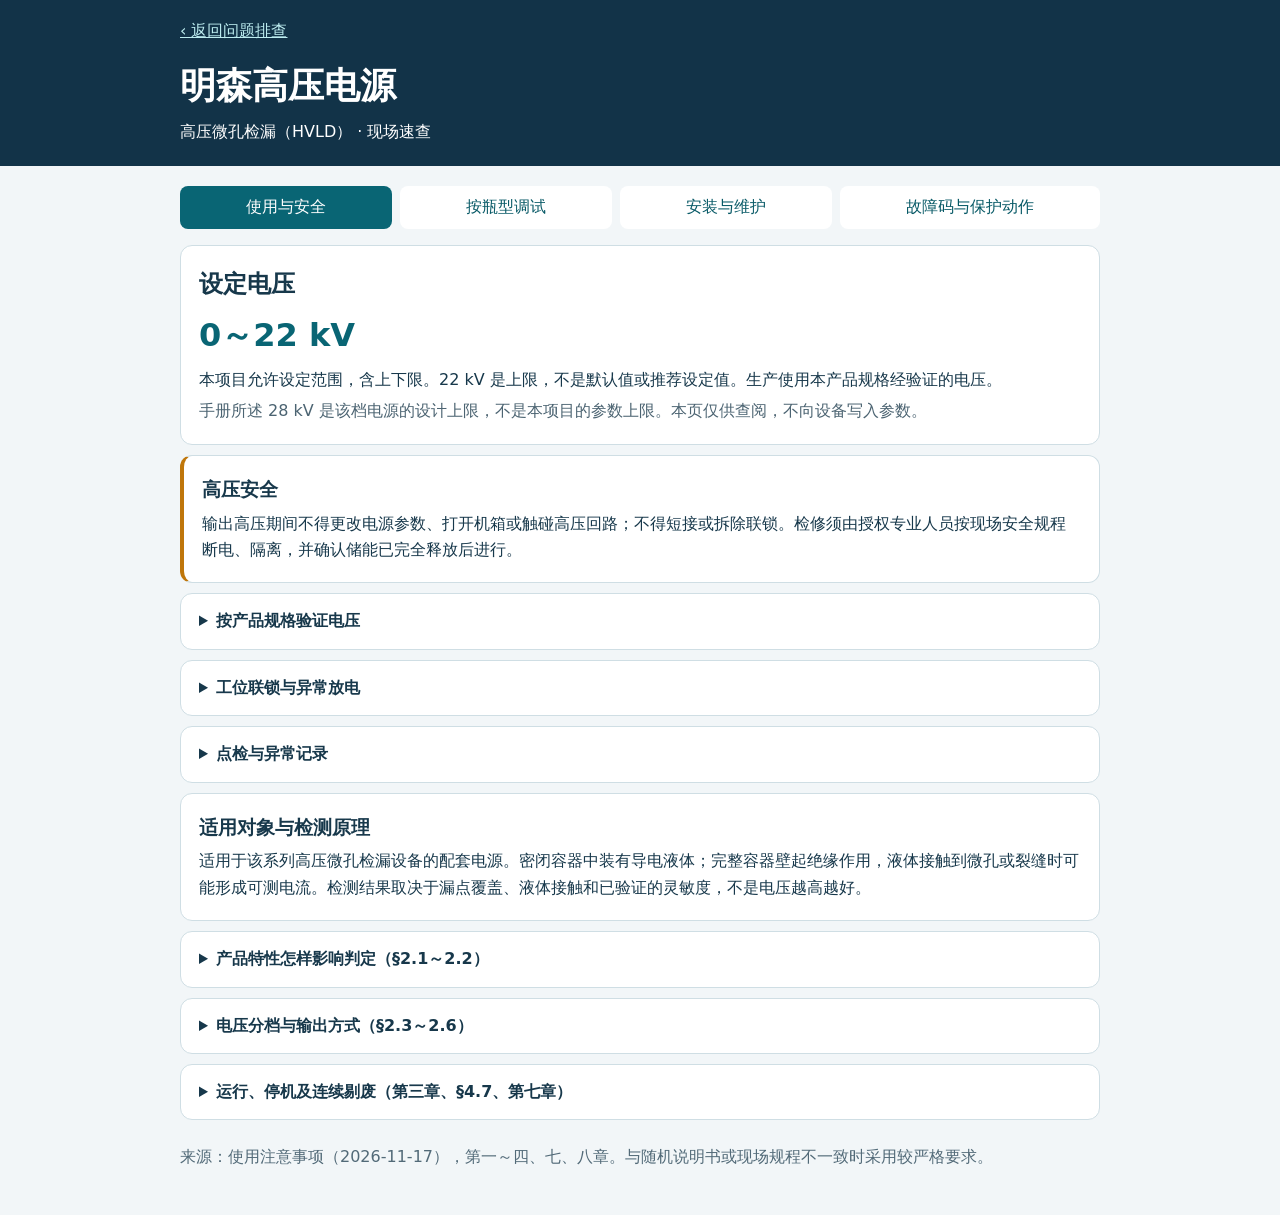
<file: test/hvld/index.html>
<!doctype html>
<html lang="zh-CN"><meta charset="utf-8"><meta name="viewport" content="width=device-width,initial-scale=1">
<title>明森高压电源 · 使用与故障码速查</title>
<style>
*{box-sizing:border-box}body{margin:0;background:#f2f6f8;color:#17384b;font:16px/1.65 system-ui,sans-serif}header{background:#123348;color:white;padding:18px max(5%,calc((100% - 920px)/2))}header a{color:#bdedf0}main{max-width:960px;margin:auto;padding:20px}h1{font-size:clamp(24px,4vw,36px);margin:12px 0 0}header p{margin:3px 0}nav{display:flex;gap:8px;margin-bottom:16px}nav a{padding:8px 16px;border-radius:8px;color:#075966;background:white;text-decoration:none}nav a[aria-current]{background:#096574;color:white}article,details,.panel{background:white;border:1px solid #cfdee4;border-radius:12px;padding:14px 18px;margin:10px 0}h2,h3,p{margin:5px 0}summary{font-weight:650;cursor:pointer}.limit{color:#096574;font-size:2rem}.warn{border-left:4px solid #bf760a}.meta,small{color:#4c6472}input{display:block;width:100%;font:inherit;padding:10px;border:1px solid #819aa5;border-radius:6px}button{font:inherit;cursor:pointer;margin:6px 5px 0 0}.code{font-family:monospace;color:#096574}footer{margin:24px 0;color:#526a78}a{color:#075966}[hidden]{display:none}
nav{flex-wrap:wrap}nav a{flex:1 1 auto;text-align:center}li+li{margin-top:.35em}dt{font-weight:650;color:#075966}dd{margin:0 0 .55rem}section>h2{margin-top:1.1em}details details{box-shadow:none}#results details{background:#f6f9fa}article,details{overflow-wrap:anywhere}
</style>
<header><a href="../#support">‹ 返回问题排查</a><h1>明森高压电源</h1><p>高压微孔检漏（HVLD） · 现场速查</p></header>
<main><nav aria-label="手册栏目"><a href="#usage">使用与安全</a><a href="#setup">按瓶型调试</a><a href="#care">安装与维护</a><a href="#faults">故障码与保护动作</a></nav>
<section id="usage"><article><h2>设定电压</h2><strong class="limit">0～22 kV</strong><p>本项目允许设定范围，含上下限。22 kV 是上限，不是默认值或推荐设定值。生产使用本产品规格经验证的电压。</p><p class="meta">手册所述 28 kV 是该档电源的设计上限，不是本项目的参数上限。本页仅供查阅，不向设备写入参数。</p></article>
<article class="warn"><h3>高压安全</h3><p>输出高压期间不得更改电源参数、打开机箱或触碰高压回路；不得短接或拆除联锁。检修须由授权专业人员按现场安全规程断电、隔离，并确认储能已完全释放后进行。</p></article>
<details><summary>按产品规格验证电压</summary><p>按瓶型、壁厚、材质、药液及装量确认工艺条件。使用标准阳性、阴性样品验证，在允许范围内选择满足检测灵敏度的最低电压。更换规格时使用对应的已验证配方，不照搬其他规格的数值。</p></details>
<details><summary>工位联锁与异常放电</summary><p>无瓶时不得输出高压。更换瓶型或调整电极后应按规程复核电极位置和间隙。异常拉弧或反复报警时，停止使用并交授权人员排查，不靠提高电压补偿。</p></details>
<details><summary>点检与异常记录</summary><p>每班检查面板、风扇、异味异响、电极清洁度及样品验证结果。发生异常时记录设定值、显示值、面板错误号、运行时长和剔废情况，保留记录供维修判断。</p></details>
<article><h3>适用对象与检测原理</h3><p>适用于该系列高压微孔检漏设备的配套电源。密闭容器中装有导电液体；完整容器壁起绝缘作用，液体接触到微孔或裂缝时可能形成可测电流。检测结果取决于漏点覆盖、液体接触和已验证的灵敏度，不是电压越高越好。</p></article>
<details><summary>产品特性怎样影响判定（§2.1～2.2）</summary><ul><li>容量、瓶径、壁厚和材质影响电场与信号。薄壁塑料、厚壁玻璃和不同规格不能共用未经验证的设定。</li><li>电导率低时信号较弱；油剂、冻干粉及极低电导率药液不宜直接套用本方法。手册 §2.2 将低于 1 μS/cm 列为不适用，第三章对最低电导率表述为“应大于 1～5 μS/cm”；临界产品须由工艺方确认适用性。</li><li>手册要求装量不低于容积的 30%，且检测姿态须使药液接触被检部位；装量不足或漏点未浸润，升压也不能补偿。</li><li>目标孔径越小，对阳性、阴性信号分离度的要求越高。阴性瓶不能因检测本身而受损。</li></ul></details>
<details><summary>电压分档与输出方式（§2.3～2.6）</summary><p>原手册将长期生产、限时使用、短时试验分档说明。本项目只采用不超过 22 kV 的生产范围；若验证要求超出范围，停止沿用本配方，由工艺方与厂家评估机型或高压包。不要放宽上限。</p><p>连续输出会增加部件承压时间、热积累及空工位拉弧风险。工位联锁方式仅在瓶子进入有效工位时输出，离开后停止；须核实瓶位信号、输出时序和检测覆盖。不得以连续输出代替缺失的有瓶联锁。</p><p>电极到瓶壁的检测间隙要一致；发射极到接收极的绝缘距离则要有裕量。须考虑无瓶、瓶体偏移、潮湿、尖点和污染等不利情况。不得仅凭空气击穿估算批准现场间距。</p></details>
<details><summary>运行、停机及连续剔废（第三章、§4.7、第七章）</summary><ul><li>生产前确认瓶体外壁、电极和标签干燥清洁。连续剔废或误剔明显增加时先停线，核对带水、污染、湿度、电极偏移和批次异常，不直接认定为整批坏瓶。</li><li>观察面板电流、异常拉弧和电源温升。持续顶在限流值、反复报警或打火频繁时停止运行并记录；避免频繁启停、输出短路或直接跳到高压档。</li><li>输出期间禁止按键设置和切换菜单。停机、降压按该机型批准的停机流程执行，不在放电时手动改参。复位前先排除原因；反复出现同一故障应报修。</li><li>每批记录检测电压、剔废数量和运行时间；异常时另记显示值、错误号、瓶型与电极状态。外接试验负载仅供授权人员按厂家规范核对阻值、耐压及功率裕量。</li></ul></details>
<footer>来源：使用注意事项（2026-11-17），第一～四、七、八章。与随机说明书或现场规程不一致时采用较严格要求。</footer></section>
<section id="setup" hidden><h2>按瓶型调试</h2><p>更换瓶型、装量、药液或电极后，重新核对位置、电压和判断阈值。以下是对验证项目的说明，不代替批准的产品验证方案。</p>
<article><h3>1 · 确认漏点覆盖与电极位置</h3><p>先列出瓶头、瓶颈、瓶身、瓶底、封口和接缝等高风险部位。圆柱瓶按设备设计自转实现全周扫描；不能旋转的 BFS、软袋采用不同方向、翻面或多工位组合。确认药液能浸润待检部位，夹具轨迹不刮瓶、不悬空，接收极接触稳定。</p></article>
<article><h3>2 · 选择与包装匹配的电极</h3><dl><dt>滚筒电极＋瓶体自转</dt><dd>适用于安瓿、西林瓶等硬质圆柱瓶，核对整个圆周的覆盖。</dd><dt>毛刷电极</dt><dd>适用于软袋、BFS 等，关注焊缝、管口和贴面覆盖；按本机及瓶型规定校核间距。</dd><dt>梳齿电极</dt><dd>用于瓶口、管口和边缘接缝等局部部位。</dd><dt>薄片或板式接收极</dt><dd>保持接收面平整清洁、与瓶底或袋底可靠接触，避免基线漂移。</dd></dl><p>刷丝、齿尖的设计形状与支架毛刺、烧蚀尖点不同。不得自行弯折、裁剪或修磨电极；严重磨损按规定更换并重新验证。</p></article>
<article><h3>3 · 用阳性和阴性样品确定电压</h3><p>准备已知孔径、不同漏孔部位的阳性样品及合格阴性样品。仅在项目范围内按批准的验证程序分档记录两组检测电流，选能稳定区分两组的最低电压。重复检查阴性瓶的瓶壁和封口未被检测过程损伤。将结果与产品规格绑定，不跨品种照搬。</p></article>
<article><h3>4 · 确定电流判断阈值</h3><ol><li>手册建议至少取 10 瓶阴性样品，记录检测电流，计算均值 μ、标准差 σ。</li><li>手册给出的候选阈值为大于 μ＋3σ，或按“阴性样品最大值＋极差”取整。该值须经混合试验确认，不能替代验证。</li><li>阳性与阴性混合测试至少 3 次：本次验证样品应全部正确剔除或通过。按漏孔部位和孔径记录最小检出限、阈值及电压，写入该规格报告。</li></ol></article>
<article><h3>5 · 开机、换规格及运行复核</h3><p>每班开机、换规格后，验证已知阳性和阴性样品；导电模拟样品应被剔除，绝缘模拟样品应通过，同时观察实际剔除动作。验证通过并记录后方可生产。模拟功能确认不能替代产品灵敏度验证。</p><p>手册建议检测环境为 45%～65% RH；超过 80% RH 时读数可能偏大。瓶壁水滴、湿标签可令读数偏高甚至拉弧；长期运行的静电积累可使基线漂移。先核查外壁干燥、接地和样品基线，勿直接改阈值掩盖漂移。</p></article><footer>来源：使用注意事项 §2.1～2.3、第三章、§4.1～4.7。</footer></section>
<section id="care" hidden><h2>安装与维护</h2><article class="warn"><h3>授权检修与残余高压</h3><p>停电不等于已放电。检修、清洁、更换部件前，须由授权人员按批准规程隔离、断电，按手册至少等待 5 分钟，并确认高压端完全放电；等待时间不能代替确认。保持防护、联锁和警示标识有效，按现场要求使用适用的绝缘防护用品。</p></article>
<article><h3>安装环境与供电</h3><p>手册建议环境温度 0～40 ℃、环境湿度不超过 70% RH；区别于调试页所列检测环境建议区间。避免热源、日晒和易燃易爆环境。保证散热通道畅通，清理风扇滤网，注意通风及臭氧抽排。清洗或潮湿后应充分干燥。</p><p>电源外壳和高压回路须可靠接地，按铭牌核对供电，优先独立回路，避免与大功率电机或焊机共线。运行期间禁止搬动设备。</p></article>
<article><h3>电缆与内部走线</h3><p>高压电缆不得打折、受压或被踩踏，手册规定弯曲半径不小于其外径的 4 倍。绝缘开裂、老化立即停用并安排更换。内部高压线按原设计悬空并与机壳、导体、信号及低压线束分隔；高压正负极不能并行捆扎。维修后复核原走线路径。</p></article>
<article><h3>检查周期</h3><dl><dt>每班</dt><dd>核对显示、风扇、电极清洁度、异味异响及阳性/阴性验证。</dd><dt>每月 · 授权维护</dt><dd>隔离并确认放电后检查积尘、插头和连线松动、烧蚀或碳化；复核悬空与分隔走线。</dd><dt>每半年 · 授权维护</dt><dd>检查高压包鼓包、开裂、变色及放电痕迹；有条件时比较绝缘电阻历史趋势，显著下降应评估更换。</dd><dt>长期停用与重新启用</dt><dd>断开供电，清洁后干燥避光存放。手册建议长期存放期间每年至少安排一次维护性通电；按厂家及现场批准方案执行。重新启用时由低档分段确认稳定，再恢复正常使用。</dd><dt>运输</dt><dd>断电且放电完毕，采用原包装或可靠固定，避免震动和跌落。</dd></dl></article><footer>来源：使用注意事项第五～八章。</footer></section>
<section id="faults" hidden><div class="panel"><h2>故障码速查</h2><p>适用：T126 系主板及配套显示板。按面板原样输入，默认按十六进制解释。</p>
<label for="query">面板错误号或中文关键词</label><input id="query" autocomplete="off" placeholder="如 07、0C、19 或“漏电”">
<small>面板 19 = 0x19 = 十进制 25；不是十进制 19。以下“含义”为手册解释，不一定是面板显示文字。</small></div>
<details><summary>发生保护动作，但没有显示错误号？</summary><p>手册区分保护动作与上报故障：降额、短时关断等可先于报错发生。没有错误号不表示设备正常；记录现象、运行条件及后续报码，交授权人员核查。</p></details>
<details><summary>七项保护动作：没有报码时设备可能在做什么？</summary><dl>
<dt>L1 降额</dt><dd>电流达到约 1.0 A 时限制输出继续上调。</dd>
<dt>L2 间歇保护</dt><dd>约 1.5 A 持续满足确认条件，暂停输出、冷却后缓慢恢复；累计到锁存条件可转为 07。</dd>
<dt>L4 快速关断</dt><dd>约 2.2 A 时快速关断并计入保护累计；不是单独的面板码。</dd>
<dt>电流突增保护</dt><dd>该版本默认关闭，不应将正常检漏打火直接解释为此项动作。</dd>
<dt>过压采样满量程</dt><dd>检测通道达到满量程后斩波，限速恢复并记账。</dd>
<dt>关断期电压监视</dt><dd>间歇保护关断后电压仍高于设定值的 120% 时延长冷却，不另报故障码。</dd>
<dt>漏电初次响应</dt><dd>先停止当前输出，再按持续或间歇条件确认是否上报 0C。</dd></dl><p>这里的电流是固件保护条件，不是按产品验证的检漏电流判断阈值，也不是允许用户调整的参数。</p></details>
<details><summary>怎样读面板、蜂鸣和故障记录？</summary><ol><li>先抄下或拍下面板错误号，按十六进制查。某些错误只见编号，没有文字；没有文字不等于没有故障。</li><li>下列条目的“面板文本”按手册列出的文本映射填写，实际显示以固件和实机为准。</li><li>手册所述蜂鸣：十进制编号 ≤15 时按编号短鸣，≥16 时长鸣约一秒。优先核对屏幕或记录，不仅凭蜂鸣判断。</li><li>错误页可能短暂显示后自动返回主界面。进入本机故障记录页核对最近记录与打火寿命计数；同码连续复发不一定重复写入。</li><li>主板上报码与显示板本地产生的记录来源不同。记录含故障发生时的现场信息；清除或重启前先保留错误号、运行工况和显示值。</li></ol></details>
<p id="count" role="status"></p><div id="results"></div><footer>依据：《高压电源故障代码及处理一览表》，2026-11-26。锁存类故障须先查明原因，不以反复重启代替检修。</footer></section></main>
<script src="faults.js"></script></html>
</file>
<file: test/workflow-prototype.css>
:root {
  --success: #1f7a57;
  --warning: #a65d08;
  --danger: #b33b4a;
  --info: #2b6f9f;
}

[hidden] { display: none !important; }

.site-header { flex-wrap: wrap; }
.site-actions {
  flex: 1 1 760px;
  flex-wrap: wrap;
  justify-content: flex-end;
}
.site-nav { flex-wrap: wrap; justify-content: flex-end; }

.prototype-role-control {
  display: flex;
  align-items: center;
  gap: 8px;
}

.prototype-role-control label {
  color: rgba(255, 255, 255, 0.78);
  font-size: 14px;
  font-weight: 600;
  white-space: nowrap;
}

.prototype-role-control select {
  min-width: 150px;
  padding: 8px 10px;
  border: 1px solid rgba(255, 255, 255, 0.42);
  border-radius: 8px;
  background: #fff;
  color: var(--text);
  font: inherit;
  cursor: pointer;
}

.prototype-banner {
  display: flex;
  align-items: center;
  justify-content: center;
  gap: 10px;
  padding: 9px 18px;
  border-bottom: 1px solid #ead8aa;
  background: #fff8e7;
  color: #6f510b;
  font-size: 14px;
}

.prototype-banner strong {
  padding: 3px 9px;
  border-radius: 999px;
  background: #f1dfaa;
  color: #5f4509;
}

.workflow-view {
  max-width: 1280px;
  margin: 0 auto;
  padding: clamp(28px, 5vw, 64px) clamp(18px, 4vw, 42px) 72px;
}

.workflow-heading {
  display: flex;
  align-items: flex-end;
  justify-content: space-between;
  gap: 24px;
  margin-bottom: 26px;
}

.workflow-heading h1 {
  margin: 0;
  color: var(--navy);
  font-size: clamp(30px, 5vw, 54px);
  line-height: 1.08;
  letter-spacing: -0.03em;
}

.workflow-kicker {
  margin: 0 0 8px;
  color: var(--teal);
  font-size: 13px;
  font-weight: 800;
  letter-spacing: 0.1em;
}

.workflow-lead {
  max-width: 780px;
  margin: 13px 0 0;
  color: var(--muted);
  font-size: 17px;
  line-height: 1.7;
}

.phase-chip,
.role-chip,
.status-badge {
  display: inline-flex;
  align-items: center;
  justify-content: center;
  width: fit-content;
  border-radius: 999px;
  font-size: 13px;
  font-weight: 700;
  line-height: 1;
  white-space: nowrap;
}

.phase-chip { padding: 8px 11px; background: var(--alternate); color: var(--teal); }
.role-chip { padding: 6px 9px; background: #e9f2f8; color: var(--navy); }
.status-badge { padding: 6px 9px; background: #eef2f5; color: var(--muted); }
.status-badge[data-status="pending"] { background: #fff2d8; color: var(--warning); }
.status-badge[data-status="confirmed"],
.status-badge[data-status="building"] { background: #e6f2fb; color: var(--info); }
.status-badge[data-status="success"],
.status-badge[data-status="verified"],
.status-badge[data-status="enabled"] { background: #e5f5ed; color: var(--success); }
.status-badge[data-status="failed"],
.status-badge[data-status="disabled"] { background: #fbe9ec; color: var(--danger); }

.workflow-grid {
  display: grid;
  grid-template-columns: repeat(3, minmax(0, 1fr));
  gap: 18px;
}

.workflow-card,
.workflow-panel {
  border: 1px solid var(--border);
  border-radius: 16px;
  background: var(--surface);
  box-shadow: 0 10px 32px rgba(20, 55, 86, 0.06);
}

.workflow-card { padding: 22px; }
.guide-edit-entry,.guide-editor button { cursor:pointer; padding:.55rem .8rem; border:1px solid var(--border); border-radius:7px; background:white; color:var(--navy); font:inherit; }
.guide-edit-entry { margin-top:.6rem; }
.guide-editor { width:min(48rem,94vw); max-height:90vh; box-sizing:border-box; overflow:auto; padding:clamp(12px,3vw,28px); border:1px solid var(--border); border-radius:16px; color:var(--navy); }
.guide-editor::backdrop { background:#112b40aa; }
.guide-editor header,.guide-editor footer,.editor-images { display:flex; align-items:center; gap:.6rem; flex-wrap:wrap; }
.guide-editor header { justify-content:space-between; }
.guide-editor h2,.guide-editor h3 { margin:.35rem 0; }
.guide-editor label { display:grid; gap:.35rem; margin:.75rem 0; font-weight:600; }
.guide-editor input,.guide-editor textarea { box-sizing:border-box; width:100%; padding:.6rem; font:inherit; color:inherit; border:1px solid var(--border); border-radius:6px; }
.guide-editor textarea { min-height:5rem; resize:vertical; }
.guide-editor section { padding:1rem 0; border-top:1px solid var(--border); }
.guide-editor p { white-space:pre-line; overflow-wrap:anywhere; }
.guide-editor footer { position:sticky; bottom:0; background:white; border-top:1px solid var(--border); padding:.65rem 0; }
.editor-images figure { margin:0; width:min(100%,13rem); }
.editor-images img { display:block; width:100%; height:7rem; object-fit:contain; }
#support { padding-block-start: clamp(20px, 4vw, 48px); }
#support .workflow-grid { grid-template-columns: repeat(2,minmax(0,1fr)); gap: 12px; }
#support .workflow-card { position: relative; padding: 16px 18px 16px 66px; min-width: 0; overflow-wrap: anywhere; }
#support .workflow-card-index { position:absolute; left:16px; top:16px; width:34px; height:34px; margin:0; }
#support .workflow-card h2 { font-size:1.18rem; line-height:1.45; }
#support .workflow-card > p { margin-top:4px; }
#support [data-timeout-guide] { border-top:3px solid var(--teal); }
#support [data-timeout-guide] summary { cursor:pointer; padding:8px 0; }
#support [data-timeout-guide] ol { margin:12px 0 0; padding:0; list-style:none; counter-reset:guide; }
#support [data-timeout-guide] li { counter-increment:guide; border-top:1px solid var(--border); padding:18px 0; }
#support [data-timeout-guide] li > strong::before { content:counter(guide, decimal-leading-zero) " / "; color:var(--teal); }
#support [data-timeout-guide] li > p { max-width:76ch; margin:6px 0 0; }
.timeout-gallery { display:flex; flex-wrap:wrap; gap:12px; margin-top:12px; }
.timeout-gallery a { display:grid; width:min(100%,260px); border:1px solid var(--border); border-radius:8px; overflow:hidden; text-decoration:none; background:white; cursor:zoom-in; }
.timeout-gallery img { display:block; width:100%; height:135px; object-fit:contain; }
.timeout-gallery span { padding:6px 10px; background:var(--alternate); color:var(--navy); font-size:.9rem; }
@media (max-width:720px) {
  #support .workflow-grid { grid-template-columns:minmax(0,1fr); }
  #support [data-timeout-guide] details { margin-left:-48px; }
  #support [data-timeout-guide] summary { margin-left:48px; }
  .timeout-gallery a { width:100%; }
}
.workflow-card h2,
.workflow-panel h2 { margin: 0; color: var(--navy); }
.workflow-card p { margin: 10px 0 0; color: var(--muted); line-height: 1.65; }

.workflow-card-index {
  display: grid;
  width: 38px;
  height: 38px;
  margin-bottom: 18px;
  place-items: center;
  border-radius: 12px;
  background: var(--alternate);
  color: var(--teal);
  font-weight: 800;
}

.workflow-split {
  display: grid;
  grid-template-columns: minmax(300px, 0.8fr) minmax(0, 1.2fr);
  gap: 20px;
}

.workflow-panel { padding: 22px; }
.workflow-panel-header {
  display: flex;
  align-items: center;
  justify-content: space-between;
  gap: 16px;
  margin-bottom: 18px;
}

.workflow-form {
  display: grid;
  gap: 15px;
}

.workflow-form-grid {
  display: grid;
  grid-template-columns: repeat(2, minmax(0, 1fr));
  gap: 15px;
}

.workflow-field { display: grid; gap: 7px; }
.workflow-field.full { grid-column: 1 / -1; }
.workflow-field label { color: var(--navy); font-size: 14px; font-weight: 700; }

.workflow-field input,
.workflow-field select,
.workflow-field textarea {
  width: 100%;
  min-height: 42px;
  padding: 10px 12px;
  border: 1px solid var(--border);
  border-radius: 9px;
  background: #fff;
  color: var(--text);
  font: inherit;
}

.workflow-field textarea { min-height: 100px; resize: vertical; }
.workflow-field input:focus,
.workflow-field select:focus,
.workflow-field textarea:focus {
  border-color: var(--teal);
  outline: 3px solid rgba(19, 130, 137, 0.14);
}

.workflow-button,
.workflow-print-button,
.table-action {
  border: 0;
  border-radius: 9px;
  font: inherit;
  font-weight: 700;
  cursor: pointer;
}

.workflow-button,
.workflow-print-button { min-height: 43px; padding: 10px 16px; }
.workflow-button { background: var(--teal); color: #fff; }
.workflow-button.secondary { border: 1px solid var(--border); background: #fff; color: var(--navy); }
.workflow-print-button { flex: 0 0 auto; background: var(--navy); color: #fff; }
.table-action { padding: 7px 10px; background: var(--alternate); color: var(--navy); }
.table-action.danger { background: #fbe9ec; color: var(--danger); }
.table-action:disabled,
.workflow-button:disabled { cursor: not-allowed; opacity: 0.48; }

.workflow-note {
  margin: 0 0 20px;
  padding: 12px 14px;
  border-left: 4px solid var(--teal);
  border-radius: 8px;
  background: var(--alternate);
  color: var(--muted);
  line-height: 1.6;
}

.workflow-table-shell {
  overflow-x: auto;
  border: 1px solid var(--border);
  border-radius: 12px;
}

.workflow-table {
  min-width: 860px;
  table-layout: auto;
}

.workflow-table th,
.workflow-table td { white-space: normal; }
.workflow-table td:nth-child(2) { min-width: 0; color: var(--text); }
.workflow-table-actions { display: flex; flex-wrap: wrap; gap: 7px; }

.workflow-empty {
  padding: 32px 18px;
  color: var(--muted);
  text-align: center;
}

.workflow-summary {
  display: grid;
  grid-template-columns: repeat(4, minmax(0, 1fr));
  gap: 12px;
  margin-bottom: 20px;
}

.workflow-summary-card {
  padding: 16px;
  border: 1px solid var(--border);
  border-radius: 12px;
  background: var(--surface);
}

.workflow-summary-card strong { display: block; color: var(--navy); font-size: 26px; }
.workflow-summary-card span { color: var(--muted); font-size: 14px; }

.workflow-toast {
  position: fixed;
  right: 22px;
  bottom: 22px;
  z-index: 50;
  max-width: min(380px, calc(100vw - 44px));
  padding: 13px 16px;
  border-radius: 10px;
  background: var(--navy);
  color: #fff;
  box-shadow: 0 14px 36px rgba(20, 55, 86, 0.26);
}

.registration-heading {
  display: flex;
  align-items: flex-end;
  justify-content: space-between;
  gap: 20px;
}

@media (max-width: 1060px) {
  .workflow-grid { grid-template-columns: 1fr; }
  .workflow-split { grid-template-columns: 1fr; }
  .workflow-summary { grid-template-columns: repeat(2, minmax(0, 1fr)); }
}

@media (max-width: 760px) {
  .site-nav { grid-template-columns: repeat(2, 1fr); }
  .site-actions { flex-basis: auto; }
  .prototype-role-control { justify-content: space-between; }
  .prototype-role-control select { flex: 1; }
  .prototype-banner { align-items: flex-start; flex-direction: column; }
  .workflow-heading,
  .registration-heading { align-items: stretch; flex-direction: column; }
  .workflow-form-grid { grid-template-columns: 1fr; }
  .workflow-field.full { grid-column: auto; }
  .workflow-summary { grid-template-columns: 1fr 1fr; }
  .workflow-print-button { width: 100%; }
}

@media print {
  @page { size: A4 landscape; margin: 8mm; }
  body { background: #fff; }
  .site-header,
  .prototype-banner,
  .view { display: none !important; }
  body:not(.print-registration) #parameters { display: block !important; }
  body.print-registration #media { display: block !important; max-width: none; padding: 0; }
  .app-header { padding: 0 0 14px; background: #fff; color: #000; }
  .workflow-print-button,
  #media > .eyebrow,
  #media > .section-copy { display: none !important; }
  .parameter-main { padding: 0; }
  .table-shell { max-width: none; border-radius: 0; box-shadow: none; }
  .table-meta { padding: 8px 10px; }
  table { display: table; width: 100%; table-layout: fixed; }
  thead { display: table-header-group; }
  tbody { display: table-row-group; padding: 0; }
  tr,
  tbody tr,
  tbody tr:nth-child(even) {
    display: table-row;
    width: auto;
    border: 0;
    border-radius: 0;
    background: transparent;
    break-inside: avoid;
    page-break-inside: avoid;
  }
  th,
  td,
  td:first-child,
  td:nth-child(2) {
    display: table-cell;
    width: auto;
    min-width: 0;
    padding: 4px 6px;
    border-right: 1px solid var(--border);
    border-bottom: 1px solid var(--border);
    font-size: 8pt;
    white-space: normal;
  }
  th:nth-child(1), td:nth-child(1) { width: 22%; }
  th:nth-child(2), td:nth-child(2) { width: 14%; }
  th:nth-child(3), td:nth-child(3) { width: 64%; }
  td::before { display: none; content: none; }
  body.print-registration #media h1 { margin-bottom: 12px; color: #000; font-size: 22pt; }
  body.print-registration .registration-layout { margin-top: 0; }
  body.print-registration .media-card { padding: 0; border: 0; box-shadow: none; }
  body.print-registration .registration-parameter-table { margin-top: 8px; }
  body.print-registration .registration-module-table th:first-child,
  body.print-registration .registration-module-table td:first-child { width: 32%; }
  body.print-registration .registration-module-table th:nth-child(2),
  body.print-registration .registration-module-table td:nth-child(2) { width: 68%; }
  body.print-denied > * { display: none !important; }
  body.print-denied::after {
    content: attr(data-print-denied-message);
    display: block;
    padding: 24mm;
    color: #143756;
    font: 700 18pt/1.45 system-ui, sans-serif;
    text-align: center;
  }
}
</file>
<file: test/plc-manuals.css>
.plc-view {
  max-width: 1280px;
  margin: 0 auto;
  padding: clamp(28px, 5vw, 64px) clamp(18px, 4vw, 42px) 72px;
}

.workflow-card-link,
.plc-back-link {
  display: inline-flex;
  align-items: center;
  width: fit-content;
  color: var(--teal);
  font-weight: 800;
  text-decoration: none;
}

.workflow-card-link { margin-top: 14px; }
.workflow-card-link::after { margin-left: 7px; content: "→"; }
.workflow-card-link:hover,
.plc-back-link:hover { text-decoration: underline; }

.plc-entry-grid { display: grid; grid-template-columns: minmax(0, 1fr); gap: 20px; }

.plc-entry-card {
  display: grid;
  grid-template-columns: auto minmax(0, 1fr) auto;
  align-items: center;
  gap: 24px;
  padding: clamp(24px, 4vw, 38px);
  border: 1px solid var(--border);
  border-radius: 24px;
  background: linear-gradient(135deg, #fff 0%, #eef7fa 100%);
  box-shadow: 0 18px 48px rgba(20, 55, 86, 0.08);
}

.plc-entry-code {
  display: grid;
  place-items: center;
  width: 78px;
  height: 78px;
  border-radius: 20px;
  background: var(--navy);
  color: #fff;
  font-size: 24px;
  font-weight: 900;
  letter-spacing: 0.05em;
}

.plc-entry-card h2,
.plc-guide-card h2,
.diagnostic-priority h2,
.manual-search-card h2,
.manual-library h2 {
  margin: 0;
  color: var(--navy);
}

.plc-entry-card p { margin: 8px 0 0; color: var(--muted); line-height: 1.7; }

.plc-guide-card,
.diagnostic-priority,
.manual-search-card,
.manual-library {
  margin-top: 24px;
  padding: clamp(22px, 4vw, 34px);
  border: 1px solid var(--border);
  border-radius: 22px;
  background: #fff;
  box-shadow: 0 14px 40px rgba(20, 55, 86, 0.07);
}

.plc-guide-grid {
  display: grid;
  grid-template-columns: repeat(3, minmax(0, 1fr));
  gap: 16px;
  margin-top: 20px;
}

.plc-guide-grid > div {
  padding: 20px;
  border-radius: 16px;
  background: var(--alternate);
}

.plc-guide-grid strong { color: var(--teal); font-size: 13px; letter-spacing: 0.08em; }
.plc-guide-grid h3 { margin: 10px 0 6px; color: var(--navy); }
.plc-guide-grid p { margin: 0; color: var(--muted); line-height: 1.65; }

.plc-back-link { margin-bottom: 18px; }
.plc-back-link::before { margin-right: 7px; content: "←"; }

.plc-version-warning {
  display: flex;
  gap: 14px;
  margin-bottom: 24px;
  padding: 17px 20px;
  border: 1px solid #ead8aa;
  border-radius: 14px;
  background: #fff8e7;
  color: #6f510b;
  line-height: 1.6;
}

.plc-version-warning strong { white-space: nowrap; }

.diagnostic-priority {
  display: grid;
  grid-template-columns: minmax(260px, 0.8fr) minmax(0, 1.2fr);
  align-items: center;
  gap: 26px;
}

.diagnostic-priority p:not(.workflow-kicker) { color: var(--muted); line-height: 1.7; }

.diagnostic-class-grid { display: grid; grid-template-columns: repeat(4, minmax(0, 1fr)); gap: 10px; }

.diagnostic-class {
  min-height: 112px;
  padding: 16px;
  border-radius: 16px;
  color: #fff;
}

.diagnostic-class strong { display: block; font-size: 32px; line-height: 1; }
.diagnostic-class span { display: block; margin-top: 17px; font-size: 13px; font-weight: 700; line-height: 1.35; }
.diagnostic-class.class-f { background: #a93342; }
.diagnostic-class.class-e { background: #b86c0b; }
.diagnostic-class.class-c { background: #2b6f9f; }
.diagnostic-class.class-a { background: #297259; }

.manual-search-heading,
.manual-library-heading {
  display: flex;
  align-items: flex-end;
  justify-content: space-between;
  gap: 20px;
  margin-bottom: 20px;
}

.manual-search-heading p,
.manual-library-heading p { margin: 8px 0 0; color: var(--muted); }

.manual-count {
  padding: 7px 11px;
  border-radius: 999px;
  background: var(--alternate);
  color: var(--teal);
  font-size: 13px;
  font-weight: 800;
  white-space: nowrap;
}

.manual-search-controls {
  display: grid;
  grid-template-columns: minmax(260px, 1.5fr) minmax(190px, 0.8fr) minmax(150px, 0.6fr) auto;
  align-items: end;
  gap: 12px;
}

.manual-search-field { display: grid; gap: 7px; color: var(--navy); font-size: 13px; font-weight: 800; }
.manual-search-field input,
.manual-search-field select {
  width: 100%;
  min-height: 44px;
  padding: 10px 12px;
  border: 1px solid var(--border);
  border-radius: 10px;
  background: #fff;
  color: var(--text);
  font: inherit;
}

.manual-search-field input:focus,
.manual-search-field select:focus { outline: 3px solid rgba(35, 135, 151, 0.16); border-color: var(--teal); }
.manual-reset-button { min-height: 44px; padding: 10px 18px; }

.diagnostic-examples { display: flex; flex-wrap: wrap; gap: 8px; margin-top: 12px; }
.diagnostic-examples button {
  padding: 6px 10px;
  border: 1px solid var(--border);
  border-radius: 999px;
  background: #f7fafb;
  color: var(--navy);
  font: inherit;
  font-size: 12px;
  font-weight: 800;
  cursor: pointer;
}

.diagnostic-examples button:hover { border-color: var(--teal); color: var(--teal); }
.diagnostic-summary { margin: 18px 0 10px; color: var(--muted); font-size: 14px; }

.diagnostic-results { border: 1px solid var(--border); border-radius: 14px; overflow: hidden; }
.diagnostic-result {
  display: grid;
  grid-template-columns: 92px minmax(0, 1fr) minmax(175px, 0.55fr) 62px auto;
  align-items: center;
  gap: 14px;
  padding: 14px 16px;
  border-bottom: 1px solid var(--border);
}
.diagnostic-result:last-child { border-bottom: 0; }
.diagnostic-result:nth-child(even) { background: #f8fbfc; }

.diagnostic-code {
  width: fit-content;
  padding: 6px 9px;
  border-radius: 8px;
  background: var(--navy);
  color: #fff;
  font-family: ui-monospace, SFMono-Regular, Consolas, monospace;
  font-weight: 900;
  letter-spacing: 0.04em;
}

.diagnostic-title-group { display: grid; gap: 3px; min-width: 0; }
.diagnostic-title { color: var(--navy); font-weight: 750; line-height: 1.45; }
.diagnostic-original { color: var(--muted); font-size: 12px; line-height: 1.4; overflow-wrap: anywhere; }
.diagnostic-version { color: var(--muted); font-size: 13px; line-height: 1.45; }
.diagnostic-page { color: var(--muted); font-size: 13px; }
.diagnostic-open-link {
  padding: 7px 10px;
  border-radius: 8px;
  background: var(--teal);
  color: #fff;
  font-size: 12px;
  font-weight: 800;
  text-decoration: none;
  white-space: nowrap;
}
.diagnostic-open-link:hover { background: #176f7c; }
.diagnostic-empty { padding: 32px 18px; color: var(--muted); text-align: center; }

.manual-card-grid { display: grid; grid-template-columns: repeat(2, minmax(0, 1fr)); gap: 18px; }
.manual-card {
  display: flex;
  flex-direction: column;
  min-height: 260px;
  padding: 24px;
  border: 1px solid var(--border);
  border-radius: 18px;
  background: linear-gradient(155deg, #fff, #f1f7f9);
}
.manual-card-tag { width: fit-content; padding: 5px 8px; border-radius: 7px; background: var(--navy); color: #fff; font-size: 11px; font-weight: 900; letter-spacing: 0.06em; }
.manual-card h3 { margin: 16px 0 8px; color: var(--navy); font-size: 20px; line-height: 1.35; }
.manual-card-meta { display: grid; gap: 6px; margin: 8px 0 22px; color: var(--muted); font-size: 14px; }
.manual-card-actions { display: flex; flex-wrap: wrap; gap: 10px; margin-top: auto; }
.manual-card-actions a { padding: 9px 12px; border-radius: 9px; font-weight: 800; text-decoration: none; }
.manual-card-actions a:first-child { background: var(--teal); color: #fff; }
.manual-card-actions a:last-child { border: 1px solid var(--border); background: #fff; color: var(--navy); }
.manual-source-note { margin: 22px 4px 0; color: var(--muted); font-size: 13px; line-height: 1.65; }

@media (max-width: 1000px) {
  .plc-entry-card { grid-template-columns: auto minmax(0, 1fr); }
  .plc-entry-card .primary-button { grid-column: 1 / -1; width: fit-content; }
  .diagnostic-priority { grid-template-columns: 1fr; }
  .manual-search-controls { grid-template-columns: 1fr 1fr; }
  .manual-search-query { grid-column: 1 / -1; }
  .diagnostic-result { grid-template-columns: 82px minmax(0, 1fr) 150px 54px; }
  .diagnostic-open-link { grid-column: 2 / -1; width: fit-content; }
}

@media (max-width: 760px) {
  .plc-guide-grid,
  .manual-card-grid { grid-template-columns: 1fr; }
  .diagnostic-class-grid { grid-template-columns: 1fr 1fr; }
  .manual-search-controls { grid-template-columns: 1fr; }
  .manual-search-query { grid-column: auto; }
  .manual-reset-button { width: 100%; }
  .plc-version-warning,
  .manual-search-heading,
  .manual-library-heading { align-items: flex-start; flex-direction: column; }
  .diagnostic-result {
    grid-template-columns: 1fr;
    gap: 7px;
    padding: 16px;
  }
  .diagnostic-open-link { grid-column: auto; }
}

@media (max-width: 520px) {
  .plc-entry-card { grid-template-columns: 1fr; }
  .plc-entry-code { width: 62px; height: 62px; border-radius: 16px; font-size: 19px; }
  .diagnostic-class-grid { grid-template-columns: 1fr; }
}
</file>
